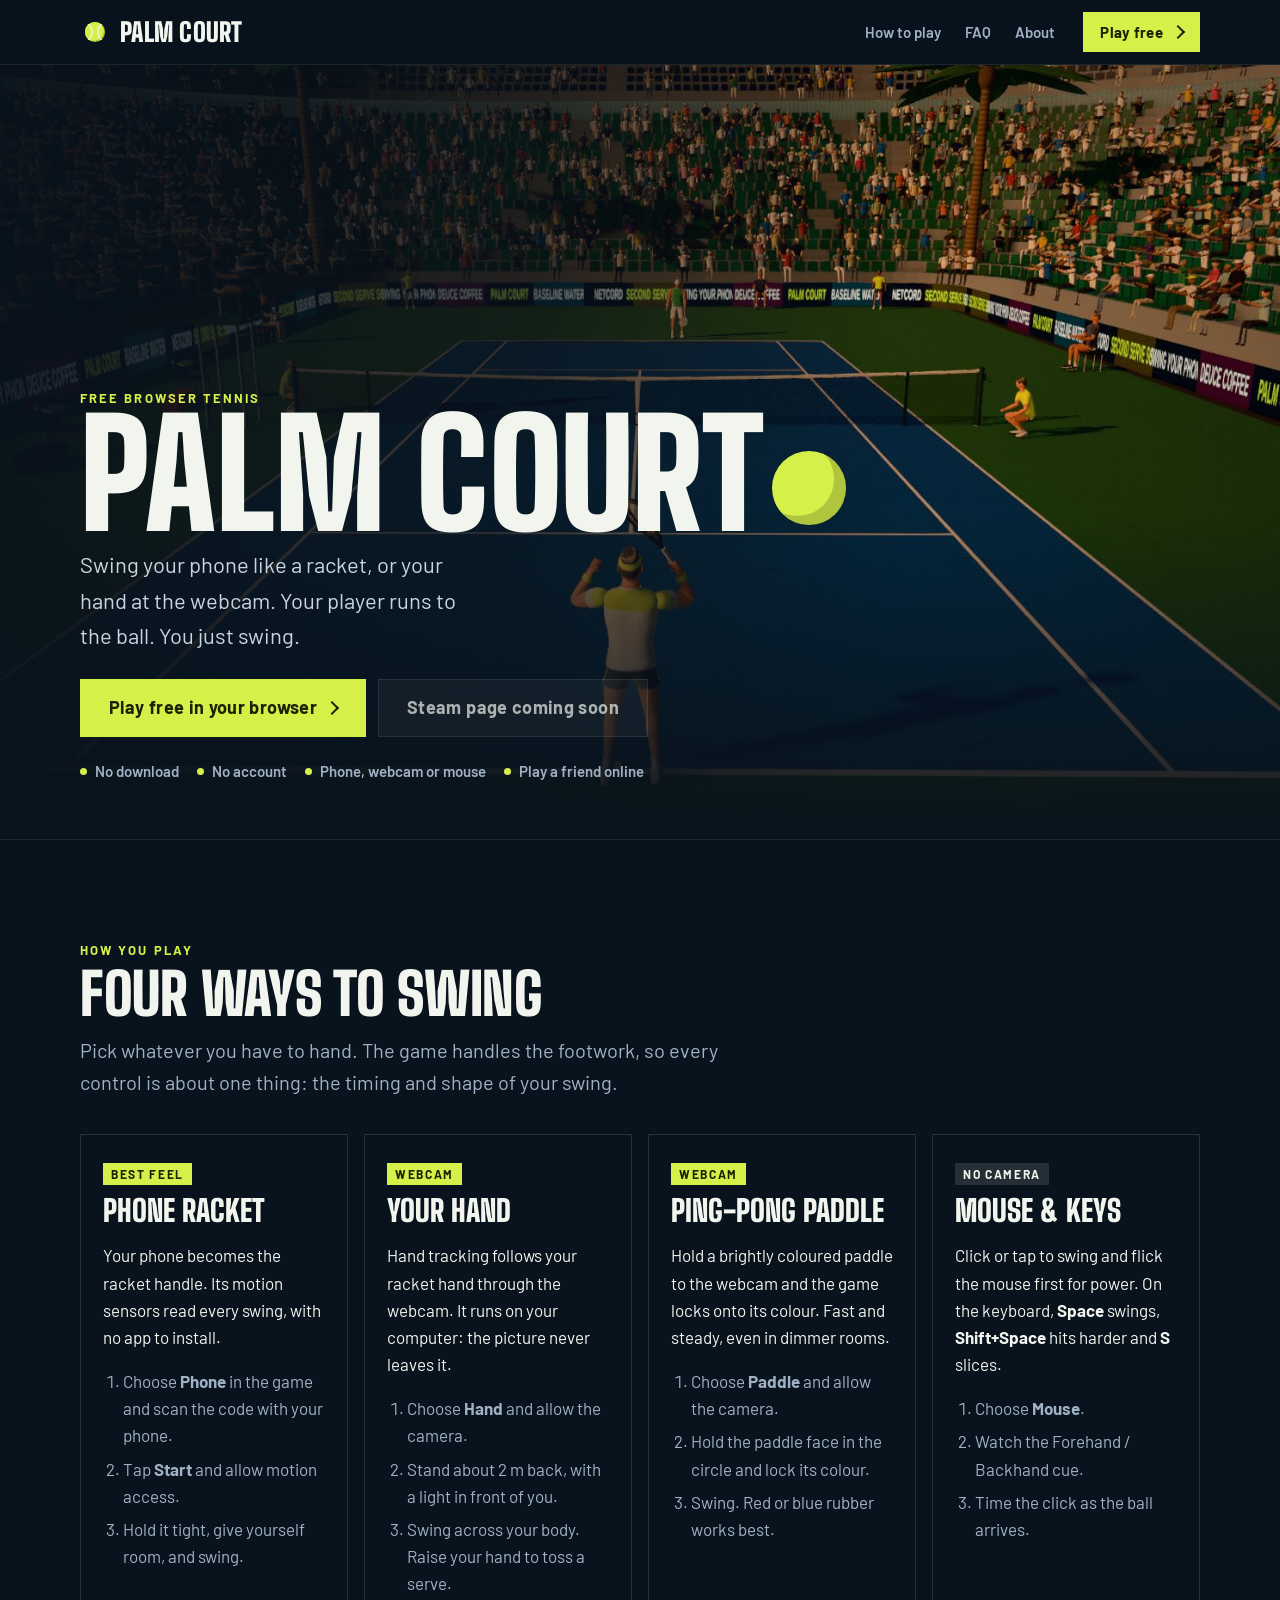
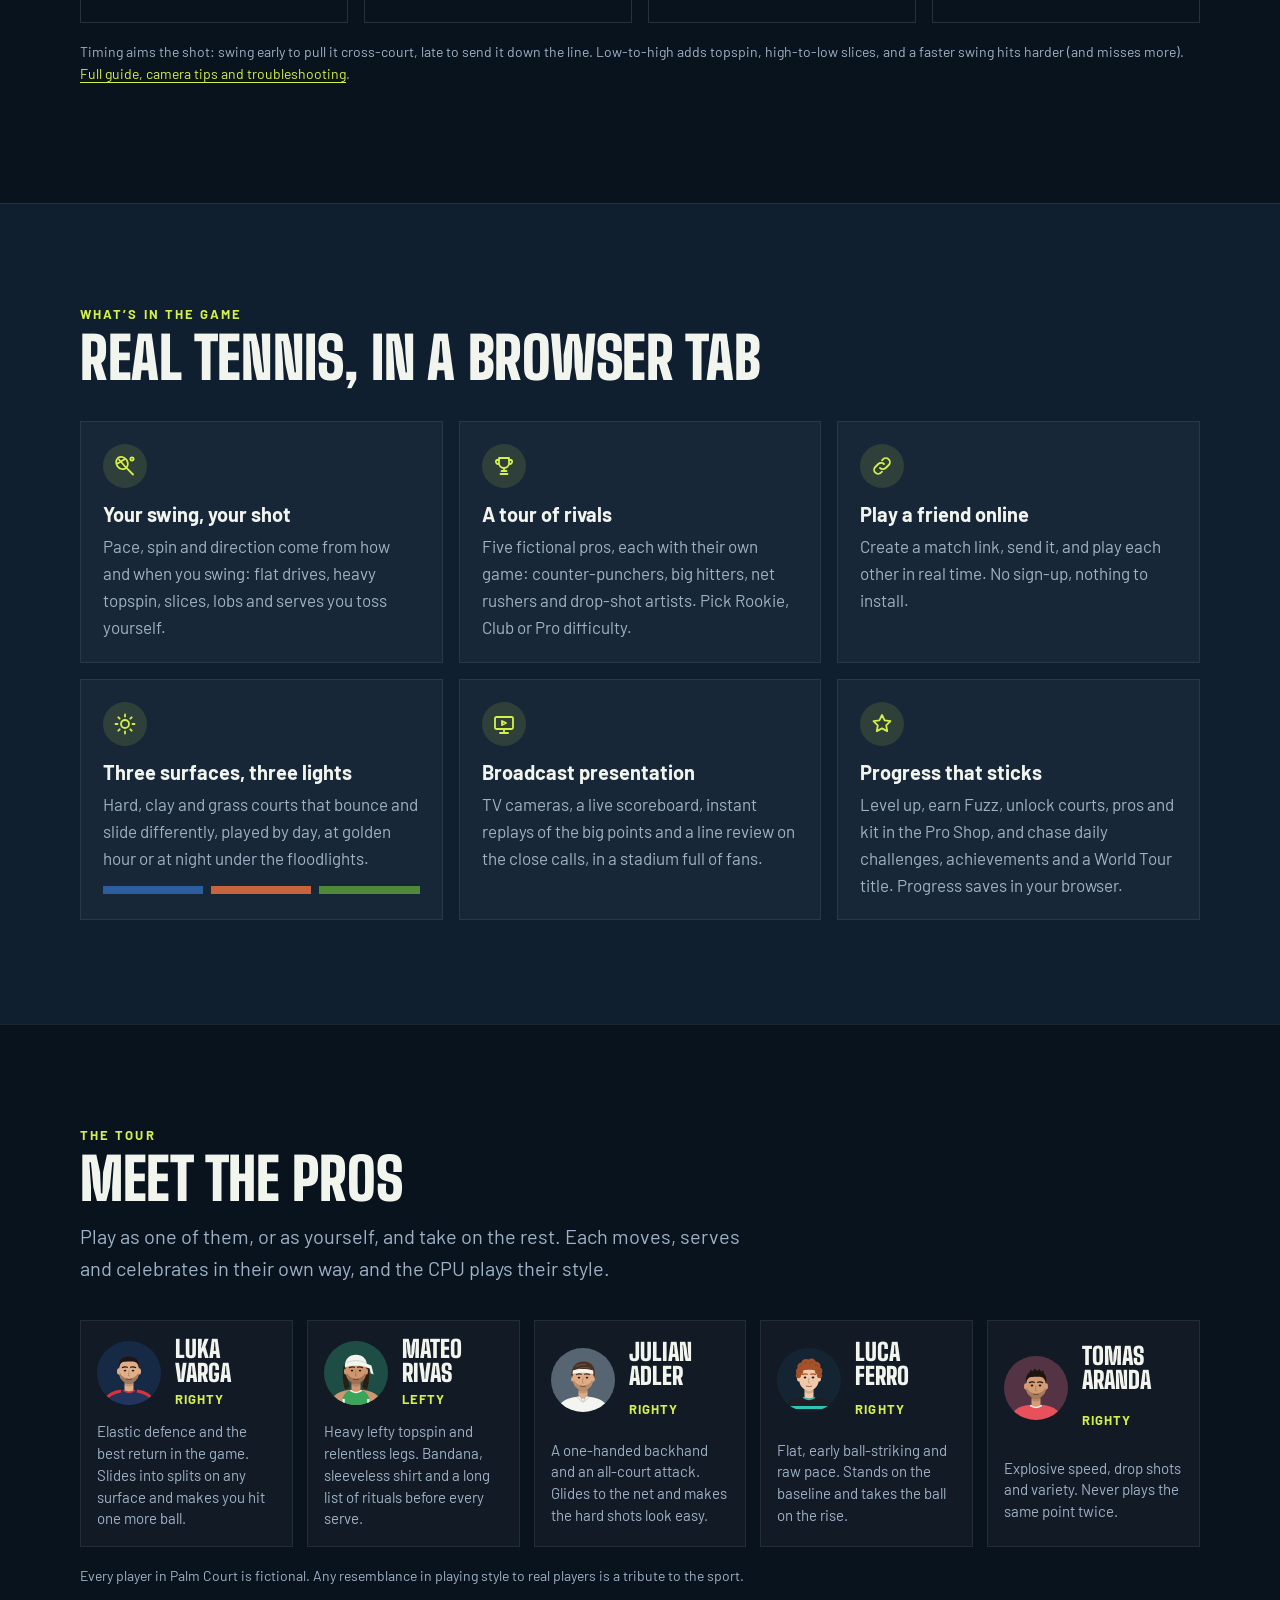
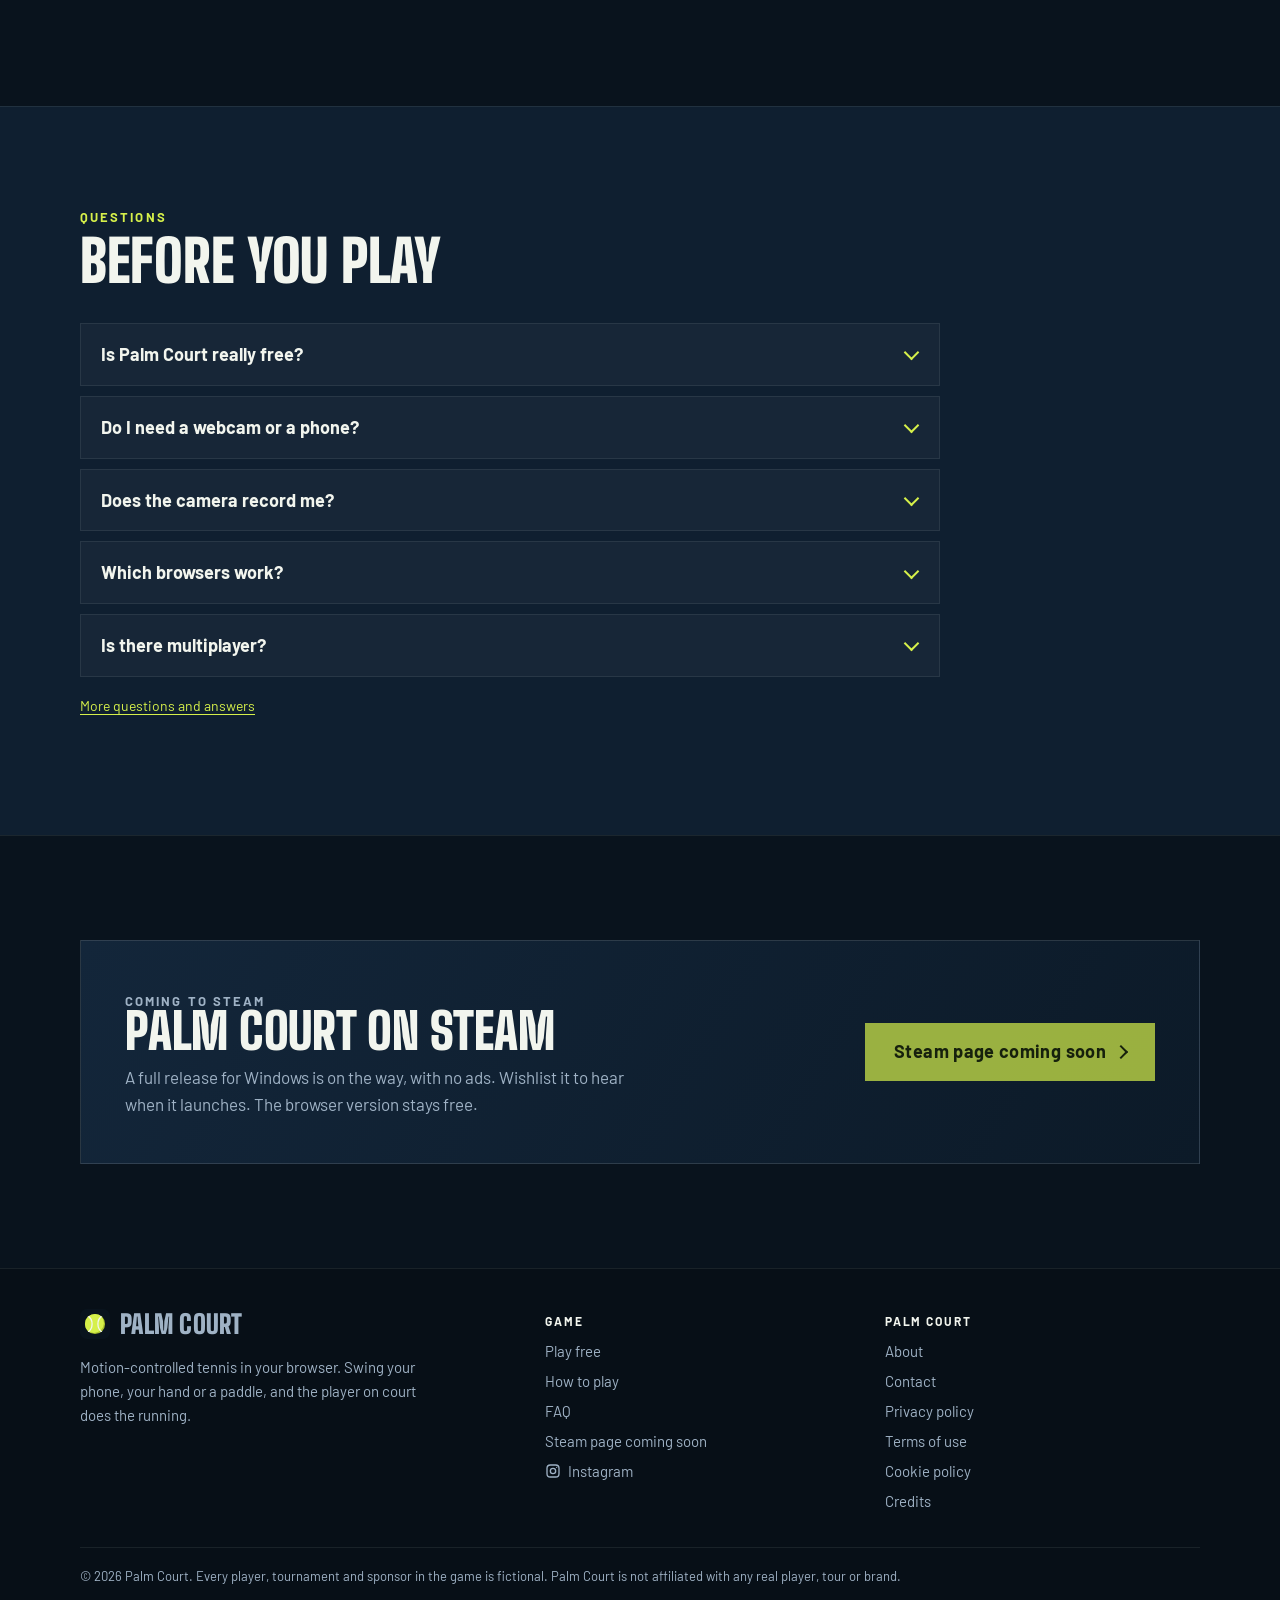
<file: index.html>
<!doctype html>
<html lang="en">
<head>
<meta charset="utf-8">
<meta name="viewport" content="width=device-width, initial-scale=1, viewport-fit=cover">
<script>/* Old share links (…/?join=CODE) pointed at the game, which now lives in play/. Send them there. */
if (/[?&](join|portal|edition|unlockAll|adTest|adEvery|showWishlist|consent)=/.test(location.search)) location.replace('play/' + location.search + location.hash);</script>
<title>Palm Court: free motion-controlled tennis in your browser</title>
<meta name="description" content="Play tennis by swinging your phone like a racket, or your hand at a webcam. Free in your browser, no download or account. Take on the pros or a friend online.">
<!-- Addresses use the placeholder palmcourt.example: tools/build-site.mjs swaps in SITE_URL from site/config.mjs. -->
<link rel="canonical" href="https://palmcourt.example/">
<meta property="og:type" content="website">
<meta property="og:site_name" content="Palm Court">
<meta property="og:title" content="Palm Court: free motion-controlled tennis in your browser">
<meta property="og:description" content="Play tennis by swinging your phone like a racket, or your hand at a webcam. Free in your browser, no download or account. Take on the pros or a friend online.">
<meta property="og:url" content="https://palmcourt.example/">
<meta property="og:image" content="https://palmcourt.example/site/og.jpg">
<meta property="og:image:width" content="1200"><meta property="og:image:height" content="630">
<meta property="og:image:alt" content="A Palm Court match at golden hour on a blue hard court in a packed stadium">
<meta name="twitter:card" content="summary_large_image">
<meta name="theme-color" content="#09131d">
<link rel="icon" href="site/icon.svg" type="image/svg+xml">
<link rel="apple-touch-icon" href="site/apple-touch-icon.png">
<link rel="manifest" href="manifest.webmanifest">
<link rel="preconnect" href="https://fonts.googleapis.com">
<link rel="preconnect" href="https://fonts.gstatic.com" crossorigin>
<link rel="stylesheet" href="https://fonts.googleapis.com/css2?family=Big+Shoulders+Display:wght@700;900&family=Barlow:wght@400;600;700&display=swap">
<link rel="stylesheet" href="site/site.css">
<script src="site/site.js" defer></script>
<script type="application/ld+json">{"@context":"https://schema.org","@type":"VideoGame","name":"Palm Court","url":"https://palmcourt.example/","image":"https://palmcourt.example/site/og.jpg","description":"Motion-controlled tennis in your browser: swing your phone like a racket, or your hand or a ping-pong paddle at a webcam. Play the CPU or a friend online.","genre":["Sports","Tennis"],"gamePlatform":["Web browser"],"applicationCategory":"Game","operatingSystem":"Any (modern web browser)","playMode":["SinglePlayer","MultiPlayer"],"inLanguage":"en","isAccessibleForFree":true,"sameAs":["https://www.instagram.com/palmcourt.game/"],"offers":{"@type":"Offer","price":"0","priceCurrency":"USD"}}</script>
<!-- AdSense tag: the deploy step writes it on the next line once site/config.mjs has a publisher id. -->
<!-- adsense -->
</head>
<body>
<a class="skip" href="#main">Skip to content</a>
<header class="site-head">
  <div class="wrap">
    <a class="logo" href="./"><img src="site/icon.svg" alt="" width="30" height="30">Palm Court</a>
    <nav class="nav" aria-label="Main"><a href="how-to-play.html">How to play</a><a href="faq.html">FAQ</a><a href="about.html">About</a></nav>
    <a class="btn primary" href="play/">Play free</a>
  </div>
</header>
<main id="main">
<section class="hero">
  <img class="hero-img" src="site/img/hero-1600.jpg" srcset="site/img/hero-960.jpg 960w, site/img/hero-1600.jpg 1600w" sizes="100vw" width="1600" height="900" alt="A Palm Court match at golden hour: a player on a blue hard court in a packed stadium lined with palm trees" fetchpriority="high">
  <div class="wrap">
    <p class="eyebrow">Free browser tennis</p>
    <h1>Palm Court<span class="ball" aria-hidden="true"></span></h1>
    <p class="lede">Swing your phone like a racket, or your hand at the webcam. Your player runs to the ball. You just swing.</p>
    <div class="actions">
      <a class="btn primary big" href="play/">Play free in your browser</a>
      <a class="btn big" data-steam href="https://store.steampowered.com/app/YOUR_APP_ID/Palm_Court/"><span>Wishlist on Steam</span></a>
    </div>
    <ul class="chips"><li>No download</li><li>No account</li><li>Phone, webcam or mouse</li><li>Play a friend online</li></ul>
  </div>
</section>

<section class="section" id="controls" aria-labelledby="controls-h">
  <div class="wrap">
    <div class="section-head">
      <p class="eyebrow">How you play</p>
      <h2 id="controls-h">Four ways to swing</h2>
      <p class="lede">Pick whatever you have to hand. The game handles the footwork, so every control is about one thing: the timing and shape of your swing.</p>
    </div>
    <div class="ways">
      <div class="way">
        <span class="tagline">Best feel</span>
        <h3>Phone racket</h3>
        <p>Your phone becomes the racket handle. Its motion sensors read every swing, with no app to install.</p>
        <ol><li>Choose <b>Phone</b> in the game and scan the code with your phone.</li><li>Tap <b>Start</b> and allow motion access.</li><li>Hold it tight, give yourself room, and swing.</li></ol>
      </div>
      <div class="way">
        <span class="tagline">Webcam</span>
        <h3>Your hand</h3>
        <p>Hand tracking follows your racket hand through the webcam. It runs on your computer: the picture never leaves it.</p>
        <ol><li>Choose <b>Hand</b> and allow the camera.</li><li>Stand about 2&nbsp;m back, with a light in front of you.</li><li>Swing across your body. Raise your hand to toss a serve.</li></ol>
      </div>
      <div class="way">
        <span class="tagline">Webcam</span>
        <h3>Ping-pong paddle</h3>
        <p>Hold a brightly coloured paddle to the webcam and the game locks onto its colour. Fast and steady, even in dimmer rooms.</p>
        <ol><li>Choose <b>Paddle</b> and allow the camera.</li><li>Hold the paddle face in the circle and lock its colour.</li><li>Swing. Red or blue rubber works best.</li></ol>
      </div>
      <div class="way">
        <span class="tagline muted">No camera</span>
        <h3>Mouse &amp; keys</h3>
        <p>Click or tap to swing and flick the mouse first for power. On the keyboard, <b>Space</b> swings, <b>Shift+Space</b> hits harder and <b>S</b> slices.</p>
        <ol><li>Choose <b>Mouse</b>.</li><li>Watch the Forehand / Backhand cue.</li><li>Time the click as the ball arrives.</li></ol>
      </div>
    </div>
    <p class="note">Timing aims the shot: swing early to pull it cross-court, late to send it down the line. Low-to-high adds topspin, high-to-low slices, and a faster swing hits harder (and misses more). <a href="how-to-play.html">Full guide, camera tips and troubleshooting</a>.</p>
  </div>
</section>

<section class="section tint" id="features" aria-labelledby="features-h">
  <div class="wrap">
    <div class="section-head">
      <p class="eyebrow">What’s in the game</p>
      <h2 id="features-h">Real tennis, in a browser tab</h2>
    </div>
    <div class="grid">
      <div class="card"><span class="ico" aria-hidden="true"><svg viewBox="0 0 24 24" fill="none" stroke="currentColor" stroke-width="1.8" stroke-linecap="round" stroke-linejoin="round"><ellipse cx="9" cy="9" rx="5.5" ry="6.5" transform="rotate(-35 9 9)"/><path d="M12.8 13.2 20 20.5M6 5.5l6 7M4.6 9.6l7-4.4"/><circle cx="19" cy="5" r="1.6"/></svg></span><h3>Your swing, your shot</h3><p>Pace, spin and direction come from how and when you swing: flat drives, heavy topspin, slices, lobs and serves you toss yourself.</p></div>
      <div class="card"><span class="ico" aria-hidden="true"><svg viewBox="0 0 24 24" fill="none" stroke="currentColor" stroke-width="1.8" stroke-linecap="round" stroke-linejoin="round"><path d="M7 4h10v5a5 5 0 0 1-10 0z"/><path d="M7 6H4.5a2.5 2.5 0 0 0 2.6 4M17 6h2.5a2.5 2.5 0 0 1-2.6 4M12 14v3M8.5 20h7M9.5 17h5"/></svg></span><h3>A tour of rivals</h3><p>Five fictional pros, each with their own game: counter-punchers, big hitters, net rushers and drop-shot artists. Pick Rookie, Club or Pro difficulty.</p></div>
      <div class="card"><span class="ico" aria-hidden="true"><svg viewBox="0 0 24 24" fill="none" stroke="currentColor" stroke-width="1.8" stroke-linecap="round" stroke-linejoin="round"><path d="M10 14a4 4 0 0 0 5.7 0l3-3a4 4 0 0 0-5.7-5.7l-1 1"/><path d="M14 10a4 4 0 0 0-5.7 0l-3 3a4 4 0 0 0 5.7 5.7l1-1"/></svg></span><h3>Play a friend online</h3><p>Create a match link, send it, and play each other in real time. No sign-up, nothing to install.</p></div>
      <div class="card"><span class="ico" aria-hidden="true"><svg viewBox="0 0 24 24" fill="none" stroke="currentColor" stroke-width="1.8" stroke-linecap="round" stroke-linejoin="round"><circle cx="12" cy="12" r="4"/><path d="M12 2.5v2M12 19.5v2M2.5 12h2M19.5 12h2M5.3 5.3l1.4 1.4M17.3 17.3l1.4 1.4M5.3 18.7l1.4-1.4M17.3 6.7l1.4-1.4"/></svg></span><h3>Three surfaces, three lights</h3><p>Hard, clay and grass courts that bounce and slide differently, played by day, at golden hour or at night under the floodlights.</p><div class="surfaces" aria-hidden="true"><span style="background:var(--court)"></span><span style="background:var(--clay)"></span><span style="background:var(--grass)"></span></div></div>
      <div class="card"><span class="ico" aria-hidden="true"><svg viewBox="0 0 24 24" fill="none" stroke="currentColor" stroke-width="1.8" stroke-linecap="round" stroke-linejoin="round"><rect x="3" y="5" width="18" height="12" rx="1.5"/><path d="M8 21h8M12 17v4M10 9l4 2-4 2z"/></svg></span><h3>Broadcast presentation</h3><p>TV cameras, a live scoreboard, instant replays of the big points and a line review on the close calls, in a stadium full of fans.</p></div>
      <div class="card"><span class="ico" aria-hidden="true"><svg viewBox="0 0 24 24" fill="none" stroke="currentColor" stroke-width="1.8" stroke-linecap="round" stroke-linejoin="round"><path d="M12 3l2.6 5.3 5.9.9-4.3 4.1 1 5.8L12 16.4 6.8 19.1l1-5.8L3.5 9.2l5.9-.9z"/></svg></span><h3>Progress that sticks</h3><p>Level up, earn Fuzz, unlock courts, pros and kit in the Pro Shop, and chase daily challenges, achievements and a World Tour title. Progress saves in your browser.</p></div>
    </div>
  </div>
</section>

<section class="section" id="pros" aria-labelledby="pros-h">
  <div class="wrap">
    <div class="section-head">
      <p class="eyebrow">The tour</p>
      <h2 id="pros-h">Meet the pros</h2>
      <p class="lede">Play as one of them, or as yourself, and take on the rest. Each moves, serves and celebrates in their own way, and the CPU plays their style.</p>
    </div>
    <div class="pros">
      <div class="pro"><img src="site/img/pros/varga.svg" alt="" width="64" height="64" loading="lazy"><b>Luka Varga</b><span class="meta">Righty</span><p>Elastic defence and the best return in the game. Slides into splits on any surface and makes you hit one more ball.</p></div>
      <div class="pro"><img src="site/img/pros/rivas.svg" alt="" width="64" height="64" loading="lazy"><b>Mateo Rivas</b><span class="meta">Lefty</span><p>Heavy lefty topspin and relentless legs. Bandana, sleeveless shirt and a long list of rituals before every serve.</p></div>
      <div class="pro"><img src="site/img/pros/adler.svg" alt="" width="64" height="64" loading="lazy"><b>Julian Adler</b><span class="meta">Righty</span><p>A one-handed backhand and an all-court attack. Glides to the net and makes the hard shots look easy.</p></div>
      <div class="pro"><img src="site/img/pros/ferro.svg" alt="" width="64" height="64" loading="lazy"><b>Luca Ferro</b><span class="meta">Righty</span><p>Flat, early ball-striking and raw pace. Stands on the baseline and takes the ball on the rise.</p></div>
      <div class="pro"><img src="site/img/pros/aranda.svg" alt="" width="64" height="64" loading="lazy"><b>Tomas Aranda</b><span class="meta">Righty</span><p>Explosive speed, drop shots and variety. Never plays the same point twice.</p></div>
    </div>
    <p class="note">Every player in Palm Court is fictional. Any resemblance in playing style to real players is a tribute to the sport.</p>
  </div>
</section>

<aside class="ad" aria-label="Advertisement" hidden><span class="ad-label">Advertisement</span><ins class="adsbygoogle" style="display:block" data-ad-client="ca-pub-0000000000000000" data-ad-slot="0000000000" data-ad-format="auto" data-full-width-responsive="true"></ins></aside>

<section class="section tint" id="faq" aria-labelledby="faq-h">
  <div class="wrap">
    <div class="section-head">
      <p class="eyebrow">Questions</p>
      <h2 id="faq-h">Before you play</h2>
    </div>
    <div class="faq">
  <details>
    <summary>Is Palm Court really free?</summary>
    <div><p>Yes. The browser version is free to play, with no account and no download. It shows a few ads between matches, which is what keeps it free. There are no in-app purchases: everything in the game is earned by playing.</p></div>
  </details>
  <details>
    <summary>Do I need a webcam or a phone?</summary>
    <div><p>No. You can play with a mouse or the keyboard. A phone (used as the racket) or a webcam (tracking your hand or a ping-pong paddle) makes it feel like real tennis.</p></div>
  </details>
  <details>
    <summary>Does the camera record me?</summary>
    <div><p>No. Camera frames are analysed on your own computer, in the page, and thrown away. They are never uploaded, recorded or saved. Read the <a href="privacy.html">privacy policy</a>.</p></div>
  </details>
  <details>
    <summary>Which browsers work?</summary>
    <div><p>Current versions of Chrome, Edge, Firefox and Safari on a computer. Chrome and Edge give the smoothest webcam tracking. The phone racket works in the phone’s own browser.</p></div>
  </details>
  <details>
    <summary>Is there multiplayer?</summary>
    <div><p>Yes. Create a match link, send it to a friend and play each other in real time. Neither of you needs an account.</p></div>
  </details>
    </div>
    <p class="note"><a href="faq.html">More questions and answers</a></p>
  </div>
</section>

<section class="section" aria-labelledby="steam-h">
  <div class="wrap">
    <div class="cta">
      <div>
        <p class="eyebrow">Coming to Steam</p>
        <h2 id="steam-h">Palm Court on Steam</h2>
        <p>A full release for Windows is on the way, with no ads. Wishlist it to hear when it launches. The browser version stays free.</p>
      </div>
      <a class="btn primary big" data-steam href="https://store.steampowered.com/app/YOUR_APP_ID/Palm_Court/"><span>Wishlist on Steam</span></a>
    </div>
  </div>
</section>
</main>
<footer class="site-foot">
  <div class="wrap">
    <div>
      <a class="logo" href="./"><img src="site/icon.svg" alt="" width="30" height="30" loading="lazy">Palm Court</a>
      <p>Motion-controlled tennis in your browser. Swing your phone, your hand or a paddle, and the player on court does the running.</p>
    </div>
    <div>
      <h2>Game</h2>
      <ul><li><a href="play/">Play free</a></li><li><a href="how-to-play.html">How to play</a></li><li><a href="faq.html">FAQ</a></li><li><a data-steam href="https://store.steampowered.com/app/YOUR_APP_ID/Palm_Court/"><span>Wishlist on Steam</span></a></li><li><a class="social" href="https://www.instagram.com/palmcourt.game/" target="_blank" rel="noopener" aria-label="Instagram: @palmcourt.game (opens in a new tab)"><svg aria-hidden="true" focusable="false" width="16" height="16" viewBox="0 0 24 24" fill="none" stroke="currentColor" stroke-width="2"><rect x="3" y="3" width="18" height="18" rx="5"/><circle cx="12" cy="12" r="4"/><circle cx="17.5" cy="6.5" r="1" fill="currentColor" stroke="none"/></svg>Instagram</a></li></ul>
    </div>
    <div>
      <h2>Palm Court</h2>
      <ul><li><a href="about.html">About</a></li><li><a href="contact.html">Contact</a></li><li><a href="privacy.html">Privacy policy</a></li><li><a href="terms.html">Terms of use</a></li><li><a href="cookies.html">Cookie policy</a></li><li><a href="credits.html">Credits</a></li></ul>
    </div>
    <p class="fine">© <span data-year>2026</span> Palm Court. Every player, tournament and sponsor in the game is fictional. Palm Court is not affiliated with any real player, tour or brand.</p>
  </div>
</footer>
</body>
</html>
</file>
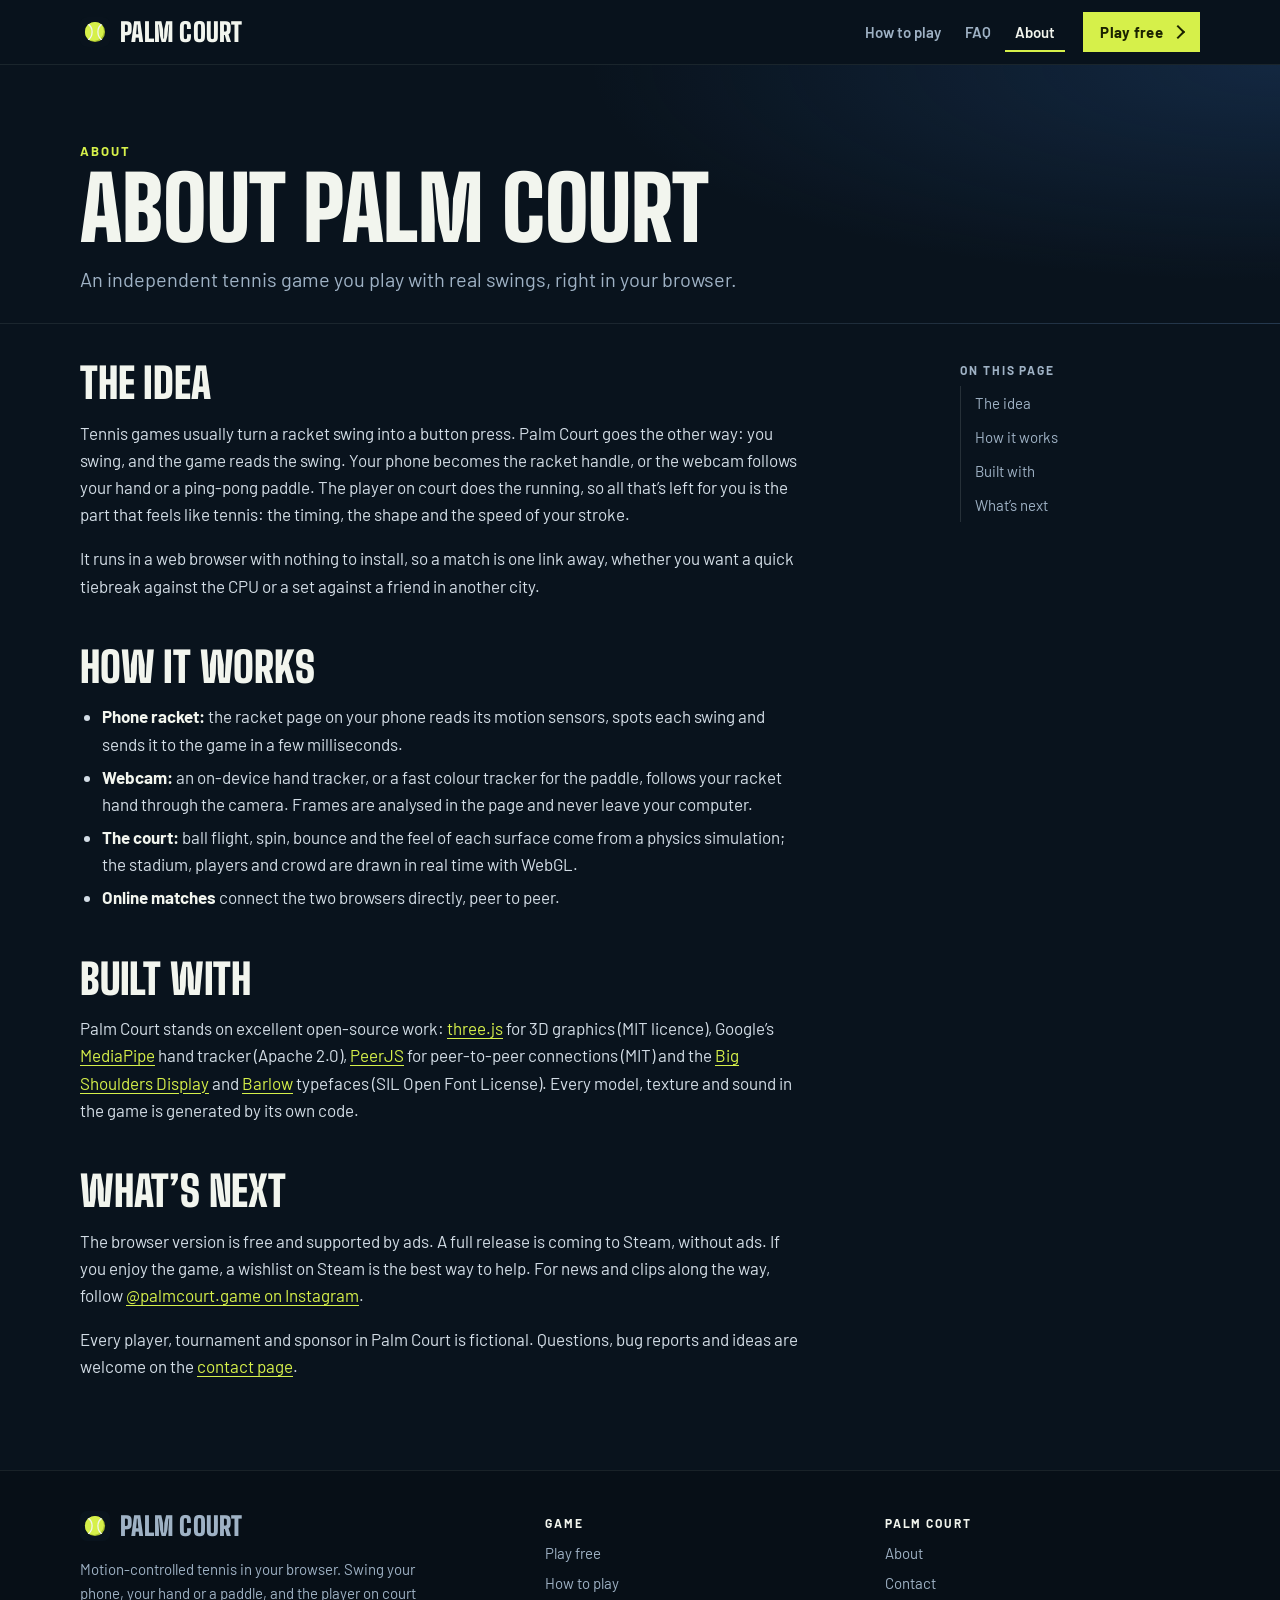
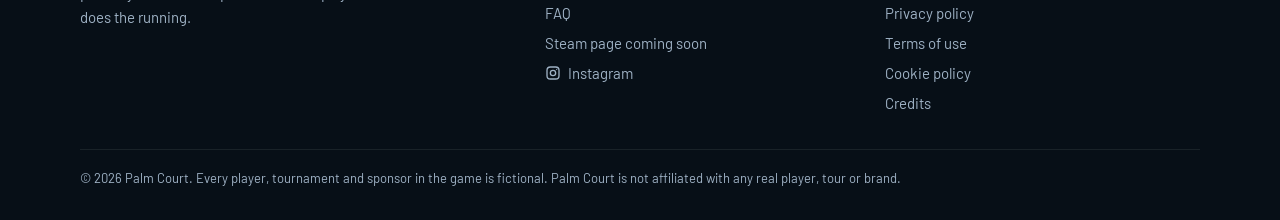
<file: about.html>
<!doctype html>
<html lang="en">
<head>
<meta charset="utf-8">
<meta name="viewport" content="width=device-width, initial-scale=1, viewport-fit=cover">
<title>About Palm Court</title>
<meta name="description" content="Palm Court is an independent tennis game you play with real swings, in a web browser. How it works, what it is built with, and where it is going next.">
<!-- Addresses use the placeholder palmcourt.example: tools/build-site.mjs swaps in SITE_URL from site/config.mjs. -->
<link rel="canonical" href="https://palmcourt.example/about.html">
<meta property="og:type" content="article">
<meta property="og:site_name" content="Palm Court">
<meta property="og:title" content="About Palm Court">
<meta property="og:description" content="Palm Court is an independent tennis game you play with real swings, in a web browser. How it works, what it is built with, and where it is going next.">
<meta property="og:url" content="https://palmcourt.example/about.html">
<meta property="og:image" content="https://palmcourt.example/site/og.jpg">
<meta property="og:image:width" content="1200"><meta property="og:image:height" content="630">
<meta property="og:image:alt" content="A Palm Court match at golden hour on a blue hard court in a packed stadium">
<meta name="twitter:card" content="summary_large_image">
<meta name="theme-color" content="#09131d">
<link rel="icon" href="site/icon.svg" type="image/svg+xml">
<link rel="apple-touch-icon" href="site/apple-touch-icon.png">
<link rel="manifest" href="manifest.webmanifest">
<link rel="preconnect" href="https://fonts.googleapis.com">
<link rel="preconnect" href="https://fonts.gstatic.com" crossorigin>
<link rel="stylesheet" href="https://fonts.googleapis.com/css2?family=Big+Shoulders+Display:wght@700;900&family=Barlow:wght@400;600;700&display=swap">
<link rel="stylesheet" href="site/site.css">
<script src="site/site.js" defer></script>
<!-- AdSense tag: the deploy step writes it on the next line once site/config.mjs has a publisher id. -->
<!-- adsense -->
</head>
<body>
<a class="skip" href="#main">Skip to content</a>
<header class="site-head">
  <div class="wrap">
    <a class="logo" href="./"><img src="site/icon.svg" alt="" width="30" height="30">Palm Court</a>
    <nav class="nav" aria-label="Main"><a href="how-to-play.html">How to play</a><a href="faq.html">FAQ</a><a href="about.html" aria-current="page">About</a></nav>
    <a class="btn primary" href="play/">Play free</a>
  </div>
</header>
<main id="main">
<section class="page-head">
  <div class="wrap">
    <p class="eyebrow">About</p>
    <h1>About Palm Court</h1>
    <p class="lede">An independent tennis game you play with real swings, right in your browser.</p>
  </div>
</section>
<div class="wrap layout">
  <article class="prose">
    <h2 id="idea">The idea</h2>
    <p>Tennis games usually turn a racket swing into a button press. Palm Court goes the other way: you swing, and the game reads the swing. Your phone becomes the racket handle, or the webcam follows your hand or a ping-pong paddle. The player on court does the running, so all that’s left for you is the part that feels like tennis: the timing, the shape and the speed of your stroke.</p>
    <p>It runs in a web browser with nothing to install, so a match is one link away, whether you want a quick tiebreak against the CPU or a set against a friend in another city.</p>
    <h2 id="how">How it works</h2>
    <ul>
    <li><strong>Phone racket:</strong> the racket page on your phone reads its motion sensors, spots each swing and sends it to the game in a few milliseconds.</li>
    <li><strong>Webcam:</strong> an on-device hand tracker, or a fast colour tracker for the paddle, follows your racket hand through the camera. Frames are analysed in the page and never leave your computer.</li>
    <li><strong>The court:</strong> ball flight, spin, bounce and the feel of each surface come from a physics simulation; the stadium, players and crowd are drawn in real time with WebGL.</li>
    <li><strong>Online matches</strong> connect the two browsers directly, peer to peer.</li>
    </ul>
    <aside class="ad" aria-label="Advertisement" hidden><span class="ad-label">Advertisement</span><ins class="adsbygoogle" style="display:block" data-ad-client="ca-pub-0000000000000000" data-ad-slot="0000000000" data-ad-format="auto" data-full-width-responsive="true"></ins></aside>
    <h2 id="built-with">Built with</h2>
    <p>Palm Court stands on excellent open-source work: <a href="https://threejs.org/">three.js</a> for 3D graphics (MIT licence), Google’s <a href="https://ai.google.dev/edge/mediapipe/solutions/vision/hand_landmarker">MediaPipe</a> hand tracker (Apache 2.0), <a href="https://peerjs.com/">PeerJS</a> for peer-to-peer connections (MIT) and the <a href="https://fonts.google.com/specimen/Big+Shoulders+Display">Big Shoulders Display</a> and <a href="https://fonts.google.com/specimen/Barlow">Barlow</a> typefaces (SIL Open Font License). Every model, texture and sound in the game is generated by its own code.</p>
    <h2 id="next">What’s next</h2>
    <p>The browser version is free and supported by ads. A full release is coming to Steam, without ads. If you enjoy the game, a wishlist on Steam is the best way to help. For news and clips along the way, follow <a href="https://www.instagram.com/palmcourt.game/" target="_blank" rel="noopener">@palmcourt.game on Instagram</a>.</p>
    <p>Every player, tournament and sponsor in Palm Court is fictional. Questions, bug reports and ideas are welcome on the <a href="contact.html">contact page</a>.</p>
  </article>
  <nav class="toc" aria-label="On this page"><b>On this page</b><ol><li><a href="#idea">The idea</a></li><li><a href="#how">How it works</a></li><li><a href="#built-with">Built with</a></li><li><a href="#next">What’s next</a></li></ol></nav>
</div>
</main>
<footer class="site-foot">
  <div class="wrap">
    <div>
      <a class="logo" href="./"><img src="site/icon.svg" alt="" width="30" height="30" loading="lazy">Palm Court</a>
      <p>Motion-controlled tennis in your browser. Swing your phone, your hand or a paddle, and the player on court does the running.</p>
    </div>
    <div>
      <h2>Game</h2>
      <ul><li><a href="play/">Play free</a></li><li><a href="how-to-play.html">How to play</a></li><li><a href="faq.html">FAQ</a></li><li><a data-steam href="https://store.steampowered.com/app/YOUR_APP_ID/Palm_Court/"><span>Wishlist on Steam</span></a></li><li><a class="social" href="https://www.instagram.com/palmcourt.game/" target="_blank" rel="noopener" aria-label="Instagram: @palmcourt.game (opens in a new tab)"><svg aria-hidden="true" focusable="false" width="16" height="16" viewBox="0 0 24 24" fill="none" stroke="currentColor" stroke-width="2"><rect x="3" y="3" width="18" height="18" rx="5"/><circle cx="12" cy="12" r="4"/><circle cx="17.5" cy="6.5" r="1" fill="currentColor" stroke="none"/></svg>Instagram</a></li></ul>
    </div>
    <div>
      <h2>Palm Court</h2>
      <ul><li><a href="about.html">About</a></li><li><a href="contact.html">Contact</a></li><li><a href="privacy.html">Privacy policy</a></li><li><a href="terms.html">Terms of use</a></li><li><a href="cookies.html">Cookie policy</a></li><li><a href="credits.html">Credits</a></li></ul>
    </div>
    <p class="fine">© <span data-year>2026</span> Palm Court. Every player, tournament and sponsor in the game is fictional. Palm Court is not affiliated with any real player, tour or brand.</p>
  </div>
</footer>
</body>
</html>
</file>
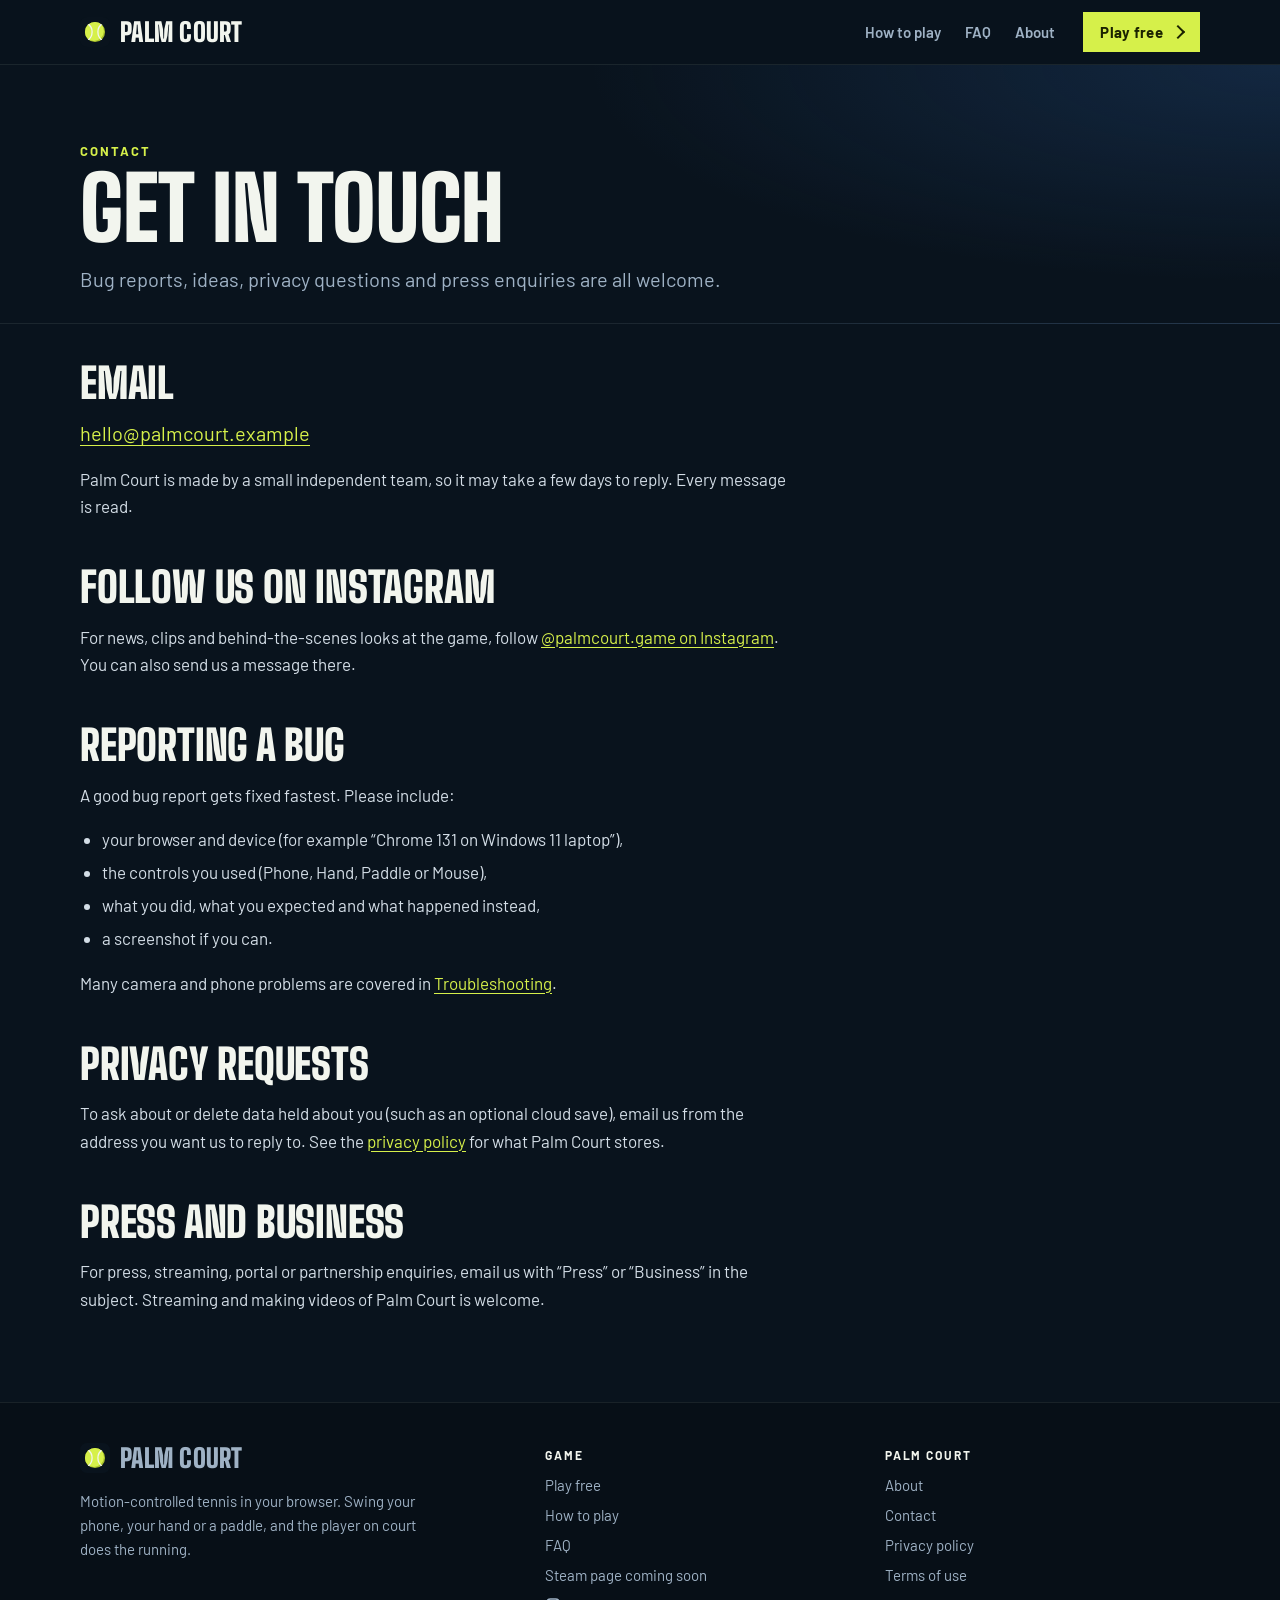
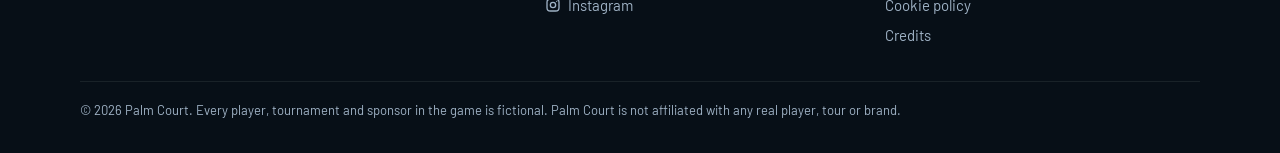
<file: contact.html>
<!doctype html>
<html lang="en">
<head>
<meta charset="utf-8">
<meta name="viewport" content="width=device-width, initial-scale=1, viewport-fit=cover">
<title>Contact Palm Court</title>
<meta name="description" content="Get in touch about Palm Court: bug reports, feedback, privacy requests, press and business enquiries.">
<!-- Addresses use the placeholder palmcourt.example: tools/build-site.mjs swaps in SITE_URL from site/config.mjs. -->
<link rel="canonical" href="https://palmcourt.example/contact.html">
<meta property="og:type" content="article">
<meta property="og:site_name" content="Palm Court">
<meta property="og:title" content="Contact Palm Court">
<meta property="og:description" content="Get in touch about Palm Court: bug reports, feedback, privacy requests, press and business enquiries.">
<meta property="og:url" content="https://palmcourt.example/contact.html">
<meta property="og:image" content="https://palmcourt.example/site/og.jpg">
<meta property="og:image:width" content="1200"><meta property="og:image:height" content="630">
<meta property="og:image:alt" content="A Palm Court match at golden hour on a blue hard court in a packed stadium">
<meta name="twitter:card" content="summary_large_image">
<meta name="theme-color" content="#09131d">
<link rel="icon" href="site/icon.svg" type="image/svg+xml">
<link rel="apple-touch-icon" href="site/apple-touch-icon.png">
<link rel="manifest" href="manifest.webmanifest">
<link rel="preconnect" href="https://fonts.googleapis.com">
<link rel="preconnect" href="https://fonts.gstatic.com" crossorigin>
<link rel="stylesheet" href="https://fonts.googleapis.com/css2?family=Big+Shoulders+Display:wght@700;900&family=Barlow:wght@400;600;700&display=swap">
<link rel="stylesheet" href="site/site.css">
<script src="site/site.js" defer></script>
<!-- AdSense tag: the deploy step writes it on the next line once site/config.mjs has a publisher id. -->
<!-- adsense -->
</head>
<body>
<a class="skip" href="#main">Skip to content</a>
<header class="site-head">
  <div class="wrap">
    <a class="logo" href="./"><img src="site/icon.svg" alt="" width="30" height="30">Palm Court</a>
    <nav class="nav" aria-label="Main"><a href="how-to-play.html">How to play</a><a href="faq.html">FAQ</a><a href="about.html">About</a></nav>
    <a class="btn primary" href="play/">Play free</a>
  </div>
</header>
<main id="main">
<section class="page-head">
  <div class="wrap">
    <p class="eyebrow">Contact</p>
    <h1>Get in touch</h1>
    <p class="lede">Bug reports, ideas, privacy questions and press enquiries are all welcome.</p>
  </div>
</section>
<div class="wrap layout single">
  <article class="prose">
    <h2 id="email">Email</h2>
    <p class="lede" style="margin-top:0"><a href="mailto:hello@palmcourt.example">hello@palmcourt.example</a></p>
    <p>Palm Court is made by a small independent team, so it may take a few days to reply. Every message is read.</p>
    <h2 id="instagram">Follow us on Instagram</h2>
    <p>For news, clips and behind-the-scenes looks at the game, follow <a href="https://www.instagram.com/palmcourt.game/" target="_blank" rel="noopener">@palmcourt.game on Instagram</a>. You can also send us a message there.</p>
    <h2 id="bugs">Reporting a bug</h2>
    <p>A good bug report gets fixed fastest. Please include:</p>
    <ul>
    <li>your browser and device (for example “Chrome 131 on Windows 11 laptop”),</li>
    <li>the controls you used (Phone, Hand, Paddle or Mouse),</li>
    <li>what you did, what you expected and what happened instead,</li>
    <li>a screenshot if you can.</li>
    </ul>
    <p>Many camera and phone problems are covered in <a href="how-to-play.html#troubleshooting">Troubleshooting</a>.</p>
    <h2 id="privacy">Privacy requests</h2>
    <p>To ask about or delete data held about you (such as an optional cloud save), email us from the address you want us to reply to. See the <a href="privacy.html">privacy policy</a> for what Palm Court stores.</p>
    <h2 id="press">Press and business</h2>
    <p>For press, streaming, portal or partnership enquiries, email us with “Press” or “Business” in the subject. Streaming and making videos of Palm Court is welcome.</p>
  </article>
</div>
</main>
<footer class="site-foot">
  <div class="wrap">
    <div>
      <a class="logo" href="./"><img src="site/icon.svg" alt="" width="30" height="30" loading="lazy">Palm Court</a>
      <p>Motion-controlled tennis in your browser. Swing your phone, your hand or a paddle, and the player on court does the running.</p>
    </div>
    <div>
      <h2>Game</h2>
      <ul><li><a href="play/">Play free</a></li><li><a href="how-to-play.html">How to play</a></li><li><a href="faq.html">FAQ</a></li><li><a data-steam href="https://store.steampowered.com/app/YOUR_APP_ID/Palm_Court/"><span>Wishlist on Steam</span></a></li><li><a class="social" href="https://www.instagram.com/palmcourt.game/" target="_blank" rel="noopener" aria-label="Instagram: @palmcourt.game (opens in a new tab)"><svg aria-hidden="true" focusable="false" width="16" height="16" viewBox="0 0 24 24" fill="none" stroke="currentColor" stroke-width="2"><rect x="3" y="3" width="18" height="18" rx="5"/><circle cx="12" cy="12" r="4"/><circle cx="17.5" cy="6.5" r="1" fill="currentColor" stroke="none"/></svg>Instagram</a></li></ul>
    </div>
    <div>
      <h2>Palm Court</h2>
      <ul><li><a href="about.html">About</a></li><li><a href="contact.html">Contact</a></li><li><a href="privacy.html">Privacy policy</a></li><li><a href="terms.html">Terms of use</a></li><li><a href="cookies.html">Cookie policy</a></li><li><a href="credits.html">Credits</a></li></ul>
    </div>
    <p class="fine">© <span data-year>2026</span> Palm Court. Every player, tournament and sponsor in the game is fictional. Palm Court is not affiliated with any real player, tour or brand.</p>
  </div>
</footer>
</body>
</html>
</file>
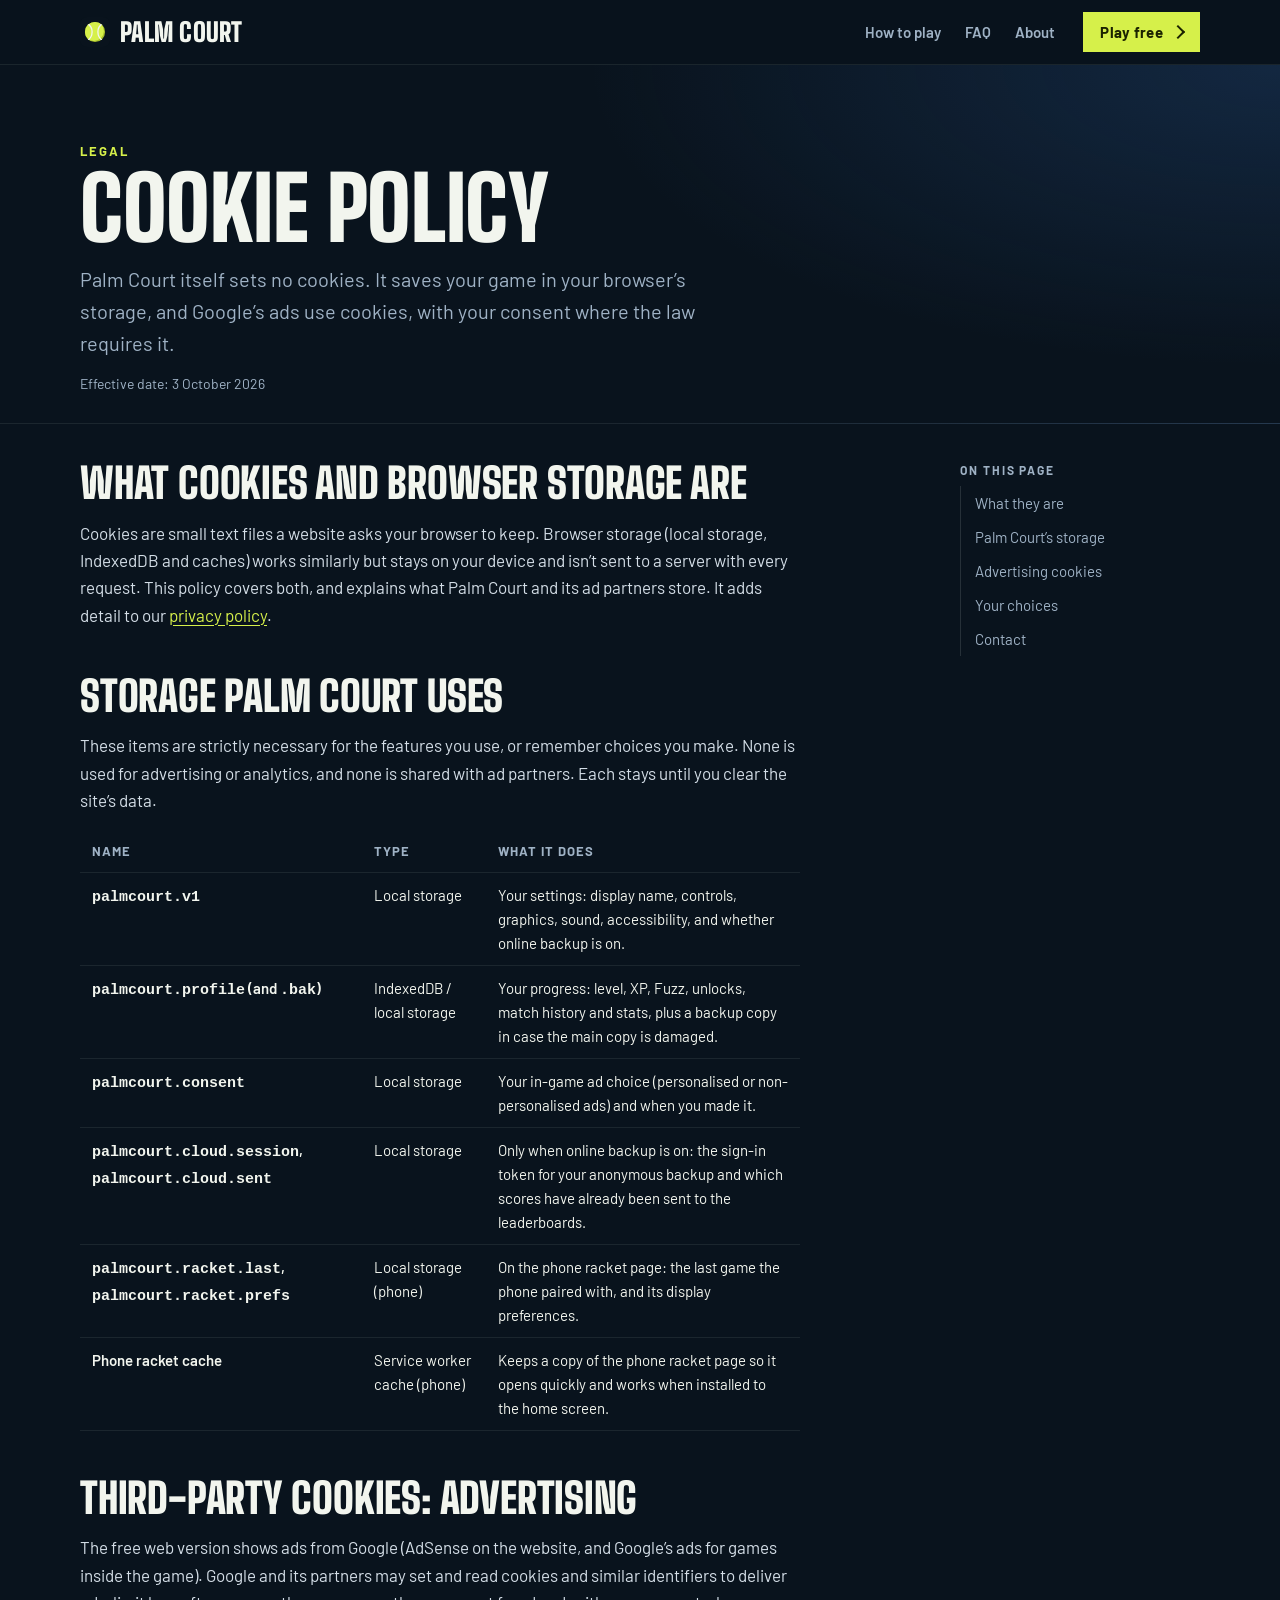
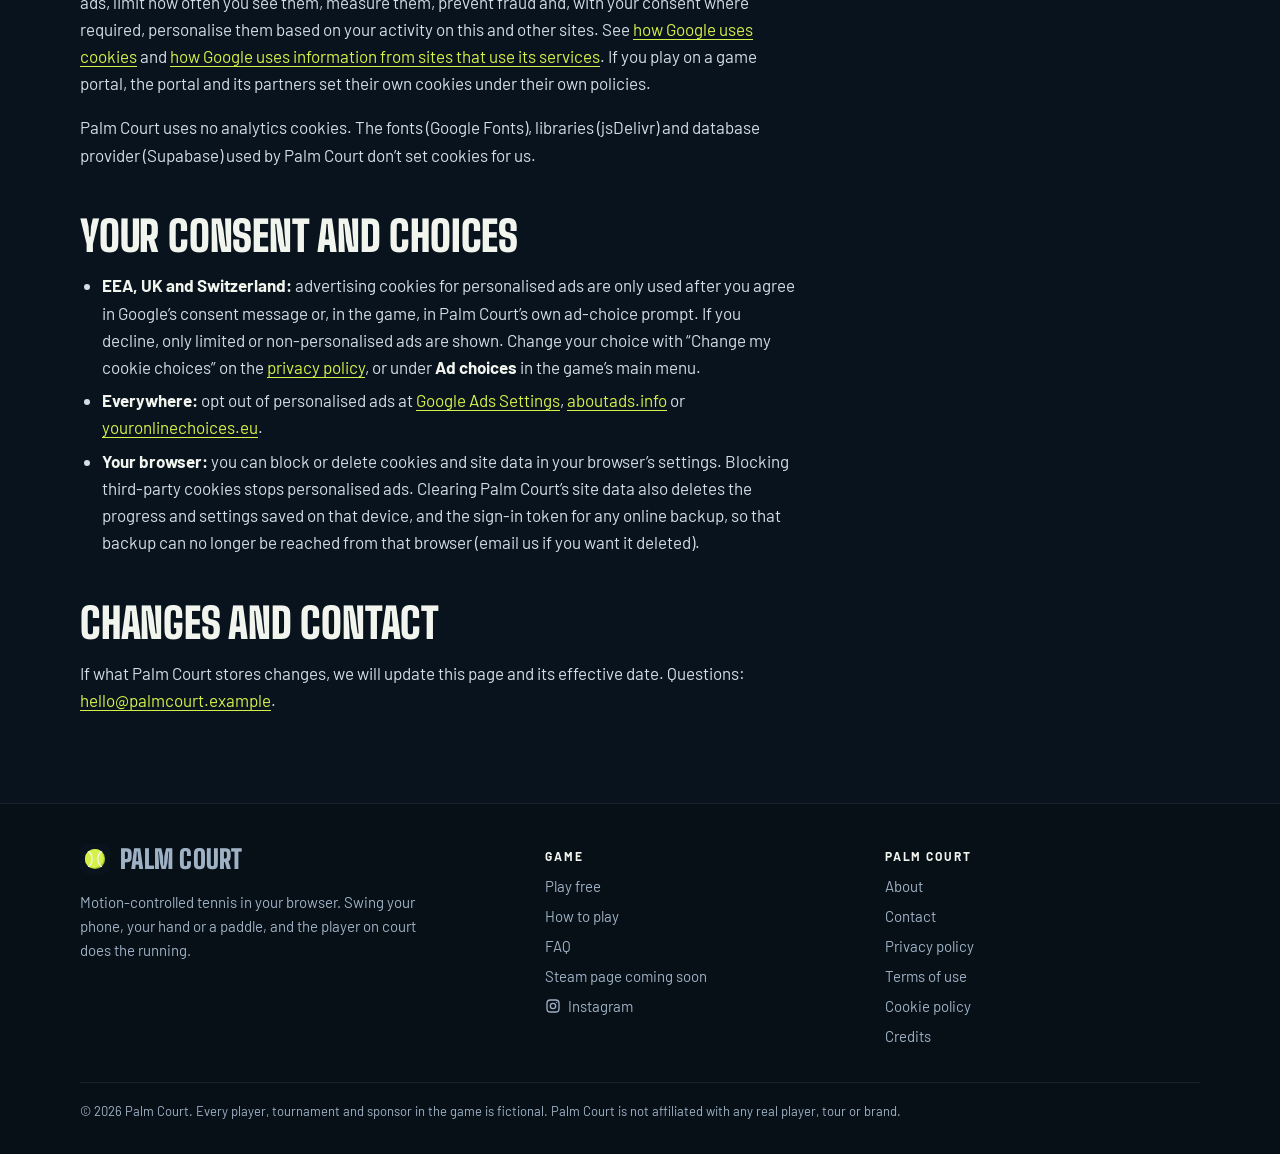
<file: cookies.html>
<!doctype html>
<html lang="en">
<head>
<meta charset="utf-8">
<meta name="viewport" content="width=device-width, initial-scale=1, viewport-fit=cover">
<title>Cookie policy | Palm Court</title>
<meta name="description" content="Which cookies and browser storage Palm Court and its ad partner Google use, why, and how to control them.">
<!-- Addresses use the placeholder palmcourt.example: tools/build-site.mjs swaps in SITE_URL from site/config.mjs. -->
<link rel="canonical" href="https://palmcourt.example/cookies.html">
<meta property="og:type" content="article">
<meta property="og:site_name" content="Palm Court">
<meta property="og:title" content="Cookie policy | Palm Court">
<meta property="og:description" content="Which cookies and browser storage Palm Court and its ad partner Google use, why, and how to control them.">
<meta property="og:url" content="https://palmcourt.example/cookies.html">
<meta property="og:image" content="https://palmcourt.example/site/og.jpg">
<meta property="og:image:width" content="1200"><meta property="og:image:height" content="630">
<meta property="og:image:alt" content="A Palm Court match at golden hour on a blue hard court in a packed stadium">
<meta name="twitter:card" content="summary_large_image">
<meta name="theme-color" content="#09131d">
<link rel="icon" href="site/icon.svg" type="image/svg+xml">
<link rel="apple-touch-icon" href="site/apple-touch-icon.png">
<link rel="manifest" href="manifest.webmanifest">
<link rel="preconnect" href="https://fonts.googleapis.com">
<link rel="preconnect" href="https://fonts.gstatic.com" crossorigin>
<link rel="stylesheet" href="https://fonts.googleapis.com/css2?family=Big+Shoulders+Display:wght@700;900&family=Barlow:wght@400;600;700&display=swap">
<link rel="stylesheet" href="site/site.css">
<script src="site/site.js" defer></script>
<!-- AdSense tag: the deploy step writes it on the next line once site/config.mjs has a publisher id. -->
<!-- adsense -->
</head>
<body>
<a class="skip" href="#main">Skip to content</a>
<header class="site-head">
  <div class="wrap">
    <a class="logo" href="./"><img src="site/icon.svg" alt="" width="30" height="30">Palm Court</a>
    <nav class="nav" aria-label="Main"><a href="how-to-play.html">How to play</a><a href="faq.html">FAQ</a><a href="about.html">About</a></nav>
    <a class="btn primary" href="play/">Play free</a>
  </div>
</header>
<main id="main">
<section class="page-head">
  <div class="wrap">
    <p class="eyebrow">Legal</p>
    <h1>Cookie policy</h1>
    <p class="lede">Palm Court itself sets no cookies. It saves your game in your browser’s storage, and Google’s ads use cookies, with your consent where the law requires it.</p>
    <p class="meta">Effective date: 3 October 2026</p>
  </div>
</section>
<div class="wrap layout">
  <article class="prose">
    <h2 id="what">What cookies and browser storage are</h2>
    <p>Cookies are small text files a website asks your browser to keep. Browser storage (local storage, IndexedDB and caches) works similarly but stays on your device and isn’t sent to a server with every request. This policy covers both, and explains what Palm Court and its ad partners store. It adds detail to our <a href="privacy.html">privacy policy</a>.</p>
    <h2 id="ours">Storage Palm Court uses</h2>
    <p>These items are strictly necessary for the features you use, or remember choices you make. None is used for advertising or analytics, and none is shared with ad partners. Each stays until you clear the site’s data.</p>
    <div class="table-scroll"><table>
    <thead><tr><th>Name</th><th>Type</th><th>What it does</th></tr></thead>
    <tbody>
    <tr><td><code>palmcourt.v1</code></td><td>Local storage</td><td>Your settings: display name, controls, graphics, sound, accessibility, and whether online backup is on.</td></tr>
    <tr><td><code>palmcourt.profile</code> (and <code>.bak</code>)</td><td>IndexedDB / local storage</td><td>Your progress: level, XP, Fuzz, unlocks, match history and stats, plus a backup copy in case the main copy is damaged.</td></tr>
    <tr><td><code>palmcourt.consent</code></td><td>Local storage</td><td>Your in-game ad choice (personalised or non-personalised ads) and when you made it.</td></tr>
    <tr><td><code>palmcourt.cloud.session</code>, <code>palmcourt.cloud.sent</code></td><td>Local storage</td><td>Only when online backup is on: the sign-in token for your anonymous backup and which scores have already been sent to the leaderboards.</td></tr>
    <tr><td><code>palmcourt.racket.last</code>, <code>palmcourt.racket.prefs</code></td><td>Local storage (phone)</td><td>On the phone racket page: the last game the phone paired with, and its display preferences.</td></tr>
    <tr><td>Phone racket cache</td><td>Service worker cache (phone)</td><td>Keeps a copy of the phone racket page so it opens quickly and works when installed to the home screen.</td></tr>
    </tbody>
    </table></div>
    <h2 id="third">Third-party cookies: advertising</h2>
    <p>The free web version shows ads from Google (AdSense on the website, and Google’s ads for games inside the game). Google and its partners may set and read cookies and similar identifiers to deliver ads, limit how often you see them, measure them, prevent fraud and, with your consent where required, personalise them based on your activity on this and other sites. See <a href="https://policies.google.com/technologies/cookies">how Google uses cookies</a> and <a href="https://policies.google.com/technologies/partner-sites">how Google uses information from sites that use its services</a>. If you play on a game portal, the portal and its partners set their own cookies under their own policies.</p>
    <p>Palm Court uses no analytics cookies. The fonts (Google Fonts), libraries (jsDelivr) and database provider (Supabase) used by Palm Court don’t set cookies for us.</p>
    <h2 id="consent">Your consent and choices</h2>
    <ul>
    <li><strong>EEA, UK and Switzerland:</strong> advertising cookies for personalised ads are only used after you agree in Google’s consent message or, in the game, in Palm Court’s own ad-choice prompt. If you decline, only limited or non-personalised ads are shown. Change your choice with “Change my cookie choices” on the <a href="privacy.html#ads">privacy policy</a>, or under <strong>Ad choices</strong> in the game’s main menu.</li>
    <li><strong>Everywhere:</strong> opt out of personalised ads at <a href="https://adssettings.google.com/">Google Ads Settings</a>, <a href="https://www.aboutads.info/choices/">aboutads.info</a> or <a href="https://www.youronlinechoices.eu/">youronlinechoices.eu</a>.</li>
    <li><strong>Your browser:</strong> you can block or delete cookies and site data in your browser’s settings. Blocking third-party cookies stops personalised ads. Clearing Palm Court’s site data also deletes the progress and settings saved on that device, and the sign-in token for any online backup, so that backup can no longer be reached from that browser (email us if you want it deleted).</li>
    </ul>
    <h2 id="changes">Changes and contact</h2>
    <p>If what Palm Court stores changes, we will update this page and its effective date. Questions: <a href="mailto:hello@palmcourt.example">hello@palmcourt.example</a>.</p>
  </article>
  <nav class="toc" aria-label="On this page"><b>On this page</b><ol><li><a href="#what">What they are</a></li><li><a href="#ours">Palm Court’s storage</a></li><li><a href="#third">Advertising cookies</a></li><li><a href="#consent">Your choices</a></li><li><a href="#changes">Contact</a></li></ol></nav>
</div>
</main>
<footer class="site-foot">
  <div class="wrap">
    <div>
      <a class="logo" href="./"><img src="site/icon.svg" alt="" width="30" height="30" loading="lazy">Palm Court</a>
      <p>Motion-controlled tennis in your browser. Swing your phone, your hand or a paddle, and the player on court does the running.</p>
    </div>
    <div>
      <h2>Game</h2>
      <ul><li><a href="play/">Play free</a></li><li><a href="how-to-play.html">How to play</a></li><li><a href="faq.html">FAQ</a></li><li><a data-steam href="https://store.steampowered.com/app/YOUR_APP_ID/Palm_Court/"><span>Wishlist on Steam</span></a></li><li><a class="social" href="https://www.instagram.com/palmcourt.game/" target="_blank" rel="noopener" aria-label="Instagram: @palmcourt.game (opens in a new tab)"><svg aria-hidden="true" focusable="false" width="16" height="16" viewBox="0 0 24 24" fill="none" stroke="currentColor" stroke-width="2"><rect x="3" y="3" width="18" height="18" rx="5"/><circle cx="12" cy="12" r="4"/><circle cx="17.5" cy="6.5" r="1" fill="currentColor" stroke="none"/></svg>Instagram</a></li></ul>
    </div>
    <div>
      <h2>Palm Court</h2>
      <ul><li><a href="about.html">About</a></li><li><a href="contact.html">Contact</a></li><li><a href="privacy.html">Privacy policy</a></li><li><a href="terms.html">Terms of use</a></li><li><a href="cookies.html">Cookie policy</a></li><li><a href="credits.html">Credits</a></li></ul>
    </div>
    <p class="fine">© <span data-year>2026</span> Palm Court. Every player, tournament and sponsor in the game is fictional. Palm Court is not affiliated with any real player, tour or brand.</p>
  </div>
</footer>
</body>
</html>
</file>
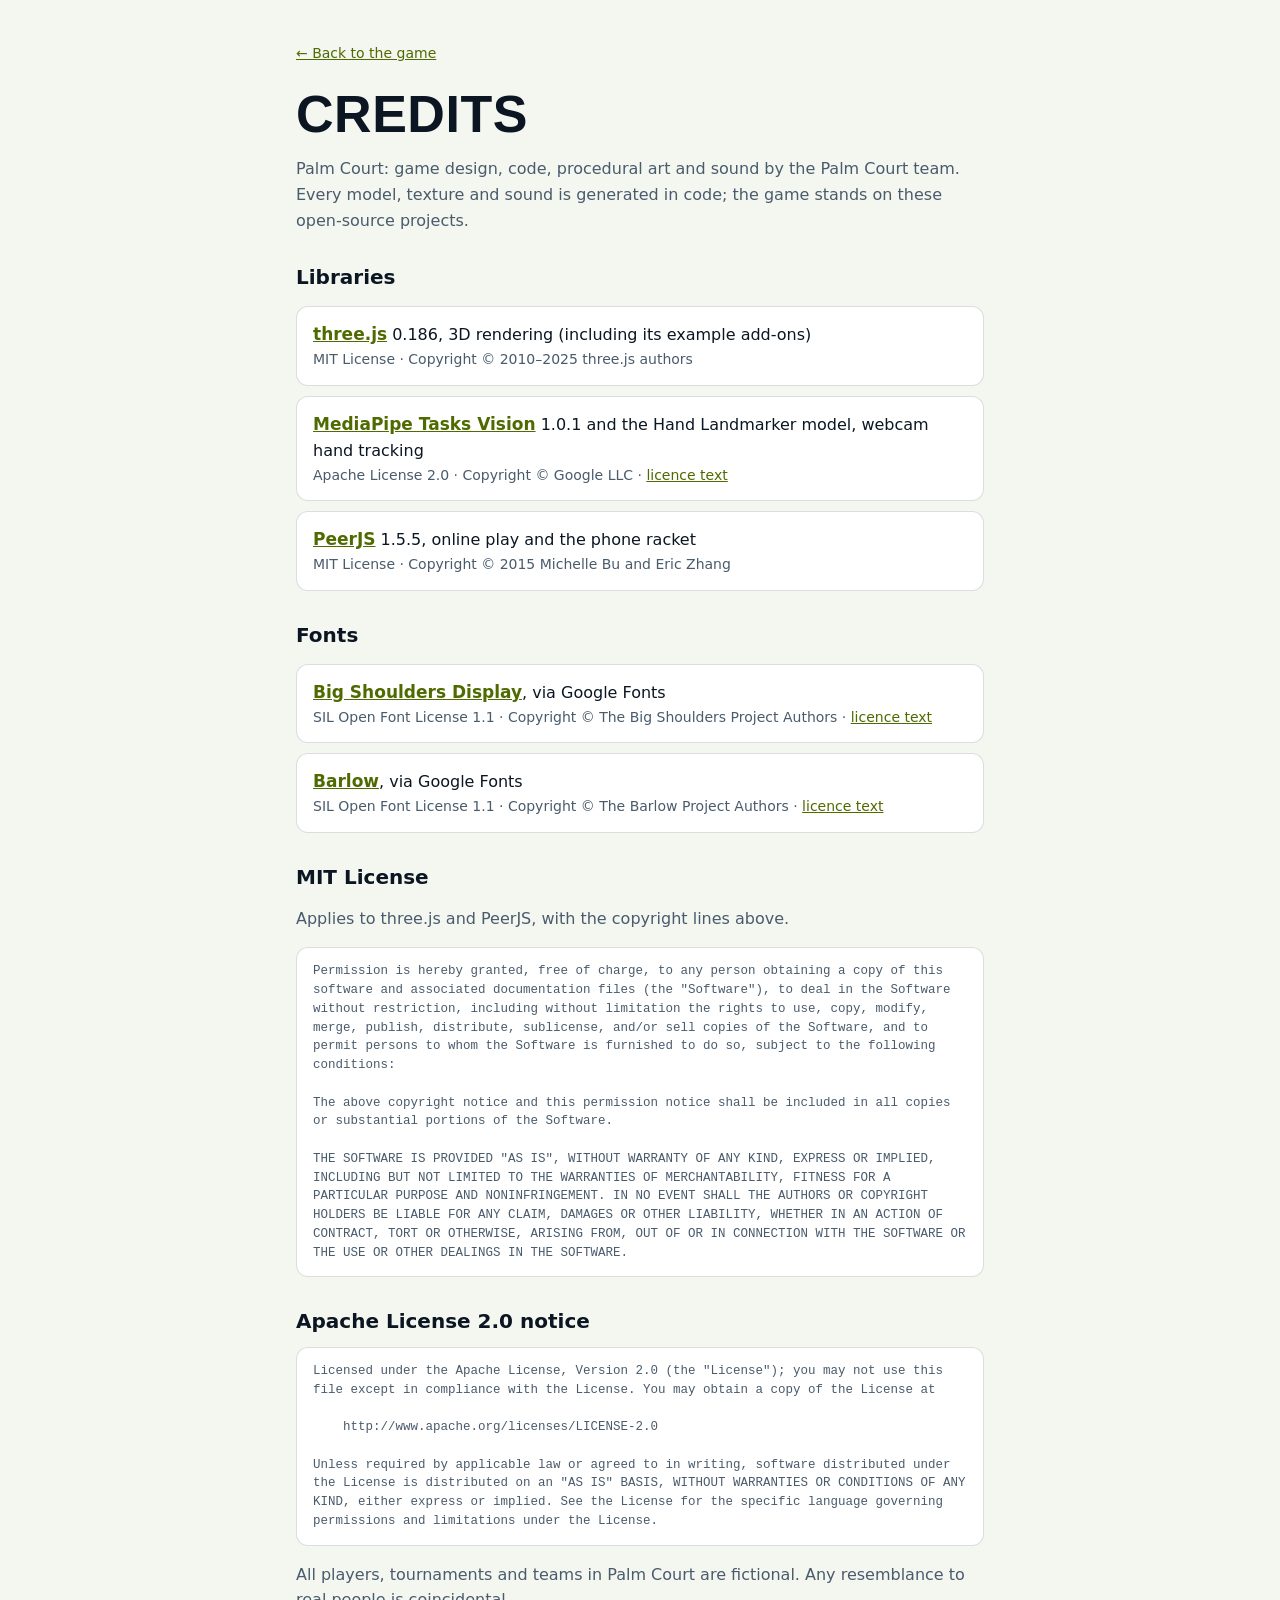
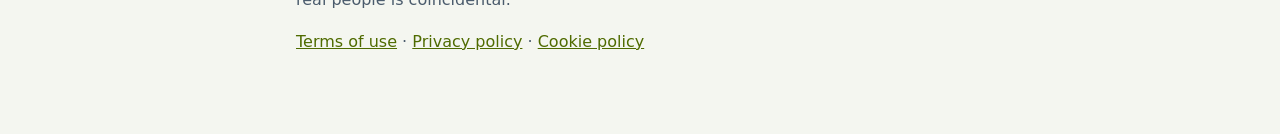
<file: credits.html>
<!doctype html>
<html lang="en">
<head>
<meta charset="utf-8">
<meta name="viewport" content="width=device-width, initial-scale=1">
<title>Palm Court credits</title>
<meta name="description" content="Open-source libraries and fonts used by Palm Court, with their licences.">
<style>
:root { --ink: #09131d; --panel: #0f1f30; --edge: rgba(242,245,238,.13); --chalk: #f2f5ee; --mist: #93a7bb; --optic: #d6f04a;
  --display: "Arial Narrow", "Roboto Condensed", Impact, sans-serif; --body: "Segoe UI", system-ui, -apple-system, sans-serif; --mono: ui-monospace, "Cascadia Mono", Menlo, Consolas, monospace; }
@media (prefers-color-scheme: light) { :root { --ink: #f4f6f0; --panel: #ffffff; --edge: rgba(9,19,29,.14); --chalk: #0b1622; --mist: #4a5b6c; --optic: #4f6b00; } }
* { box-sizing: border-box; }
body { margin: 0; background: var(--ink); color: var(--chalk); font: 16px/1.6 var(--body); -webkit-font-smoothing: antialiased; }
main { width: min(720px, 100%); margin: 0 auto; padding: 40px 16px 64px; }
h1 { font: 900 clamp(34px, 7vw, 52px)/1 var(--display); text-transform: uppercase; letter-spacing: .01em; margin: 0 0 8px; }
h2 { font: 800 20px/1.25 var(--body); margin: 32px 0 8px; }
.lede, .meta, .lic { color: var(--mist); }
a { color: var(--optic); }
a:focus-visible { outline: 2px solid var(--optic); outline-offset: 2px; }
.back { display: inline-block; margin-bottom: 24px; font-size: 14px; }
.list { display: grid; gap: 10px; margin: 16px 0; padding: 0; list-style: none; }
.list li { background: var(--panel); border: 1px solid var(--edge); border-radius: 12px; padding: 14px 16px; }
.list b { font-size: 17px; }
.lic { display: block; font-size: 14px; }
pre { white-space: pre-wrap; background: var(--panel); border: 1px solid var(--edge); border-radius: 12px; padding: 14px 16px; font: 12.5px/1.5 var(--mono); color: var(--mist); overflow-wrap: anywhere; }
</style>
</head>
<body>
<main>
  <a class="back" href="play/">← Back to the game</a>
  <h1>Credits</h1>
  <p class="lede">Palm Court: game design, code, procedural art and sound by the Palm Court team. Every model, texture and sound is generated in code; the game stands on these open-source projects.</p>

  <h2>Libraries</h2>
  <ul class="list">
    <li><b><a href="https://threejs.org" rel="noopener">three.js</a></b> 0.186, 3D rendering (including its example add-ons)
      <span class="lic">MIT License · Copyright © 2010–2025 three.js authors</span></li>
    <li><b><a href="https://ai.google.dev/edge/mediapipe/solutions/vision/hand_landmarker" rel="noopener">MediaPipe Tasks Vision</a></b> 1.0.1 and the Hand Landmarker model, webcam hand tracking
      <span class="lic">Apache License 2.0 · Copyright © Google LLC · <a href="https://www.apache.org/licenses/LICENSE-2.0" rel="noopener">licence text</a></span></li>
    <li><b><a href="https://peerjs.com" rel="noopener">PeerJS</a></b> 1.5.5, online play and the phone racket
      <span class="lic">MIT License · Copyright © 2015 Michelle Bu and Eric Zhang</span></li>
  </ul>

  <h2>Fonts</h2>
  <ul class="list">
    <li><b><a href="https://fonts.google.com/specimen/Big+Shoulders+Display" rel="noopener">Big Shoulders Display</a></b>, via Google Fonts
      <span class="lic">SIL Open Font License 1.1 · Copyright © The Big Shoulders Project Authors · <a href="https://openfontlicense.org" rel="noopener">licence text</a></span></li>
    <li><b><a href="https://fonts.google.com/specimen/Barlow" rel="noopener">Barlow</a></b>, via Google Fonts
      <span class="lic">SIL Open Font License 1.1 · Copyright © The Barlow Project Authors · <a href="https://openfontlicense.org" rel="noopener">licence text</a></span></li>
  </ul>

  <h2>MIT License</h2>
  <p class="meta">Applies to three.js and PeerJS, with the copyright lines above.</p>
<pre>Permission is hereby granted, free of charge, to any person obtaining a copy of this software and associated documentation files (the "Software"), to deal in the Software without restriction, including without limitation the rights to use, copy, modify, merge, publish, distribute, sublicense, and/or sell copies of the Software, and to permit persons to whom the Software is furnished to do so, subject to the following conditions:

The above copyright notice and this permission notice shall be included in all copies or substantial portions of the Software.

THE SOFTWARE IS PROVIDED "AS IS", WITHOUT WARRANTY OF ANY KIND, EXPRESS OR IMPLIED, INCLUDING BUT NOT LIMITED TO THE WARRANTIES OF MERCHANTABILITY, FITNESS FOR A PARTICULAR PURPOSE AND NONINFRINGEMENT. IN NO EVENT SHALL THE AUTHORS OR COPYRIGHT HOLDERS BE LIABLE FOR ANY CLAIM, DAMAGES OR OTHER LIABILITY, WHETHER IN AN ACTION OF CONTRACT, TORT OR OTHERWISE, ARISING FROM, OUT OF OR IN CONNECTION WITH THE SOFTWARE OR THE USE OR OTHER DEALINGS IN THE SOFTWARE.</pre>

  <h2>Apache License 2.0 notice</h2>
<pre>Licensed under the Apache License, Version 2.0 (the "License"); you may not use this file except in compliance with the License. You may obtain a copy of the License at

    http://www.apache.org/licenses/LICENSE-2.0

Unless required by applicable law or agreed to in writing, software distributed under the License is distributed on an "AS IS" BASIS, WITHOUT WARRANTIES OR CONDITIONS OF ANY KIND, either express or implied. See the License for the specific language governing permissions and limitations under the License.</pre>

  <p class="meta">All players, tournaments and teams in Palm Court are fictional. Any resemblance to real people is coincidental.</p>
  <p class="meta"><a href="terms.html">Terms of use</a> · <a href="privacy.html">Privacy policy</a> · <a href="cookies.html">Cookie policy</a></p>
</main>
</body>
</html>
</file>
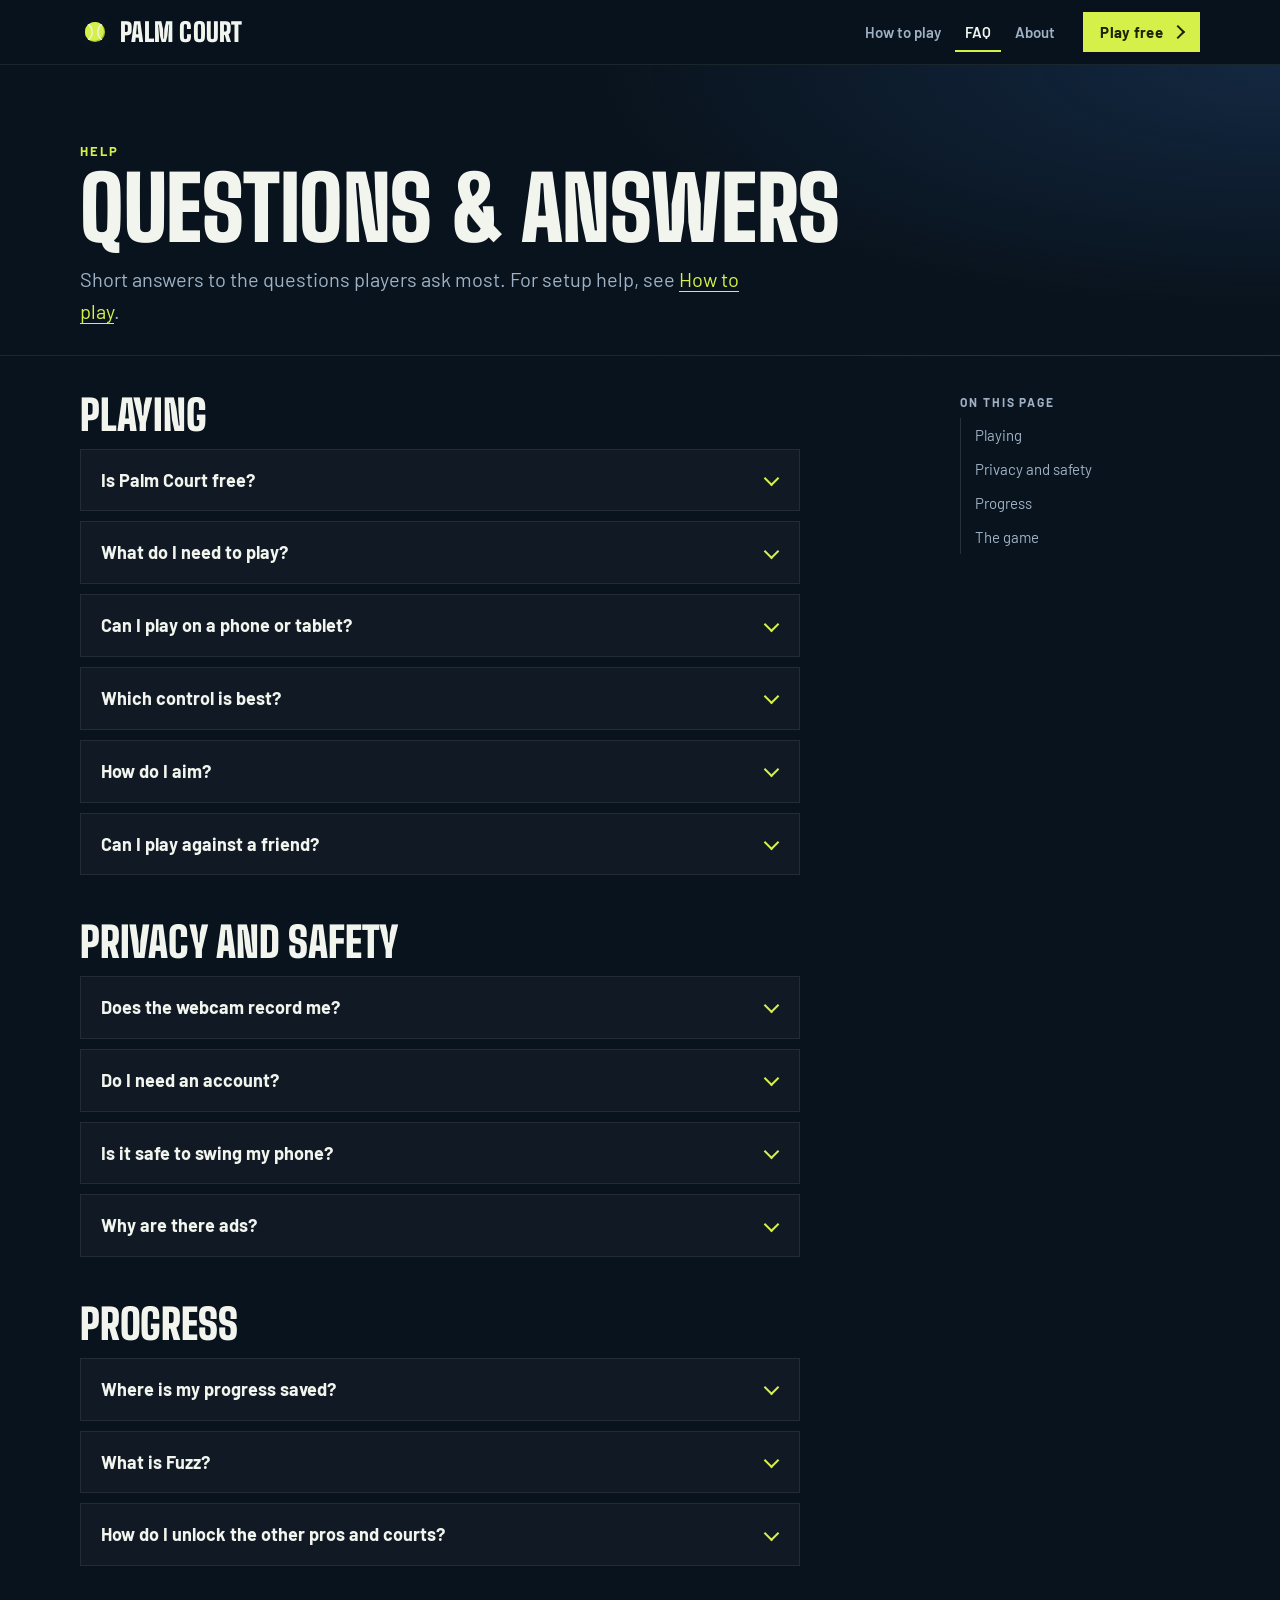
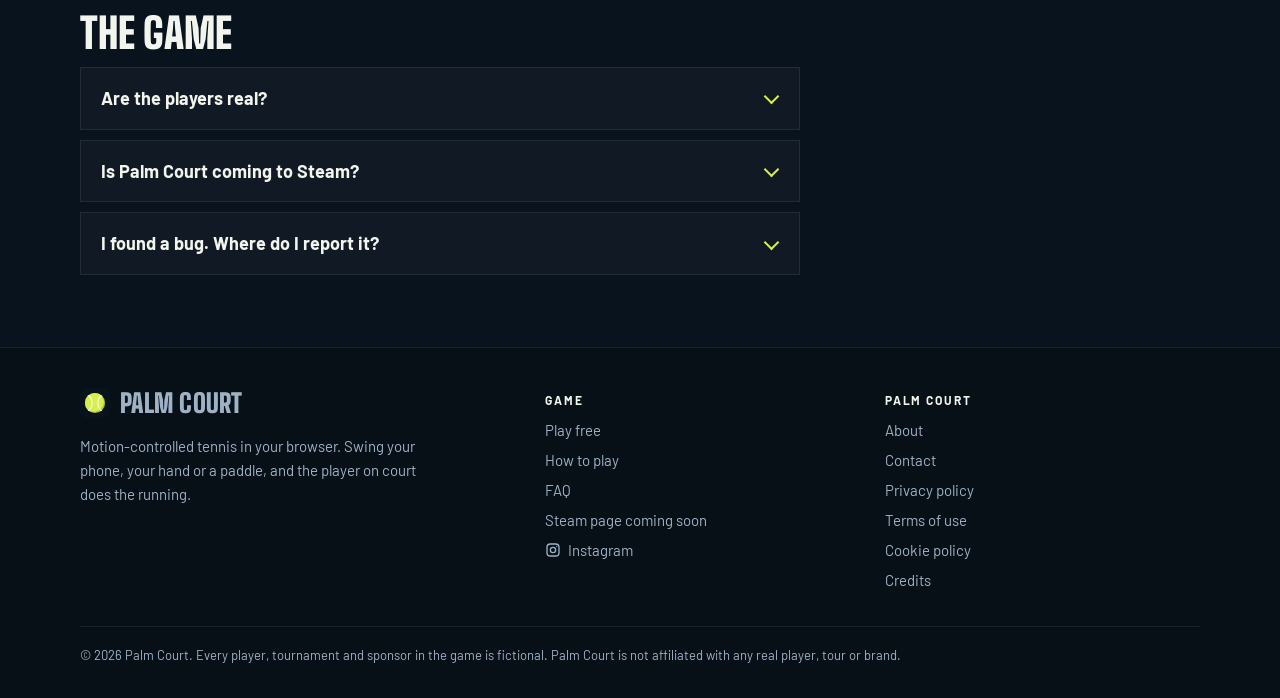
<file: faq.html>
<!doctype html>
<html lang="en">
<head>
<meta charset="utf-8">
<meta name="viewport" content="width=device-width, initial-scale=1, viewport-fit=cover">
<title>Palm Court FAQ: controls, privacy, progress and more</title>
<meta name="description" content="Common questions about Palm Court: what you need to play, which control is best, whether the webcam records you, where progress is saved, and Steam.">
<!-- Addresses use the placeholder palmcourt.example: tools/build-site.mjs swaps in SITE_URL from site/config.mjs. -->
<link rel="canonical" href="https://palmcourt.example/faq.html">
<meta property="og:type" content="article">
<meta property="og:site_name" content="Palm Court">
<meta property="og:title" content="Palm Court FAQ: controls, privacy, progress and more">
<meta property="og:description" content="Common questions about Palm Court: what you need to play, which control is best, whether the webcam records you, where progress is saved, and Steam.">
<meta property="og:url" content="https://palmcourt.example/faq.html">
<meta property="og:image" content="https://palmcourt.example/site/og.jpg">
<meta property="og:image:width" content="1200"><meta property="og:image:height" content="630">
<meta property="og:image:alt" content="A Palm Court match at golden hour on a blue hard court in a packed stadium">
<meta name="twitter:card" content="summary_large_image">
<meta name="theme-color" content="#09131d">
<link rel="icon" href="site/icon.svg" type="image/svg+xml">
<link rel="apple-touch-icon" href="site/apple-touch-icon.png">
<link rel="manifest" href="manifest.webmanifest">
<link rel="preconnect" href="https://fonts.googleapis.com">
<link rel="preconnect" href="https://fonts.gstatic.com" crossorigin>
<link rel="stylesheet" href="https://fonts.googleapis.com/css2?family=Big+Shoulders+Display:wght@700;900&family=Barlow:wght@400;600;700&display=swap">
<link rel="stylesheet" href="site/site.css">
<script src="site/site.js" defer></script>
<!-- AdSense tag: the deploy step writes it on the next line once site/config.mjs has a publisher id. -->
<!-- adsense -->
</head>
<body>
<a class="skip" href="#main">Skip to content</a>
<header class="site-head">
  <div class="wrap">
    <a class="logo" href="./"><img src="site/icon.svg" alt="" width="30" height="30">Palm Court</a>
    <nav class="nav" aria-label="Main"><a href="how-to-play.html">How to play</a><a href="faq.html" aria-current="page">FAQ</a><a href="about.html">About</a></nav>
    <a class="btn primary" href="play/">Play free</a>
  </div>
</header>
<main id="main">
<section class="page-head">
  <div class="wrap">
    <p class="eyebrow">Help</p>
    <h1>Questions &amp; answers</h1>
    <p class="lede">Short answers to the questions players ask most. For setup help, see <a href="how-to-play.html">How to play</a>.</p>
  </div>
</section>
<div class="wrap layout">
  <article class="prose">
    <h2 id="playing">Playing</h2>
    <div class="faq">
    <details>
    <summary>Is Palm Court free?</summary>
    <div><p>Yes. The browser version is free, with no account and no download. A few ads between matches keep it that way. There are no purchases in the game: Fuzz, unlocks and cosmetics are all earned by playing.</p></div>
    </details>
    <details>
    <summary>What do I need to play?</summary>
    <div><p>A computer with a current browser (Chrome, Edge, Firefox or Safari). For motion controls, add a smartphone or a webcam. Without either, play with the mouse or keyboard.</p></div>
    </details>
    <details>
    <summary>Can I play on a phone or tablet?</summary>
    <div><p>The game is made for a computer screen, with the phone as your racket. It runs on tablets and phones with touch controls (tap to swing), but a bigger screen is much more fun.</p></div>
    </details>
    <details>
    <summary>Which control is best?</summary>
    <div><p>The phone racket feels most like real tennis and has the least lag. The paddle is the steadiest webcam option. Hand tracking needs no equipment at all, just good light.</p></div>
    </details>
    <details>
    <summary>How do I aim?</summary>
    <div><p>With timing. Swing early to go cross-court, late to go down the line. The shape of your swing adds topspin or slice, and its speed sets the pace. See <a href="how-to-play.html#shots">How shots work</a>.</p></div>
    </details>
    <details>
    <summary>Can I play against a friend?</summary>
    <div><p>Yes: <strong>Play a friend online</strong> creates a match link to send. Your friend opens it, presses Join, and you play in real time.</p></div>
    </details>
    </div>
    <h2 id="privacy-safety">Privacy and safety</h2>
    <div class="faq">
    <details>
    <summary>Does the webcam record me?</summary>
    <div><p>No. Each camera frame is analysed on your device and thrown away. Nothing from the camera is uploaded, recorded or stored. Details are in the <a href="privacy.html">privacy policy</a>.</p></div>
    </details>
    <details>
    <summary>Do I need an account?</summary>
    <div><p>No. Your progress is saved in your browser on your device.</p></div>
    </details>
    <details>
    <summary>Is it safe to swing my phone?</summary>
    <div><p>Hold on tight, use a wrist strap or a grippy case, and clear some space around you. Swing within your reach, away from people, screens and lamps.</p></div>
    </details>
    <details>
    <summary>Why are there ads?</summary>
    <div><p>Ads pay for the free version. They appear on the website and between matches, never during a point. The Steam version has no ads.</p></div>
    </details>
    </div>
    <aside class="ad" aria-label="Advertisement" hidden><span class="ad-label">Advertisement</span><ins class="adsbygoogle" style="display:block" data-ad-client="ca-pub-0000000000000000" data-ad-slot="0000000000" data-ad-format="auto" data-full-width-responsive="true"></ins></aside>
    <h2 id="progress">Progress</h2>
    <div class="faq">
    <details>
    <summary>Where is my progress saved?</summary>
    <div><p>In your browser, on this device. Another browser, another device or a private window starts fresh, and clearing the site’s data deletes your save.</p></div>
    </details>
    <details>
    <summary>What is Fuzz?</summary>
    <div><p>Fuzz is the in-game currency, named after the felt on a tennis ball. You earn it by playing matches, daily challenges and achievements, and spend it in the Pro Shop on outfits, racket paint and other cosmetics. It can’t be bought.</p></div>
    </details>
    <details>
    <summary>How do I unlock the other pros and courts?</summary>
    <div><p>By levelling up, or with Fuzz. Clay, grass, golden hour and night courts unlock at early levels.</p></div>
    </details>
    </div>
    <h2 id="the-game">The game</h2>
    <div class="faq">
    <details>
    <summary>Are the players real?</summary>
    <div><p>No. Every player, tournament and sponsor in Palm Court is fictional. Palm Court isn’t affiliated with any real player, tour or brand.</p></div>
    </details>
    <details>
    <summary>Is Palm Court coming to Steam?</summary>
    <div><p>Yes, a full release for Windows is planned. Wishlist it on Steam to hear when it launches. The browser version stays free.</p></div>
    </details>
    <details>
    <summary>I found a bug. Where do I report it?</summary>
    <div><p>On the <a href="contact.html">contact page</a>. Tell us your browser, the controls you use and what happened.</p></div>
    </details>
    </div>
  </article>
  <nav class="toc" aria-label="On this page"><b>On this page</b><ol><li><a href="#playing">Playing</a></li><li><a href="#privacy-safety">Privacy and safety</a></li><li><a href="#progress">Progress</a></li><li><a href="#the-game">The game</a></li></ol></nav>
</div>
</main>
<footer class="site-foot">
  <div class="wrap">
    <div>
      <a class="logo" href="./"><img src="site/icon.svg" alt="" width="30" height="30" loading="lazy">Palm Court</a>
      <p>Motion-controlled tennis in your browser. Swing your phone, your hand or a paddle, and the player on court does the running.</p>
    </div>
    <div>
      <h2>Game</h2>
      <ul><li><a href="play/">Play free</a></li><li><a href="how-to-play.html">How to play</a></li><li><a href="faq.html">FAQ</a></li><li><a data-steam href="https://store.steampowered.com/app/YOUR_APP_ID/Palm_Court/"><span>Wishlist on Steam</span></a></li><li><a class="social" href="https://www.instagram.com/palmcourt.game/" target="_blank" rel="noopener" aria-label="Instagram: @palmcourt.game (opens in a new tab)"><svg aria-hidden="true" focusable="false" width="16" height="16" viewBox="0 0 24 24" fill="none" stroke="currentColor" stroke-width="2"><rect x="3" y="3" width="18" height="18" rx="5"/><circle cx="12" cy="12" r="4"/><circle cx="17.5" cy="6.5" r="1" fill="currentColor" stroke="none"/></svg>Instagram</a></li></ul>
    </div>
    <div>
      <h2>Palm Court</h2>
      <ul><li><a href="about.html">About</a></li><li><a href="contact.html">Contact</a></li><li><a href="privacy.html">Privacy policy</a></li><li><a href="terms.html">Terms of use</a></li><li><a href="cookies.html">Cookie policy</a></li><li><a href="credits.html">Credits</a></li></ul>
    </div>
    <p class="fine">© <span data-year>2026</span> Palm Court. Every player, tournament and sponsor in the game is fictional. Palm Court is not affiliated with any real player, tour or brand.</p>
  </div>
</footer>
</body>
</html>
</file>
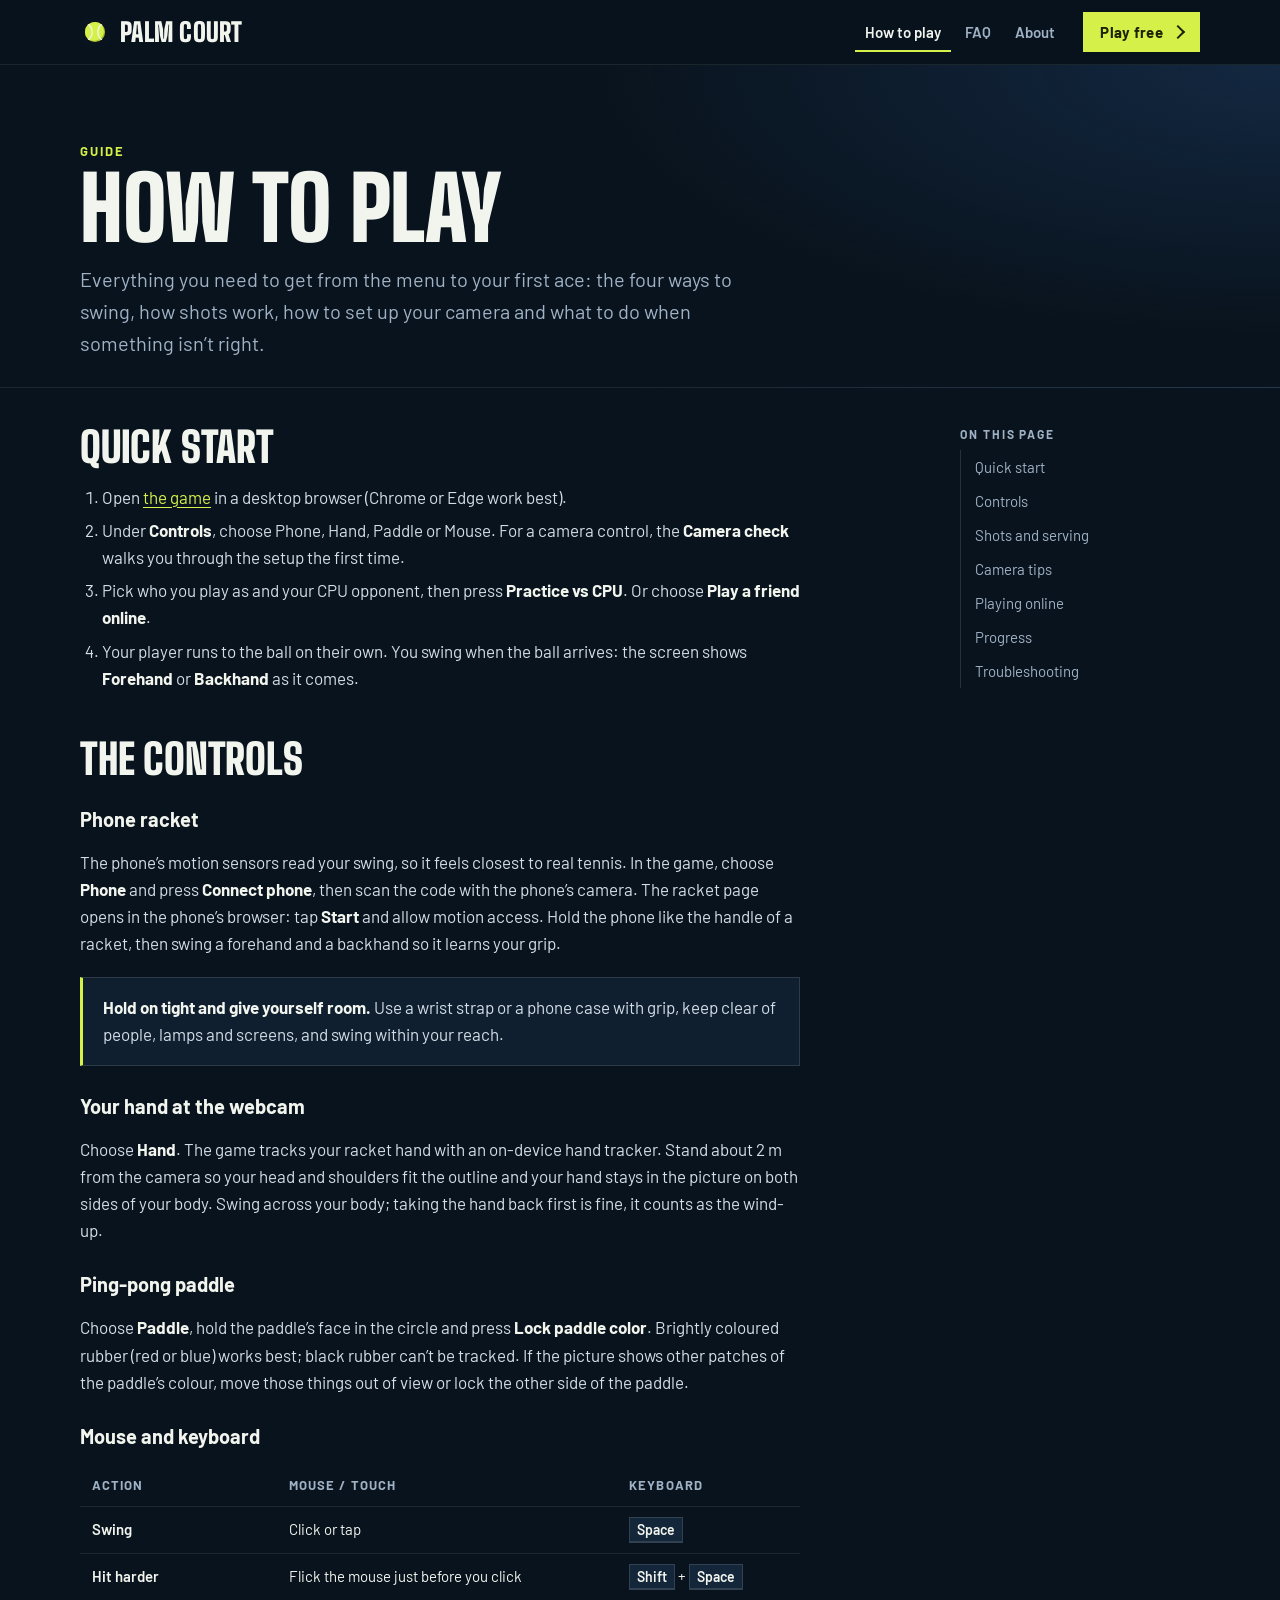
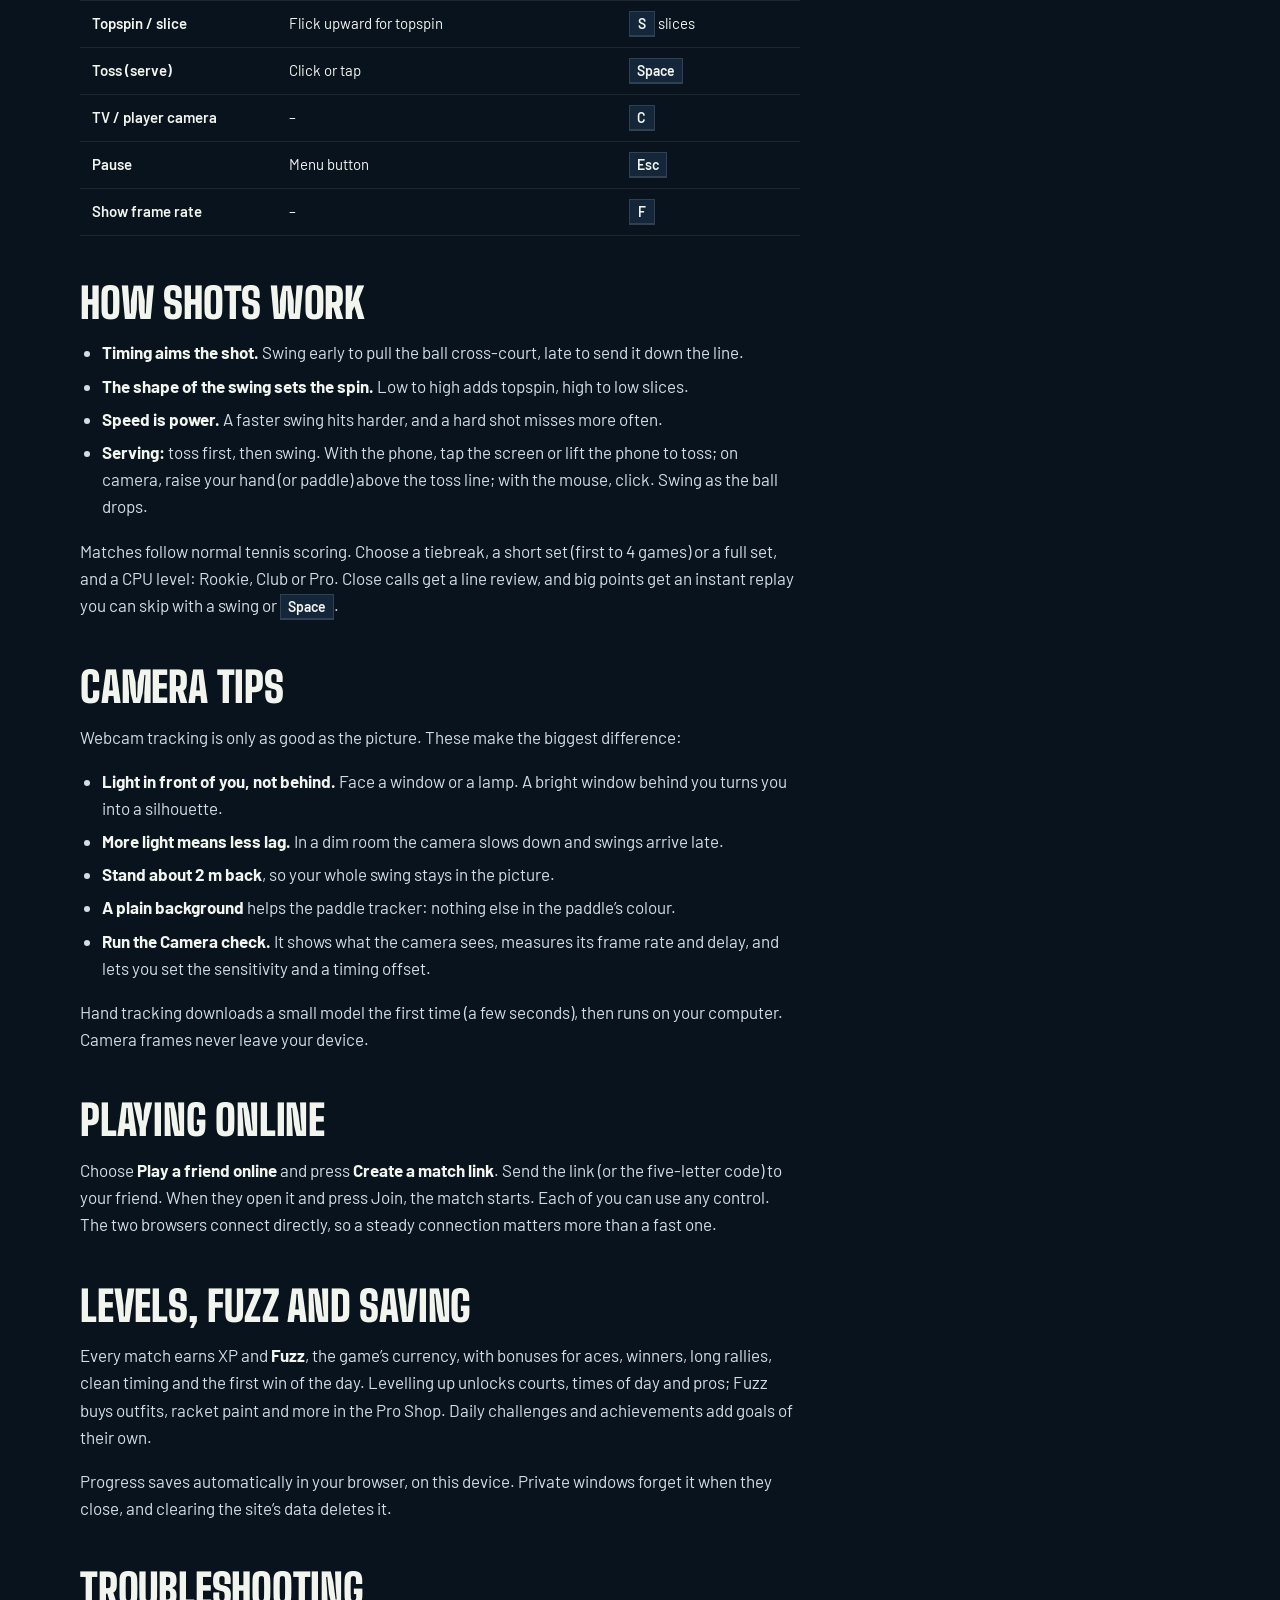
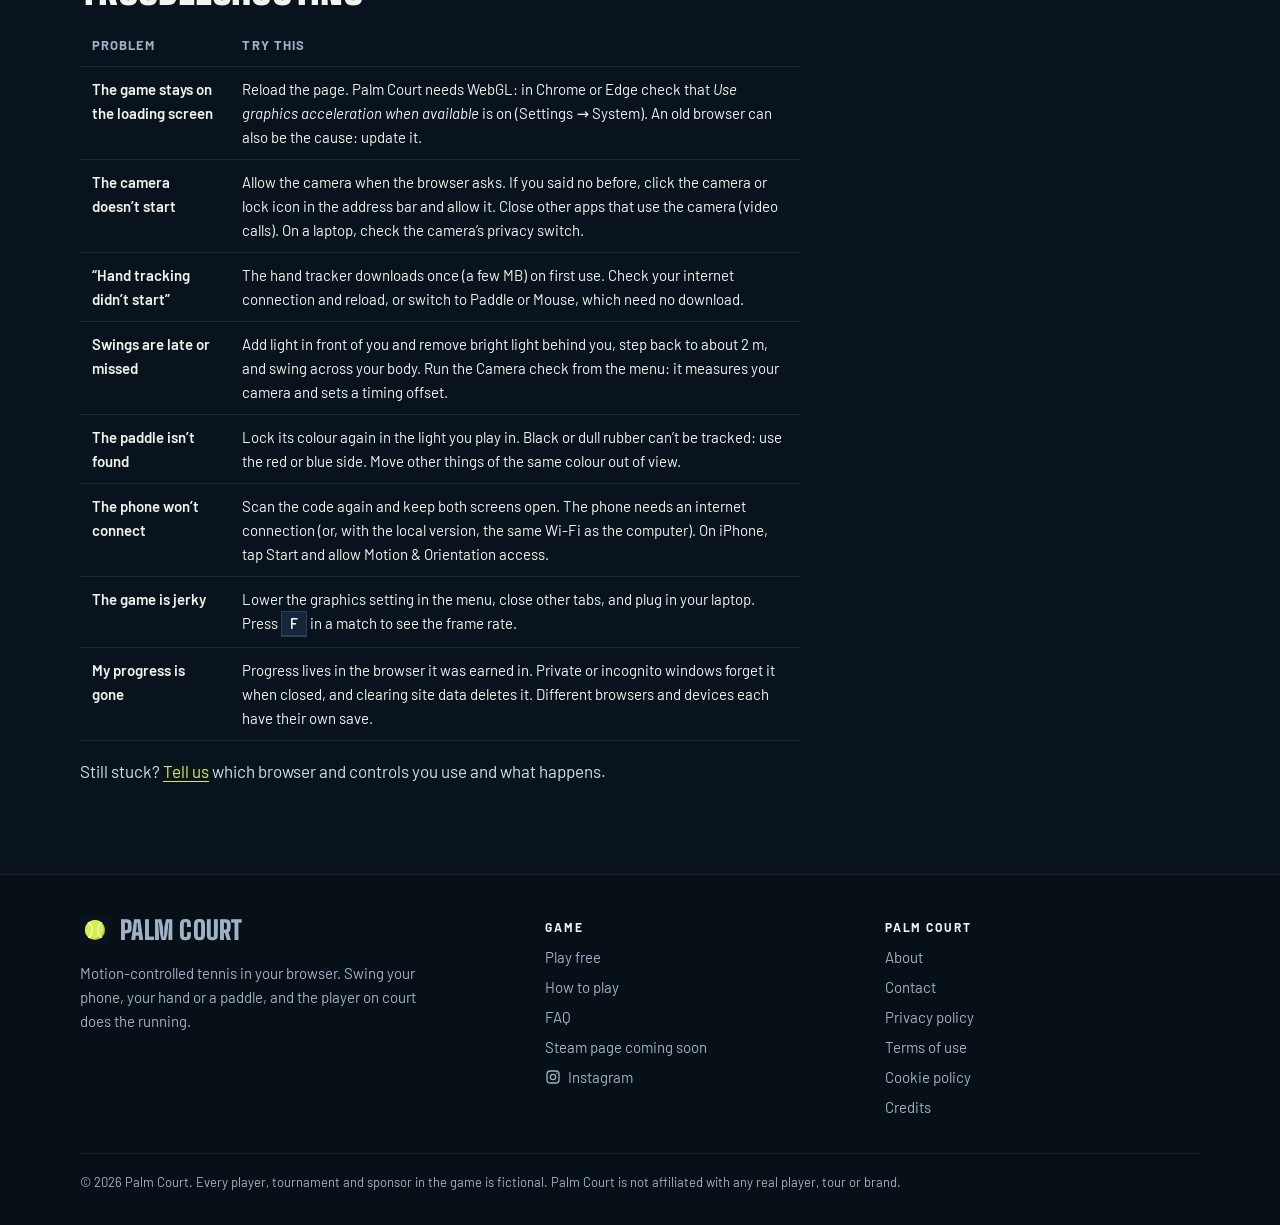
<file: how-to-play.html>
<!doctype html>
<html lang="en">
<head>
<meta charset="utf-8">
<meta name="viewport" content="width=device-width, initial-scale=1, viewport-fit=cover">
<title>How to play Palm Court: controls, camera tips and troubleshooting</title>
<meta name="description" content="Play Palm Court with your phone, your hand at a webcam, a ping-pong paddle or the mouse: shots, serving, camera setup tips and fixes for common problems.">
<!-- Addresses use the placeholder palmcourt.example: tools/build-site.mjs swaps in SITE_URL from site/config.mjs. -->
<link rel="canonical" href="https://palmcourt.example/how-to-play.html">
<meta property="og:type" content="article">
<meta property="og:site_name" content="Palm Court">
<meta property="og:title" content="How to play Palm Court: controls, camera tips and troubleshooting">
<meta property="og:description" content="Play Palm Court with your phone, your hand at a webcam, a ping-pong paddle or the mouse: shots, serving, camera setup tips and fixes for common problems.">
<meta property="og:url" content="https://palmcourt.example/how-to-play.html">
<meta property="og:image" content="https://palmcourt.example/site/og.jpg">
<meta property="og:image:width" content="1200"><meta property="og:image:height" content="630">
<meta property="og:image:alt" content="A Palm Court match at golden hour on a blue hard court in a packed stadium">
<meta name="twitter:card" content="summary_large_image">
<meta name="theme-color" content="#09131d">
<link rel="icon" href="site/icon.svg" type="image/svg+xml">
<link rel="apple-touch-icon" href="site/apple-touch-icon.png">
<link rel="manifest" href="manifest.webmanifest">
<link rel="preconnect" href="https://fonts.googleapis.com">
<link rel="preconnect" href="https://fonts.gstatic.com" crossorigin>
<link rel="stylesheet" href="https://fonts.googleapis.com/css2?family=Big+Shoulders+Display:wght@700;900&family=Barlow:wght@400;600;700&display=swap">
<link rel="stylesheet" href="site/site.css">
<script src="site/site.js" defer></script>
<!-- AdSense tag: the deploy step writes it on the next line once site/config.mjs has a publisher id. -->
<!-- adsense -->
</head>
<body>
<a class="skip" href="#main">Skip to content</a>
<header class="site-head">
  <div class="wrap">
    <a class="logo" href="./"><img src="site/icon.svg" alt="" width="30" height="30">Palm Court</a>
    <nav class="nav" aria-label="Main"><a href="how-to-play.html" aria-current="page">How to play</a><a href="faq.html">FAQ</a><a href="about.html">About</a></nav>
    <a class="btn primary" href="play/">Play free</a>
  </div>
</header>
<main id="main">
<section class="page-head">
  <div class="wrap">
    <p class="eyebrow">Guide</p>
    <h1>How to play</h1>
    <p class="lede">Everything you need to get from the menu to your first ace: the four ways to swing, how shots work, how to set up your camera and what to do when something isn’t right.</p>
  </div>
</section>
<div class="wrap layout">
  <article class="prose">
    <h2 id="start">Quick start</h2>
    <ol>
    <li>Open <a href="play/">the game</a> in a desktop browser (Chrome or Edge work best).</li>
    <li>Under <strong>Controls</strong>, choose Phone, Hand, Paddle or Mouse. For a camera control, the <strong>Camera check</strong> walks you through the setup the first time.</li>
    <li>Pick who you play as and your CPU opponent, then press <strong>Practice vs CPU</strong>. Or choose <strong>Play a friend online</strong>.</li>
    <li>Your player runs to the ball on their own. You swing when the ball arrives: the screen shows <strong>Forehand</strong> or <strong>Backhand</strong> as it comes.</li>
    </ol>
    <h2 id="controls">The controls</h2>
    <h3>Phone racket</h3>
    <p>The phone’s motion sensors read your swing, so it feels closest to real tennis. In the game, choose <strong>Phone</strong> and press <strong>Connect phone</strong>, then scan the code with the phone’s camera. The racket page opens in the phone’s browser: tap <strong>Start</strong> and allow motion access. Hold the phone like the handle of a racket, then swing a forehand and a backhand so it learns your grip.</p>
    <div class="box"><p><strong>Hold on tight and give yourself room.</strong> Use a wrist strap or a phone case with grip, keep clear of people, lamps and screens, and swing within your reach.</p></div>
    <h3>Your hand at the webcam</h3>
    <p>Choose <strong>Hand</strong>. The game tracks your racket hand with an on-device hand tracker. Stand about 2&nbsp;m from the camera so your head and shoulders fit the outline and your hand stays in the picture on both sides of your body. Swing across your body; taking the hand back first is fine, it counts as the wind-up.</p>
    <h3>Ping-pong paddle</h3>
    <p>Choose <strong>Paddle</strong>, hold the paddle’s face in the circle and press <strong>Lock paddle color</strong>. Brightly coloured rubber (red or blue) works best; black rubber can’t be tracked. If the picture shows other patches of the paddle’s colour, move those things out of view or lock the other side of the paddle.</p>
    <h3>Mouse and keyboard</h3>
    <div class="table-scroll"><table>
    <thead><tr><th>Action</th><th>Mouse / touch</th><th>Keyboard</th></tr></thead>
    <tbody>
    <tr><td>Swing</td><td>Click or tap</td><td><kbd>Space</kbd></td></tr>
    <tr><td>Hit harder</td><td>Flick the mouse just before you click</td><td><kbd>Shift</kbd> + <kbd>Space</kbd></td></tr>
    <tr><td>Topspin / slice</td><td>Flick upward for topspin</td><td><kbd>S</kbd> slices</td></tr>
    <tr><td>Toss (serve)</td><td>Click or tap</td><td><kbd>Space</kbd></td></tr>
    <tr><td>TV / player camera</td><td>–</td><td><kbd>C</kbd></td></tr>
    <tr><td>Pause</td><td>Menu button</td><td><kbd>Esc</kbd></td></tr>
    <tr><td>Show frame rate</td><td>–</td><td><kbd>F</kbd></td></tr>
    </tbody></table></div>
    <h2 id="shots">How shots work</h2>
    <ul>
    <li><strong>Timing aims the shot.</strong> Swing early to pull the ball cross-court, late to send it down the line.</li>
    <li><strong>The shape of the swing sets the spin.</strong> Low to high adds topspin, high to low slices.</li>
    <li><strong>Speed is power.</strong> A faster swing hits harder, and a hard shot misses more often.</li>
    <li><strong>Serving:</strong> toss first, then swing. With the phone, tap the screen or lift the phone to toss; on camera, raise your hand (or paddle) above the toss line; with the mouse, click. Swing as the ball drops.</li>
    </ul>
    <p>Matches follow normal tennis scoring. Choose a tiebreak, a short set (first to 4 games) or a full set, and a CPU level: Rookie, Club or Pro. Close calls get a line review, and big points get an instant replay you can skip with a swing or <kbd>Space</kbd>.</p>
    <aside class="ad" aria-label="Advertisement" hidden><span class="ad-label">Advertisement</span><ins class="adsbygoogle" style="display:block" data-ad-client="ca-pub-0000000000000000" data-ad-slot="0000000000" data-ad-format="auto" data-full-width-responsive="true"></ins></aside>
    <h2 id="camera">Camera tips</h2>
    <p>Webcam tracking is only as good as the picture. These make the biggest difference:</p>
    <ul>
    <li><strong>Light in front of you, not behind.</strong> Face a window or a lamp. A bright window behind you turns you into a silhouette.</li>
    <li><strong>More light means less lag.</strong> In a dim room the camera slows down and swings arrive late.</li>
    <li><strong>Stand about 2 m back</strong>, so your whole swing stays in the picture.</li>
    <li><strong>A plain background</strong> helps the paddle tracker: nothing else in the paddle’s colour.</li>
    <li><strong>Run the Camera check.</strong> It shows what the camera sees, measures its frame rate and delay, and lets you set the sensitivity and a timing offset.</li>
    </ul>
    <p>Hand tracking downloads a small model the first time (a few seconds), then runs on your computer. Camera frames never leave your device.</p>
    <aside class="ad" aria-label="Advertisement" hidden><span class="ad-label">Advertisement</span><ins class="adsbygoogle" style="display:block" data-ad-client="ca-pub-0000000000000000" data-ad-slot="0000000000" data-ad-format="auto" data-full-width-responsive="true"></ins></aside>
    <h2 id="online">Playing online</h2>
    <p>Choose <strong>Play a friend online</strong> and press <strong>Create a match link</strong>. Send the link (or the five-letter code) to your friend. When they open it and press Join, the match starts. Each of you can use any control. The two browsers connect directly, so a steady connection matters more than a fast one.</p>
    <h2 id="progress">Levels, Fuzz and saving</h2>
    <p>Every match earns XP and <strong>Fuzz</strong>, the game’s currency, with bonuses for aces, winners, long rallies, clean timing and the first win of the day. Levelling up unlocks courts, times of day and pros; Fuzz buys outfits, racket paint and more in the Pro Shop. Daily challenges and achievements add goals of their own.</p>
    <p>Progress saves automatically in your browser, on this device. Private windows forget it when they close, and clearing the site’s data deletes it.</p>
    <h2 id="troubleshooting">Troubleshooting</h2>
    <div class="table-scroll"><table>
    <thead><tr><th>Problem</th><th>Try this</th></tr></thead>
    <tbody>
    <tr><td>The game stays on the loading screen</td><td>Reload the page. Palm Court needs WebGL: in Chrome or Edge check that <em>Use graphics acceleration when available</em> is on (Settings → System). An old browser can also be the cause: update it.</td></tr>
    <tr><td>The camera doesn’t start</td><td>Allow the camera when the browser asks. If you said no before, click the camera or lock icon in the address bar and allow it. Close other apps that use the camera (video calls). On a laptop, check the camera’s privacy switch.</td></tr>
    <tr><td>“Hand tracking didn’t start”</td><td>The hand tracker downloads once (a few MB) on first use. Check your internet connection and reload, or switch to Paddle or Mouse, which need no download.</td></tr>
    <tr><td>Swings are late or missed</td><td>Add light in front of you and remove bright light behind you, step back to about 2 m, and swing across your body. Run the Camera check from the menu: it measures your camera and sets a timing offset.</td></tr>
    <tr><td>The paddle isn’t found</td><td>Lock its colour again in the light you play in. Black or dull rubber can’t be tracked: use the red or blue side. Move other things of the same colour out of view.</td></tr>
    <tr><td>The phone won’t connect</td><td>Scan the code again and keep both screens open. The phone needs an internet connection (or, with the local version, the same Wi-Fi as the computer). On iPhone, tap Start and allow Motion &amp; Orientation access.</td></tr>
    <tr><td>The game is jerky</td><td>Lower the graphics setting in the menu, close other tabs, and plug in your laptop. Press <kbd>F</kbd> in a match to see the frame rate.</td></tr>
    <tr><td>My progress is gone</td><td>Progress lives in the browser it was earned in. Private or incognito windows forget it when closed, and clearing site data deletes it. Different browsers and devices each have their own save.</td></tr>
    </tbody></table></div>
    <p>Still stuck? <a href="contact.html">Tell us</a> which browser and controls you use and what happens.</p>
  </article>
  <nav class="toc" aria-label="On this page"><b>On this page</b><ol><li><a href="#start">Quick start</a></li><li><a href="#controls">Controls</a></li><li><a href="#shots">Shots and serving</a></li><li><a href="#camera">Camera tips</a></li><li><a href="#online">Playing online</a></li><li><a href="#progress">Progress</a></li><li><a href="#troubleshooting">Troubleshooting</a></li></ol></nav>
</div>
</main>
<footer class="site-foot">
  <div class="wrap">
    <div>
      <a class="logo" href="./"><img src="site/icon.svg" alt="" width="30" height="30" loading="lazy">Palm Court</a>
      <p>Motion-controlled tennis in your browser. Swing your phone, your hand or a paddle, and the player on court does the running.</p>
    </div>
    <div>
      <h2>Game</h2>
      <ul><li><a href="play/">Play free</a></li><li><a href="how-to-play.html">How to play</a></li><li><a href="faq.html">FAQ</a></li><li><a data-steam href="https://store.steampowered.com/app/YOUR_APP_ID/Palm_Court/"><span>Wishlist on Steam</span></a></li><li><a class="social" href="https://www.instagram.com/palmcourt.game/" target="_blank" rel="noopener" aria-label="Instagram: @palmcourt.game (opens in a new tab)"><svg aria-hidden="true" focusable="false" width="16" height="16" viewBox="0 0 24 24" fill="none" stroke="currentColor" stroke-width="2"><rect x="3" y="3" width="18" height="18" rx="5"/><circle cx="12" cy="12" r="4"/><circle cx="17.5" cy="6.5" r="1" fill="currentColor" stroke="none"/></svg>Instagram</a></li></ul>
    </div>
    <div>
      <h2>Palm Court</h2>
      <ul><li><a href="about.html">About</a></li><li><a href="contact.html">Contact</a></li><li><a href="privacy.html">Privacy policy</a></li><li><a href="terms.html">Terms of use</a></li><li><a href="cookies.html">Cookie policy</a></li><li><a href="credits.html">Credits</a></li></ul>
    </div>
    <p class="fine">© <span data-year>2026</span> Palm Court. Every player, tournament and sponsor in the game is fictional. Palm Court is not affiliated with any real player, tour or brand.</p>
  </div>
</footer>
</body>
</html>
</file>
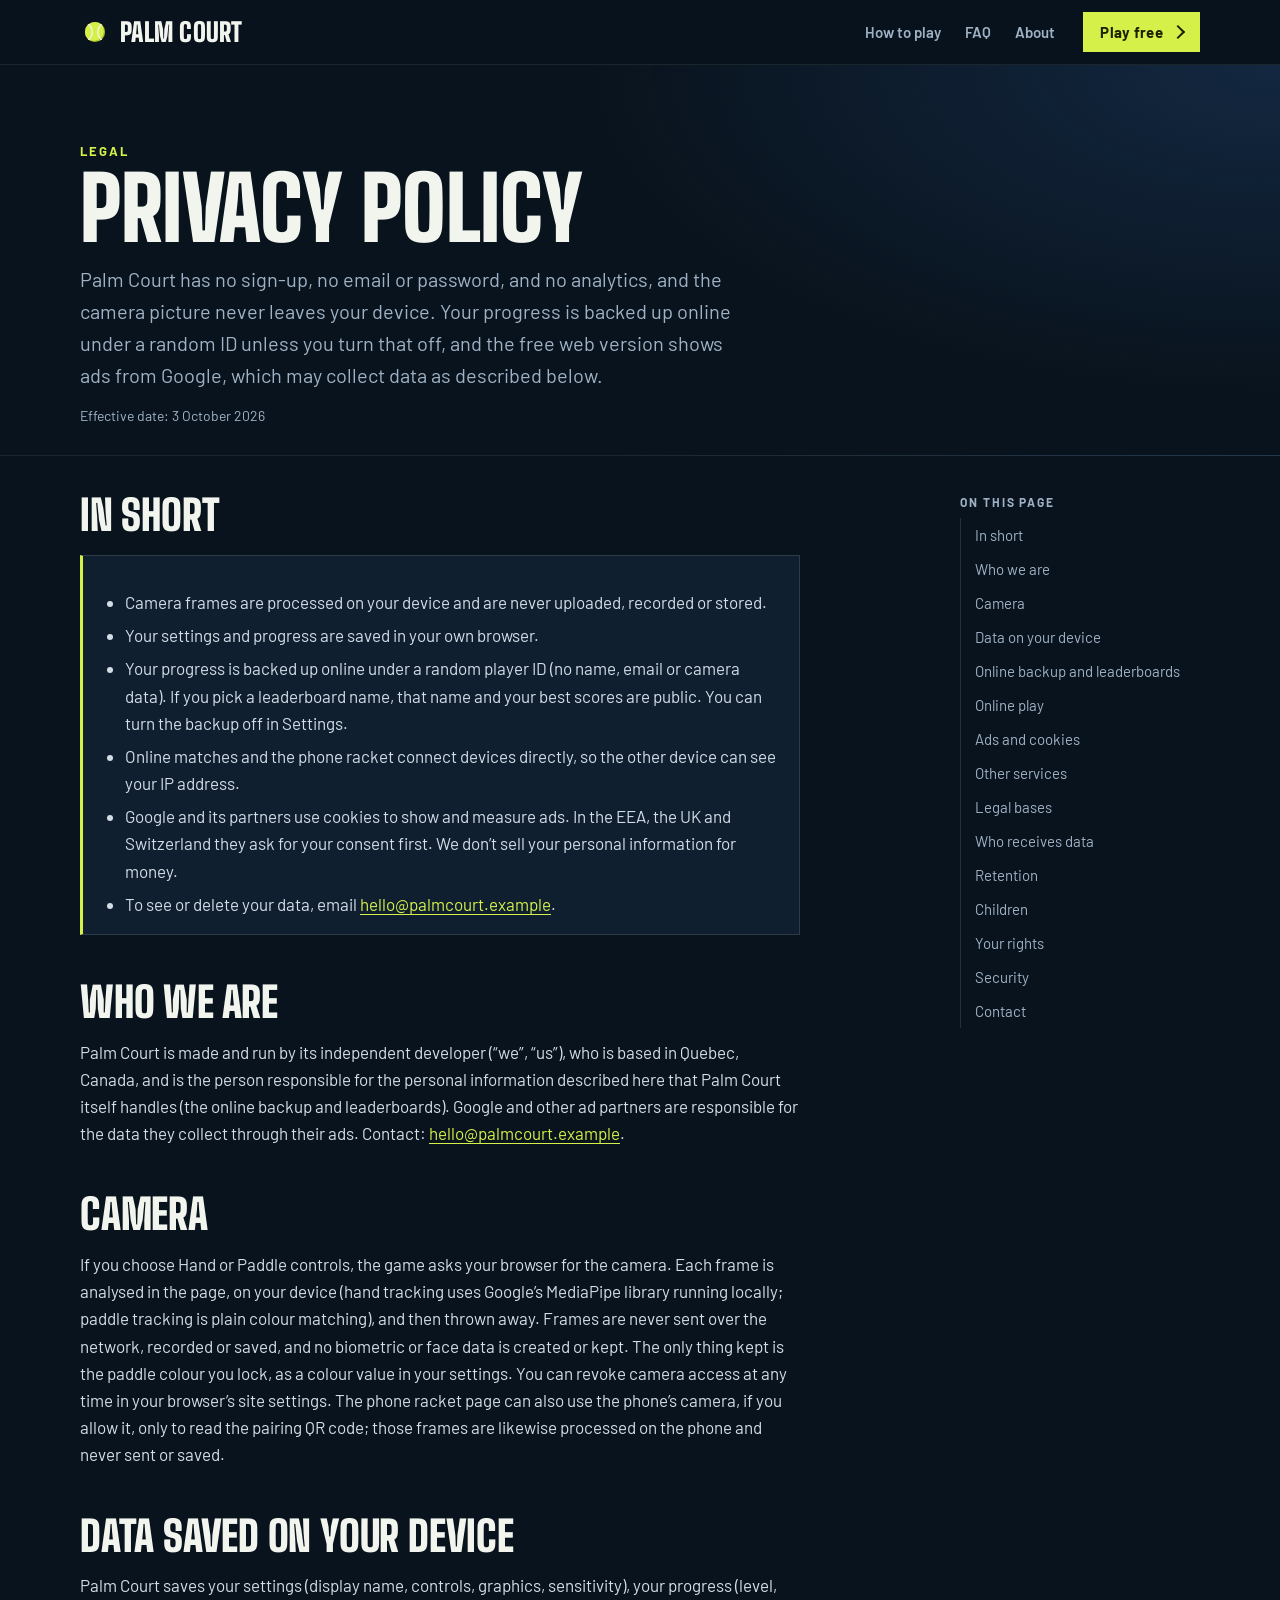
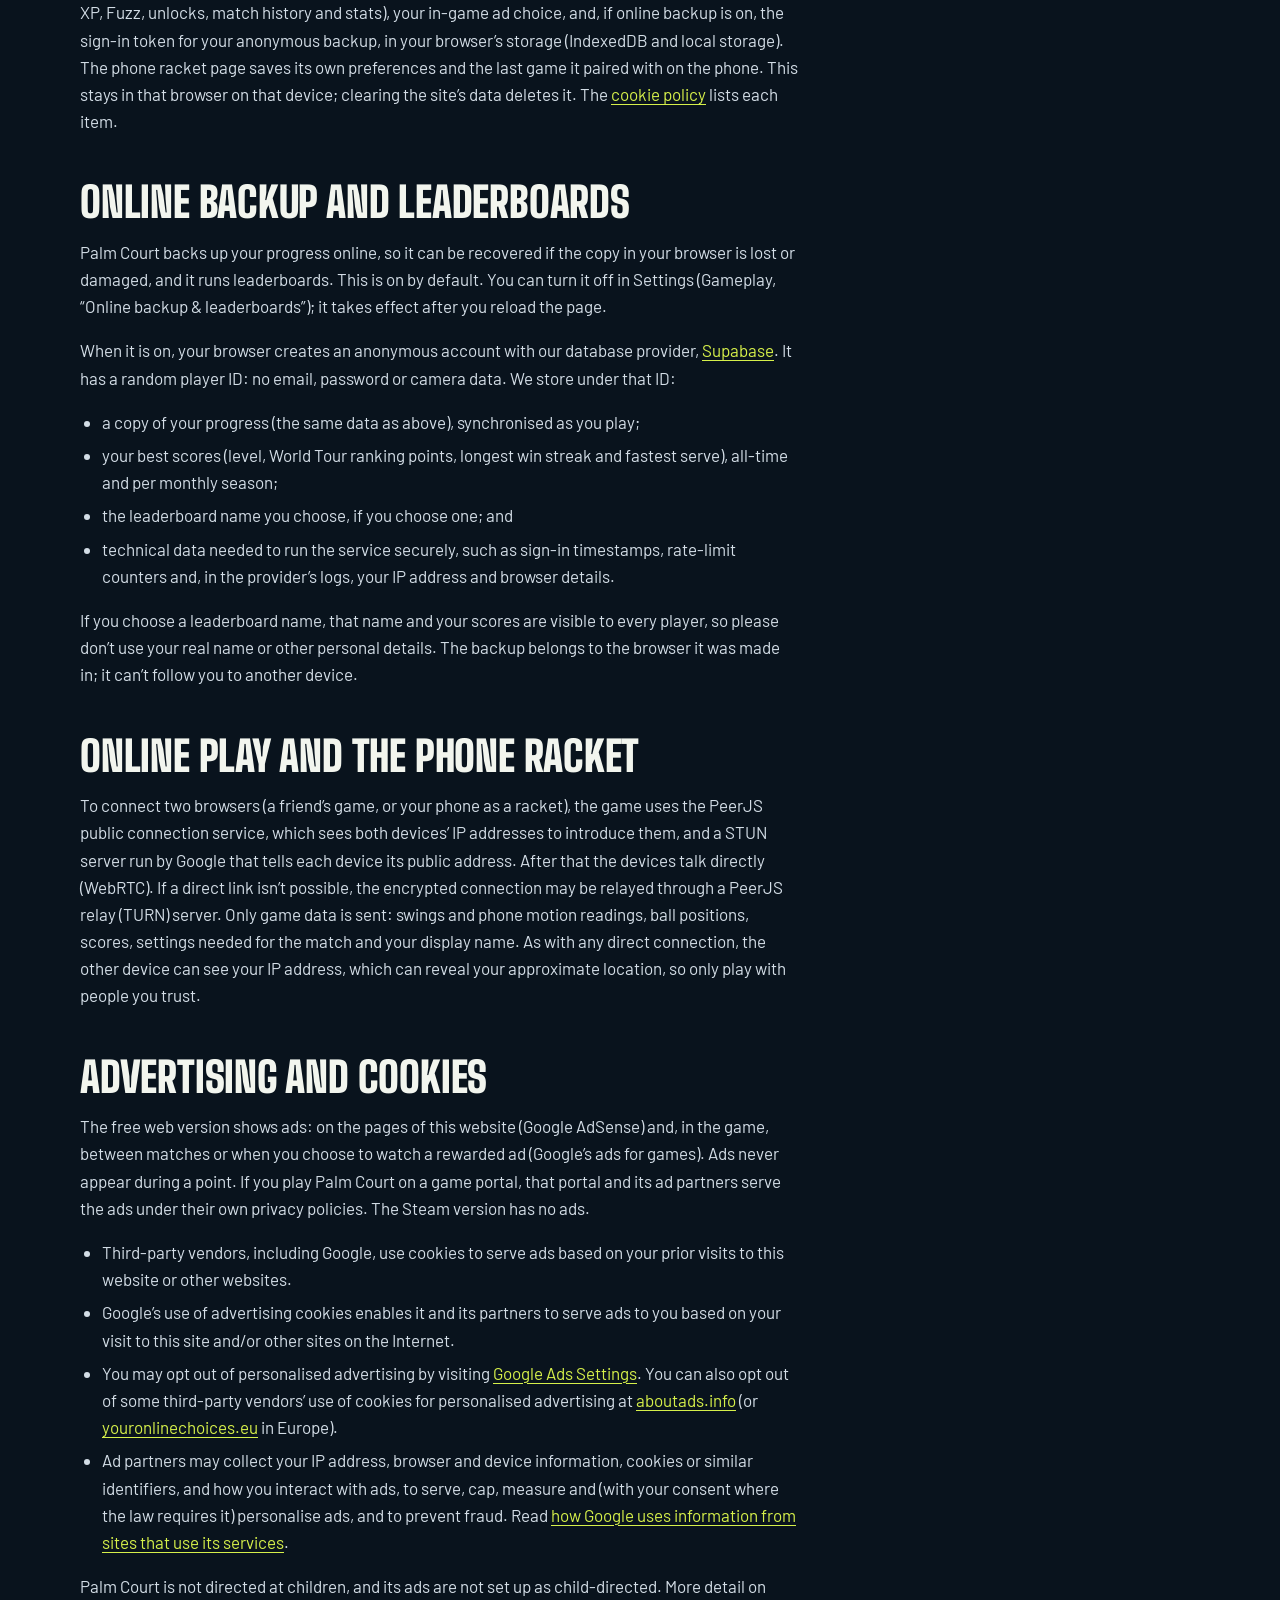
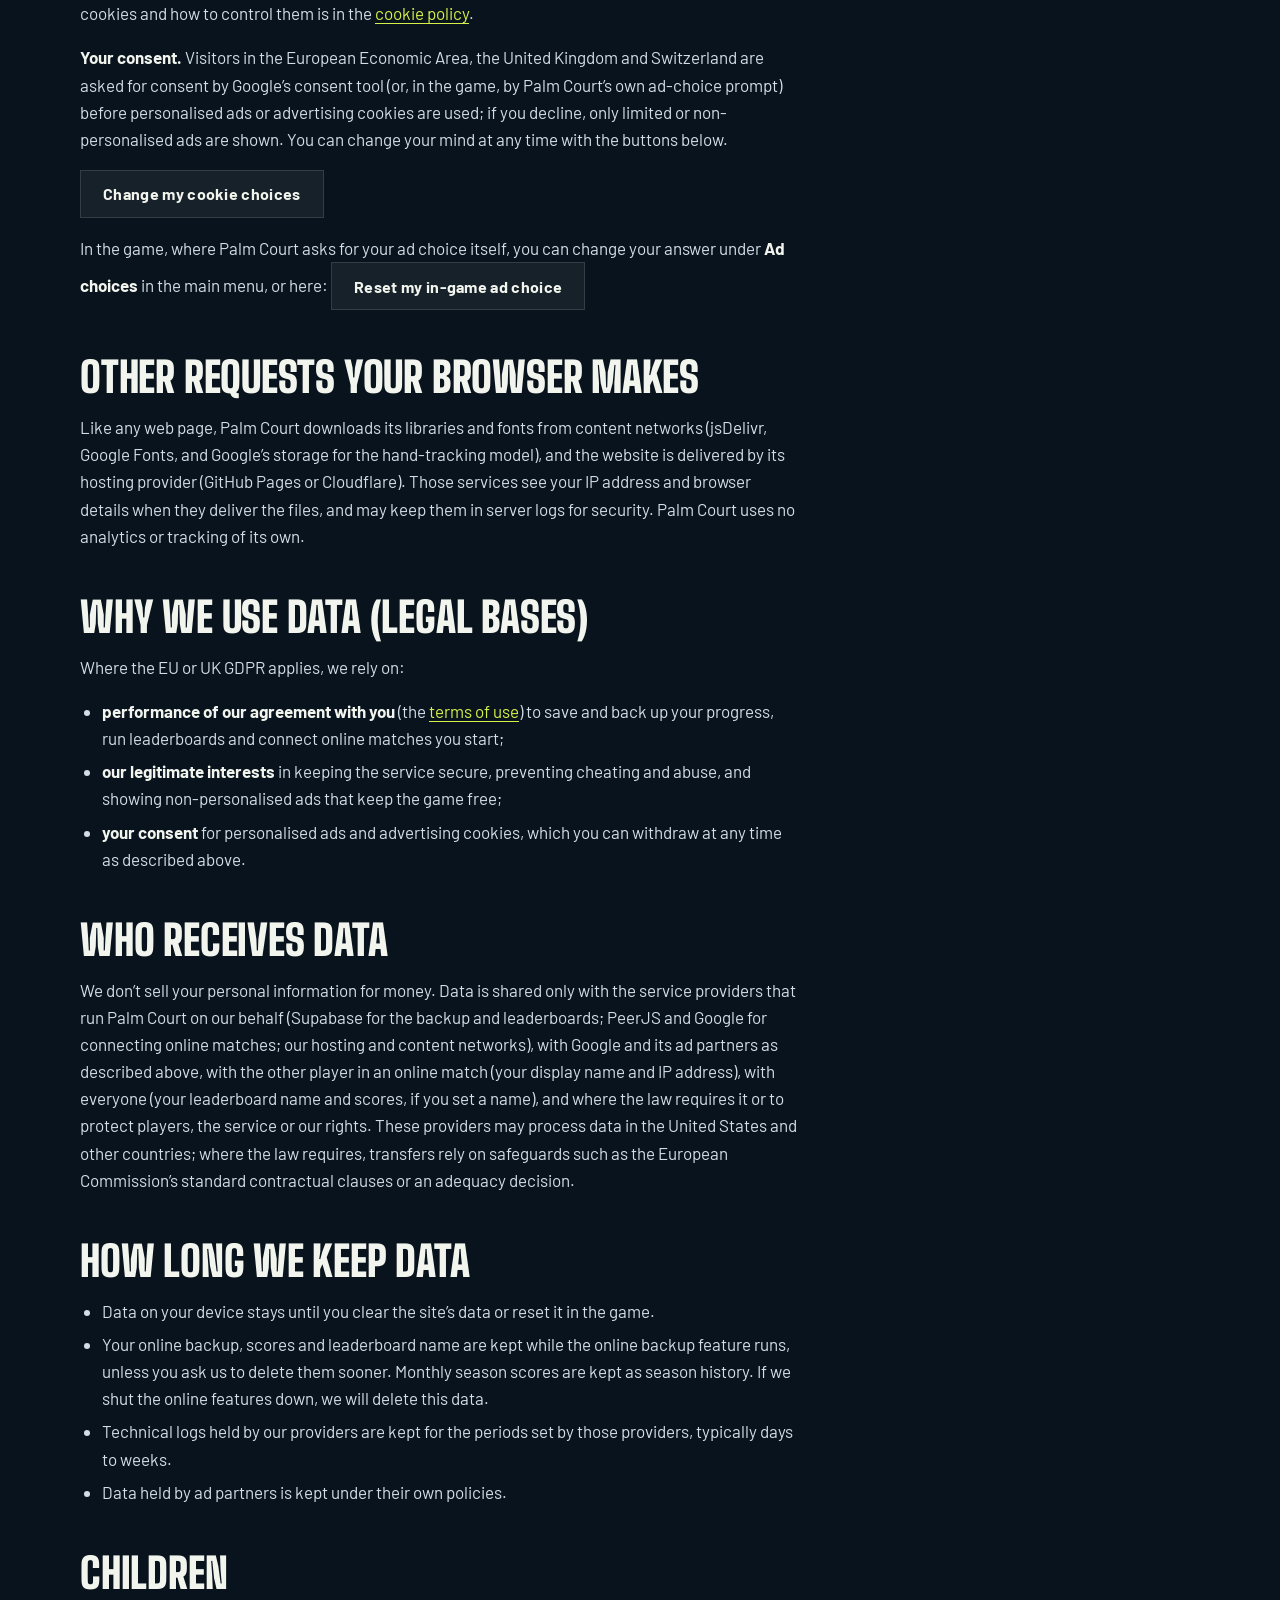
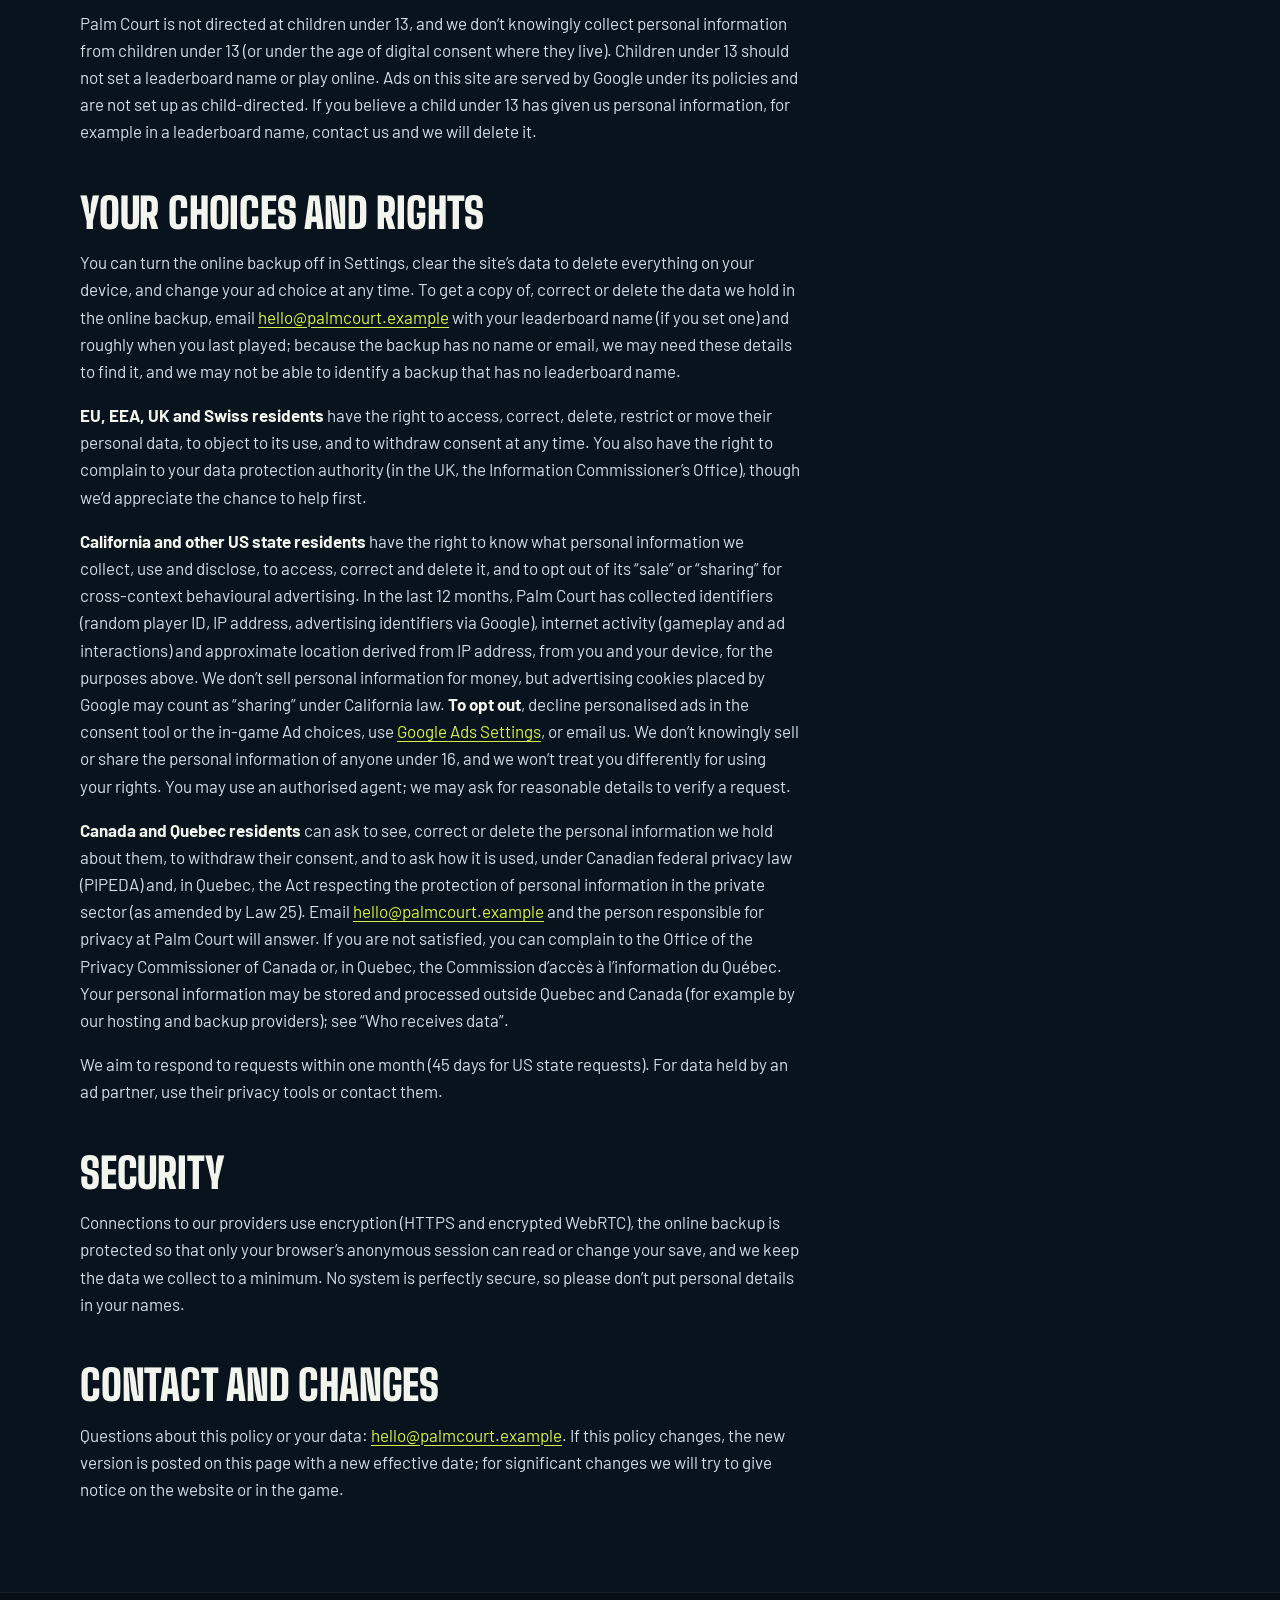
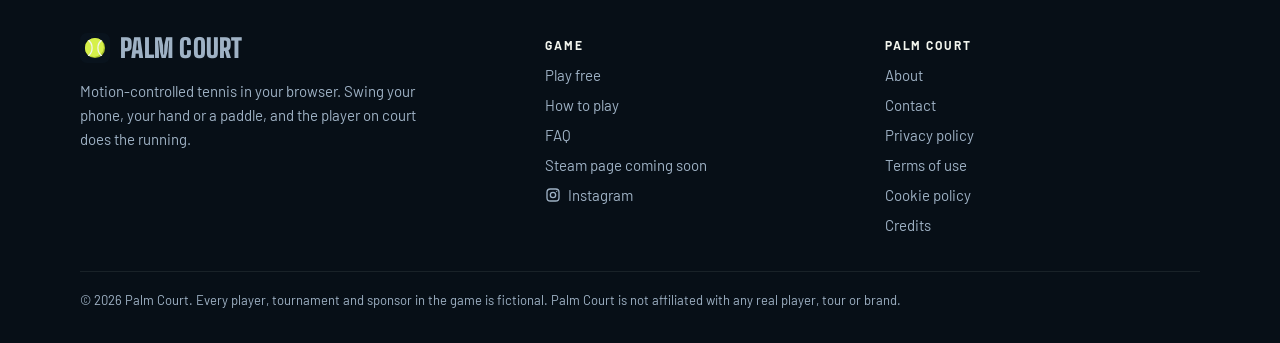
<file: privacy.html>
<!doctype html>
<html lang="en">
<head>
<meta charset="utf-8">
<meta name="viewport" content="width=device-width, initial-scale=1, viewport-fit=cover">
<title>Privacy policy | Palm Court</title>
<meta name="description" content="What Palm Court stores, what never leaves your device (camera frames), and how ads and cookies from Google work on this site.">
<!-- Addresses use the placeholder palmcourt.example: tools/build-site.mjs swaps in SITE_URL from site/config.mjs. -->
<link rel="canonical" href="https://palmcourt.example/privacy.html">
<meta property="og:type" content="article">
<meta property="og:site_name" content="Palm Court">
<meta property="og:title" content="Privacy policy | Palm Court">
<meta property="og:description" content="What Palm Court stores, what never leaves your device (camera frames), and how ads and cookies from Google work on this site.">
<meta property="og:url" content="https://palmcourt.example/privacy.html">
<meta property="og:image" content="https://palmcourt.example/site/og.jpg">
<meta property="og:image:width" content="1200"><meta property="og:image:height" content="630">
<meta property="og:image:alt" content="A Palm Court match at golden hour on a blue hard court in a packed stadium">
<meta name="twitter:card" content="summary_large_image">
<meta name="theme-color" content="#09131d">
<link rel="icon" href="site/icon.svg" type="image/svg+xml">
<link rel="apple-touch-icon" href="site/apple-touch-icon.png">
<link rel="manifest" href="manifest.webmanifest">
<link rel="preconnect" href="https://fonts.googleapis.com">
<link rel="preconnect" href="https://fonts.gstatic.com" crossorigin>
<link rel="stylesheet" href="https://fonts.googleapis.com/css2?family=Big+Shoulders+Display:wght@700;900&family=Barlow:wght@400;600;700&display=swap">
<link rel="stylesheet" href="site/site.css">
<script src="site/site.js" defer></script>
<!-- AdSense tag: the deploy step writes it on the next line once site/config.mjs has a publisher id. -->
<!-- adsense -->
</head>
<body>
<a class="skip" href="#main">Skip to content</a>
<header class="site-head">
  <div class="wrap">
    <a class="logo" href="./"><img src="site/icon.svg" alt="" width="30" height="30">Palm Court</a>
    <nav class="nav" aria-label="Main"><a href="how-to-play.html">How to play</a><a href="faq.html">FAQ</a><a href="about.html">About</a></nav>
    <a class="btn primary" href="play/">Play free</a>
  </div>
</header>
<main id="main">
<section class="page-head">
  <div class="wrap">
    <p class="eyebrow">Legal</p>
    <h1>Privacy policy</h1>
    <p class="lede">Palm Court has no sign-up, no email or password, and no analytics, and the camera picture never leaves your device. Your progress is backed up online under a random ID unless you turn that off, and the free web version shows ads from Google, which may collect data as described below.</p>
    <p class="meta">Effective date: 3 October 2026</p>
  </div>
</section>
<div class="wrap layout">
  <article class="prose">
    <h2 id="summary">In short</h2>
    <div class="box"><ul>
    <li>Camera frames are processed on your device and are never uploaded, recorded or stored.</li>
    <li>Your settings and progress are saved in your own browser.</li>
    <li>Your progress is backed up online under a random player ID (no name, email or camera data). If you pick a leaderboard name, that name and your best scores are public. You can turn the backup off in Settings.</li>
    <li>Online matches and the phone racket connect devices directly, so the other device can see your IP address.</li>
    <li>Google and its partners use cookies to show and measure ads. In the EEA, the UK and Switzerland they ask for your consent first. We don’t sell your personal information for money.</li>
    <li>To see or delete your data, email <a href="mailto:hello@palmcourt.example">hello@palmcourt.example</a>.</li>
    </ul></div>
    <h2 id="who">Who we are</h2>
    <p>Palm Court is made and run by its independent developer (“we”, “us”), who is based in Quebec, Canada, and is the person responsible for the personal information described here that Palm Court itself handles (the online backup and leaderboards). Google and other ad partners are responsible for the data they collect through their ads. Contact: <a href="mailto:hello@palmcourt.example">hello@palmcourt.example</a>.</p>
    <!-- OWNER: GDPR expects the controller's identity and contact details. Consider adding your legal name (or company) and a postal address here. If you have no establishment in the EU/UK but target players there, a lawyer can advise whether you need an EU/UK representative. -->
    <h2 id="camera">Camera</h2>
    <p>If you choose Hand or Paddle controls, the game asks your browser for the camera. Each frame is analysed in the page, on your device (hand tracking uses Google’s MediaPipe library running locally; paddle tracking is plain colour matching), and then thrown away. Frames are never sent over the network, recorded or saved, and no biometric or face data is created or kept. The only thing kept is the paddle colour you lock, as a colour value in your settings. You can revoke camera access at any time in your browser’s site settings. The phone racket page can also use the phone’s camera, if you allow it, only to read the pairing QR code; those frames are likewise processed on the phone and never sent or saved.</p>
    <h2 id="device">Data saved on your device</h2>
    <p>Palm Court saves your settings (display name, controls, graphics, sensitivity), your progress (level, XP, Fuzz, unlocks, match history and stats), your in-game ad choice, and, if online backup is on, the sign-in token for your anonymous backup, in your browser’s storage (IndexedDB and local storage). The phone racket page saves its own preferences and the last game it paired with on the phone. This stays in that browser on that device; clearing the site’s data deletes it. The <a href="cookies.html">cookie policy</a> lists each item.</p>
    <h2 id="cloud">Online backup and leaderboards</h2>
    <p>Palm Court backs up your progress online, so it can be recovered if the copy in your browser is lost or damaged, and it runs leaderboards. This is on by default. You can turn it off in Settings (Gameplay, “Online backup &amp; leaderboards”); it takes effect after you reload the page.</p>
    <p>When it is on, your browser creates an anonymous account with our database provider, <a href="https://supabase.com/privacy">Supabase</a>. It has a random player ID: no email, password or camera data. We store under that ID:</p>
    <ul>
    <li>a copy of your progress (the same data as above), synchronised as you play;</li>
    <li>your best scores (level, World Tour ranking points, longest win streak and fastest serve), all-time and per monthly season;</li>
    <li>the leaderboard name you choose, if you choose one; and</li>
    <li>technical data needed to run the service securely, such as sign-in timestamps, rate-limit counters and, in the provider’s logs, your IP address and browser details.</li>
    </ul>
    <p>If you choose a leaderboard name, that name and your scores are visible to every player, so please don’t use your real name or other personal details. The backup belongs to the browser it was made in; it can’t follow you to another device.</p>
    <h2 id="online">Online play and the phone racket</h2>
    <p>To connect two browsers (a friend’s game, or your phone as a racket), the game uses the PeerJS public connection service, which sees both devices’ IP addresses to introduce them, and a STUN server run by Google that tells each device its public address. After that the devices talk directly (WebRTC). If a direct link isn’t possible, the encrypted connection may be relayed through a PeerJS relay (TURN) server. Only game data is sent: swings and phone motion readings, ball positions, scores, settings needed for the match and your display name. As with any direct connection, the other device can see your IP address, which can reveal your approximate location, so only play with people you trust.</p>
    <h2 id="ads">Advertising and cookies</h2>
    <p>The free web version shows ads: on the pages of this website (Google AdSense) and, in the game, between matches or when you choose to watch a rewarded ad (Google’s ads for games). Ads never appear during a point. If you play Palm Court on a game portal, that portal and its ad partners serve the ads under their own privacy policies. The Steam version has no ads.</p>
    <ul>
    <li>Third-party vendors, including Google, use cookies to serve ads based on your prior visits to this website or other websites.</li>
    <li>Google’s use of advertising cookies enables it and its partners to serve ads to you based on your visit to this site and/or other sites on the Internet.</li>
    <li>You may opt out of personalised advertising by visiting <a href="https://adssettings.google.com/">Google Ads Settings</a>. You can also opt out of some third-party vendors’ use of cookies for personalised advertising at <a href="https://www.aboutads.info/choices/">aboutads.info</a> (or <a href="https://www.youronlinechoices.eu/">youronlinechoices.eu</a> in Europe).</li>
    <li>Ad partners may collect your IP address, browser and device information, cookies or similar identifiers, and how you interact with ads, to serve, cap, measure and (with your consent where the law requires it) personalise ads, and to prevent fraud. Read <a href="https://policies.google.com/technologies/partner-sites">how Google uses information from sites that use its services</a>.</li>
    </ul>
    <p>Palm Court is not directed at children, and its ads are not set up as child-directed. More detail on cookies and how to control them is in the <a href="cookies.html">cookie policy</a>.</p>
    <p><strong>Your consent.</strong> Visitors in the European Economic Area, the United Kingdom and Switzerland are asked for consent by Google’s consent tool (or, in the game, by Palm Court’s own ad-choice prompt) before personalised ads or advertising cookies are used; if you decline, only limited or non-personalised ads are shown. You can change your mind at any time with the buttons below.</p>
    <p><button type="button" class="btn" id="cmpRevoke" hidden>Change my cookie choices</button></p>
    <p>In the game, where Palm Court asks for your ad choice itself, you can change your answer under <strong>Ad choices</strong> in the main menu, or here: <button type="button" class="btn" id="resetConsent">Reset my in-game ad choice</button> <span id="resetMsg" role="status"></span></p>
    <h2 id="other">Other requests your browser makes</h2>
    <p>Like any web page, Palm Court downloads its libraries and fonts from content networks (jsDelivr, Google Fonts, and Google’s storage for the hand-tracking model), and the website is delivered by its hosting provider (GitHub Pages or Cloudflare). Those services see your IP address and browser details when they deliver the files, and may keep them in server logs for security. Palm Court uses no analytics or tracking of its own.</p>
    <h2 id="bases">Why we use data (legal bases)</h2>
    <p>Where the EU or UK GDPR applies, we rely on:</p>
    <ul>
    <li><strong>performance of our agreement with you</strong> (the <a href="terms.html">terms of use</a>) to save and back up your progress, run leaderboards and connect online matches you start;</li>
    <li><strong>our legitimate interests</strong> in keeping the service secure, preventing cheating and abuse, and showing non-personalised ads that keep the game free;</li>
    <li><strong>your consent</strong> for personalised ads and advertising cookies, which you can withdraw at any time as described above.</li>
    </ul>
    <h2 id="sharing">Who receives data</h2>
    <p>We don’t sell your personal information for money. Data is shared only with the service providers that run Palm Court on our behalf (Supabase for the backup and leaderboards; PeerJS and Google for connecting online matches; our hosting and content networks), with Google and its ad partners as described above, with the other player in an online match (your display name and IP address), with everyone (your leaderboard name and scores, if you set a name), and where the law requires it or to protect players, the service or our rights. These providers may process data in the United States and other countries; where the law requires, transfers rely on safeguards such as the European Commission’s standard contractual clauses or an adequacy decision.</p>
    <h2 id="retention">How long we keep data</h2>
    <ul>
    <li>Data on your device stays until you clear the site’s data or reset it in the game.</li>
    <li>Your online backup, scores and leaderboard name are kept while the online backup feature runs, unless you ask us to delete them sooner. Monthly season scores are kept as season history. If we shut the online features down, we will delete this data.</li>
    <li>Technical logs held by our providers are kept for the periods set by those providers, typically days to weeks.</li>
    <li>Data held by ad partners is kept under their own policies.</li>
    </ul>
    <h2 id="children">Children</h2>
    <p>Palm Court is not directed at children under 13, and we don’t knowingly collect personal information from children under 13 (or under the age of digital consent where they live). Children under 13 should not set a leaderboard name or play online. Ads on this site are served by Google under its policies and are not set up as child-directed. If you believe a child under 13 has given us personal information, for example in a leaderboard name, contact us and we will delete it.</p>
    <h2 id="rights">Your choices and rights</h2>
    <p>You can turn the online backup off in Settings, clear the site’s data to delete everything on your device, and change your ad choice at any time. To get a copy of, correct or delete the data we hold in the online backup, email <a href="mailto:hello@palmcourt.example">hello@palmcourt.example</a> with your leaderboard name (if you set one) and roughly when you last played; because the backup has no name or email, we may need these details to find it, and we may not be able to identify a backup that has no leaderboard name.</p>
    <p><strong>EU, EEA, UK and Swiss residents</strong> have the right to access, correct, delete, restrict or move their personal data, to object to its use, and to withdraw consent at any time. You also have the right to complain to your data protection authority (in the UK, the Information Commissioner’s Office), though we’d appreciate the chance to help first.</p>
    <p><strong>California and other US state residents</strong> have the right to know what personal information we collect, use and disclose, to access, correct and delete it, and to opt out of its “sale” or “sharing” for cross-context behavioural advertising. In the last 12 months, Palm Court has collected identifiers (random player ID, IP address, advertising identifiers via Google), internet activity (gameplay and ad interactions) and approximate location derived from IP address, from you and your device, for the purposes above. We don’t sell personal information for money, but advertising cookies placed by Google may count as “sharing” under California law. <strong>To opt out</strong>, decline personalised ads in the consent tool or the in-game Ad choices, use <a href="https://adssettings.google.com/">Google Ads Settings</a>, or email us. We don’t knowingly sell or share the personal information of anyone under 16, and we won’t treat you differently for using your rights. You may use an authorised agent; we may ask for reasonable details to verify a request.</p>
    <p><strong>Canada and Quebec residents</strong> can ask to see, correct or delete the personal information we hold about them, to withdraw their consent, and to ask how it is used, under Canadian federal privacy law (PIPEDA) and, in Quebec, the Act respecting the protection of personal information in the private sector (as amended by Law 25). Email <a href="mailto:hello@palmcourt.example">hello@palmcourt.example</a> and the person responsible for privacy at Palm Court will answer. If you are not satisfied, you can complain to the Office of the Privacy Commissioner of Canada or, in Quebec, the Commission d’accès à l’information du Québec. Your personal information may be stored and processed outside Quebec and Canada (for example by our hosting and backup providers); see “Who receives data”.</p>
    <p>We aim to respond to requests within one month (45 days for US state requests). For data held by an ad partner, use their privacy tools or contact them.</p>
    <h2 id="security">Security</h2>
    <p>Connections to our providers use encryption (HTTPS and encrypted WebRTC), the online backup is protected so that only your browser’s anonymous session can read or change your save, and we keep the data we collect to a minimum. No system is perfectly secure, so please don’t put personal details in your names.</p>
    <h2 id="contact">Contact and changes</h2>
    <p>Questions about this policy or your data: <a href="mailto:hello@palmcourt.example">hello@palmcourt.example</a>. If this policy changes, the new version is posted on this page with a new effective date; for significant changes we will try to give notice on the website or in the game.</p>
  </article>
  <nav class="toc" aria-label="On this page"><b>On this page</b><ol><li><a href="#summary">In short</a></li><li><a href="#who">Who we are</a></li><li><a href="#camera">Camera</a></li><li><a href="#device">Data on your device</a></li><li><a href="#cloud">Online backup and leaderboards</a></li><li><a href="#online">Online play</a></li><li><a href="#ads">Ads and cookies</a></li><li><a href="#other">Other services</a></li><li><a href="#bases">Legal bases</a></li><li><a href="#sharing">Who receives data</a></li><li><a href="#retention">Retention</a></li><li><a href="#children">Children</a></li><li><a href="#rights">Your rights</a></li><li><a href="#security">Security</a></li><li><a href="#contact">Contact</a></li></ol></nav>
</div>
</main>
<script>
// Google's consent tool (Privacy & messaging) offers a way to change your choice once the ad tag is on the page.
(() => {
  const b = document.getElementById('cmpRevoke');
  if (document.querySelector('script[src*="adsbygoogle.js"]')) {
    // googlefc may still be loading: queue the call (Google's documented callbackQueue) instead of dropping the click.
    const fc = (window.googlefc = window.googlefc || {}); fc.callbackQueue = fc.callbackQueue || [];
    b.hidden = false;
    b.onclick = () => { const g = window.googlefc, go = () => window.googlefc.showRevocationMessage(); if (typeof g.showRevocationMessage === 'function') go(); else (g.callbackQueue = g.callbackQueue || []).push(go); };
  }
  document.getElementById('resetConsent').onclick = () => {
    let msg = 'Done. The game will ask again next time.';
    try { localStorage.removeItem('palmcourt.consent'); } catch (e) { msg = 'Your browser blocked site storage, so there is nothing saved to reset.'; }
    document.getElementById('resetMsg').textContent = msg;
  };
})();
</script>
<footer class="site-foot">
  <div class="wrap">
    <div>
      <a class="logo" href="./"><img src="site/icon.svg" alt="" width="30" height="30" loading="lazy">Palm Court</a>
      <p>Motion-controlled tennis in your browser. Swing your phone, your hand or a paddle, and the player on court does the running.</p>
    </div>
    <div>
      <h2>Game</h2>
      <ul><li><a href="play/">Play free</a></li><li><a href="how-to-play.html">How to play</a></li><li><a href="faq.html">FAQ</a></li><li><a data-steam href="https://store.steampowered.com/app/YOUR_APP_ID/Palm_Court/"><span>Wishlist on Steam</span></a></li><li><a class="social" href="https://www.instagram.com/palmcourt.game/" target="_blank" rel="noopener" aria-label="Instagram: @palmcourt.game (opens in a new tab)"><svg aria-hidden="true" focusable="false" width="16" height="16" viewBox="0 0 24 24" fill="none" stroke="currentColor" stroke-width="2"><rect x="3" y="3" width="18" height="18" rx="5"/><circle cx="12" cy="12" r="4"/><circle cx="17.5" cy="6.5" r="1" fill="currentColor" stroke="none"/></svg>Instagram</a></li></ul>
    </div>
    <div>
      <h2>Palm Court</h2>
      <ul><li><a href="about.html">About</a></li><li><a href="contact.html">Contact</a></li><li><a href="privacy.html">Privacy policy</a></li><li><a href="terms.html">Terms of use</a></li><li><a href="cookies.html">Cookie policy</a></li><li><a href="credits.html">Credits</a></li></ul>
    </div>
    <p class="fine">© <span data-year>2026</span> Palm Court. Every player, tournament and sponsor in the game is fictional. Palm Court is not affiliated with any real player, tour or brand.</p>
  </div>
</footer>
</body>
</html>
</file>
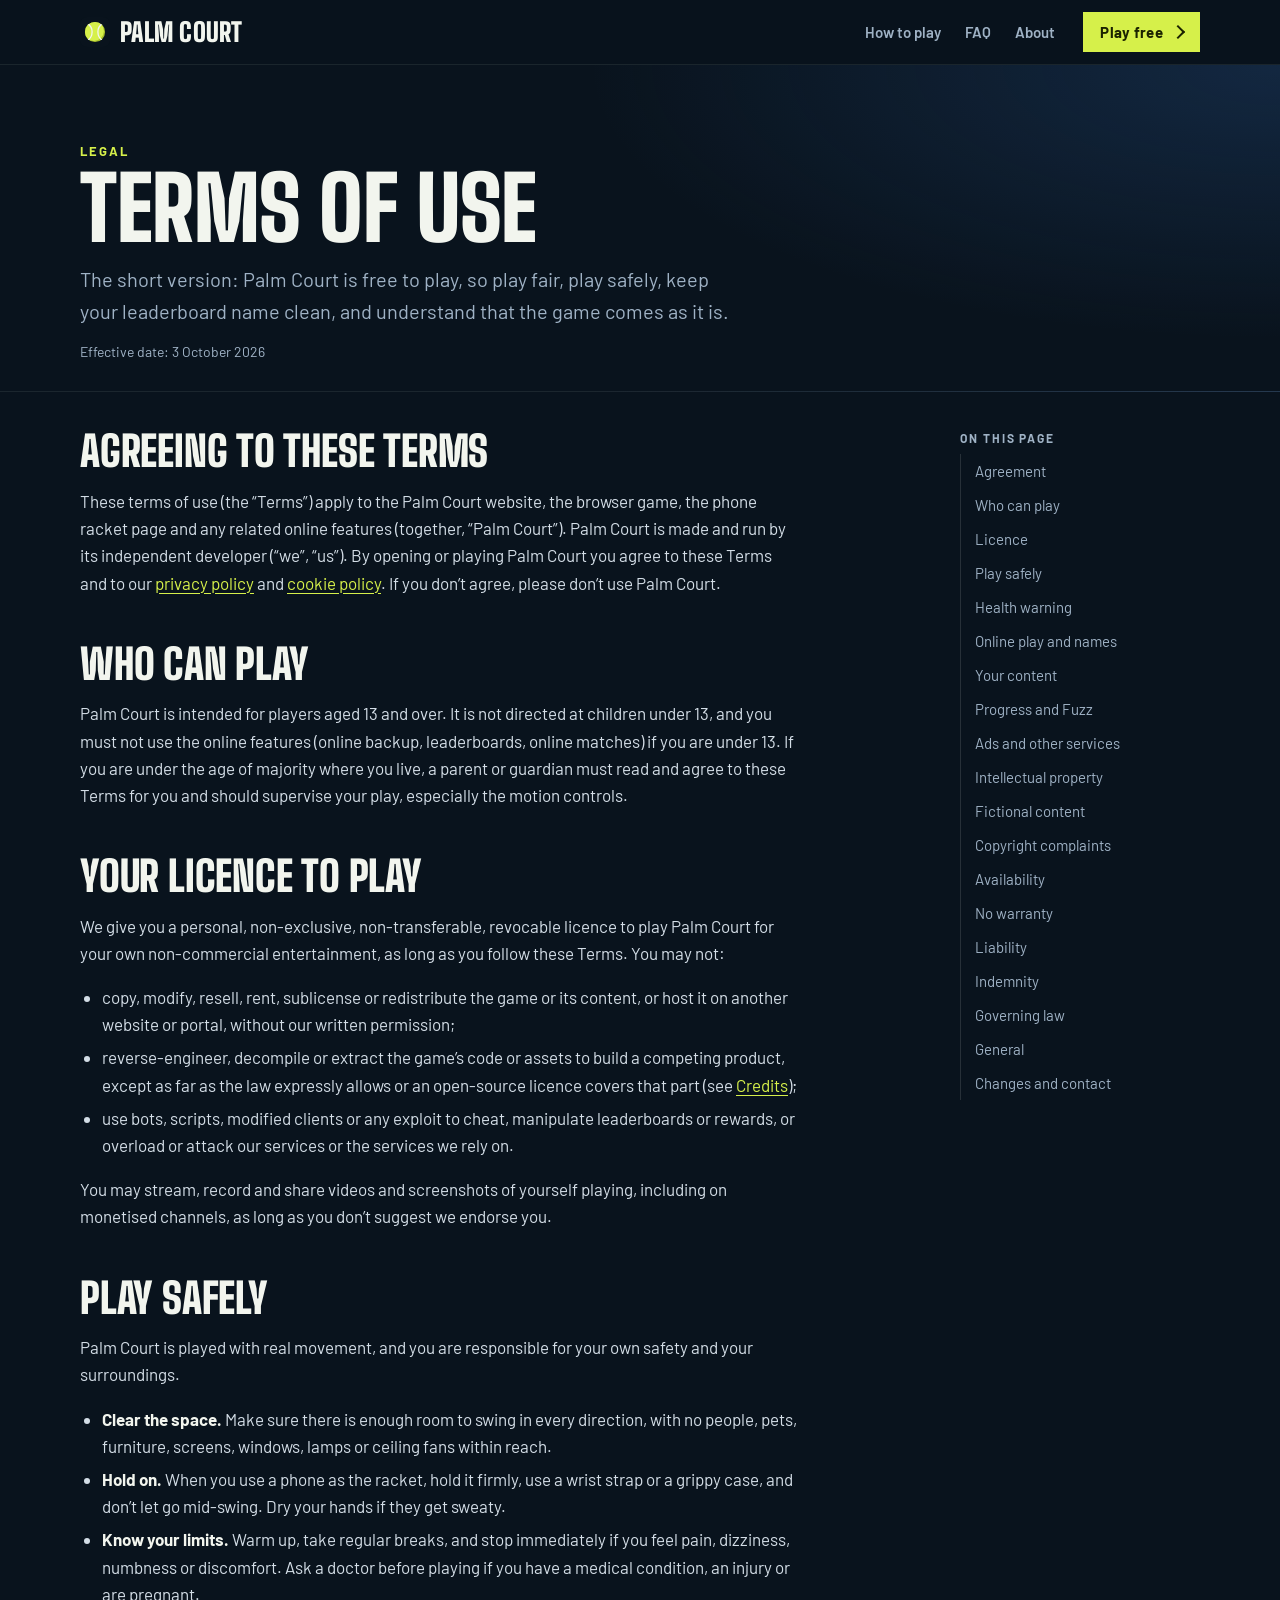
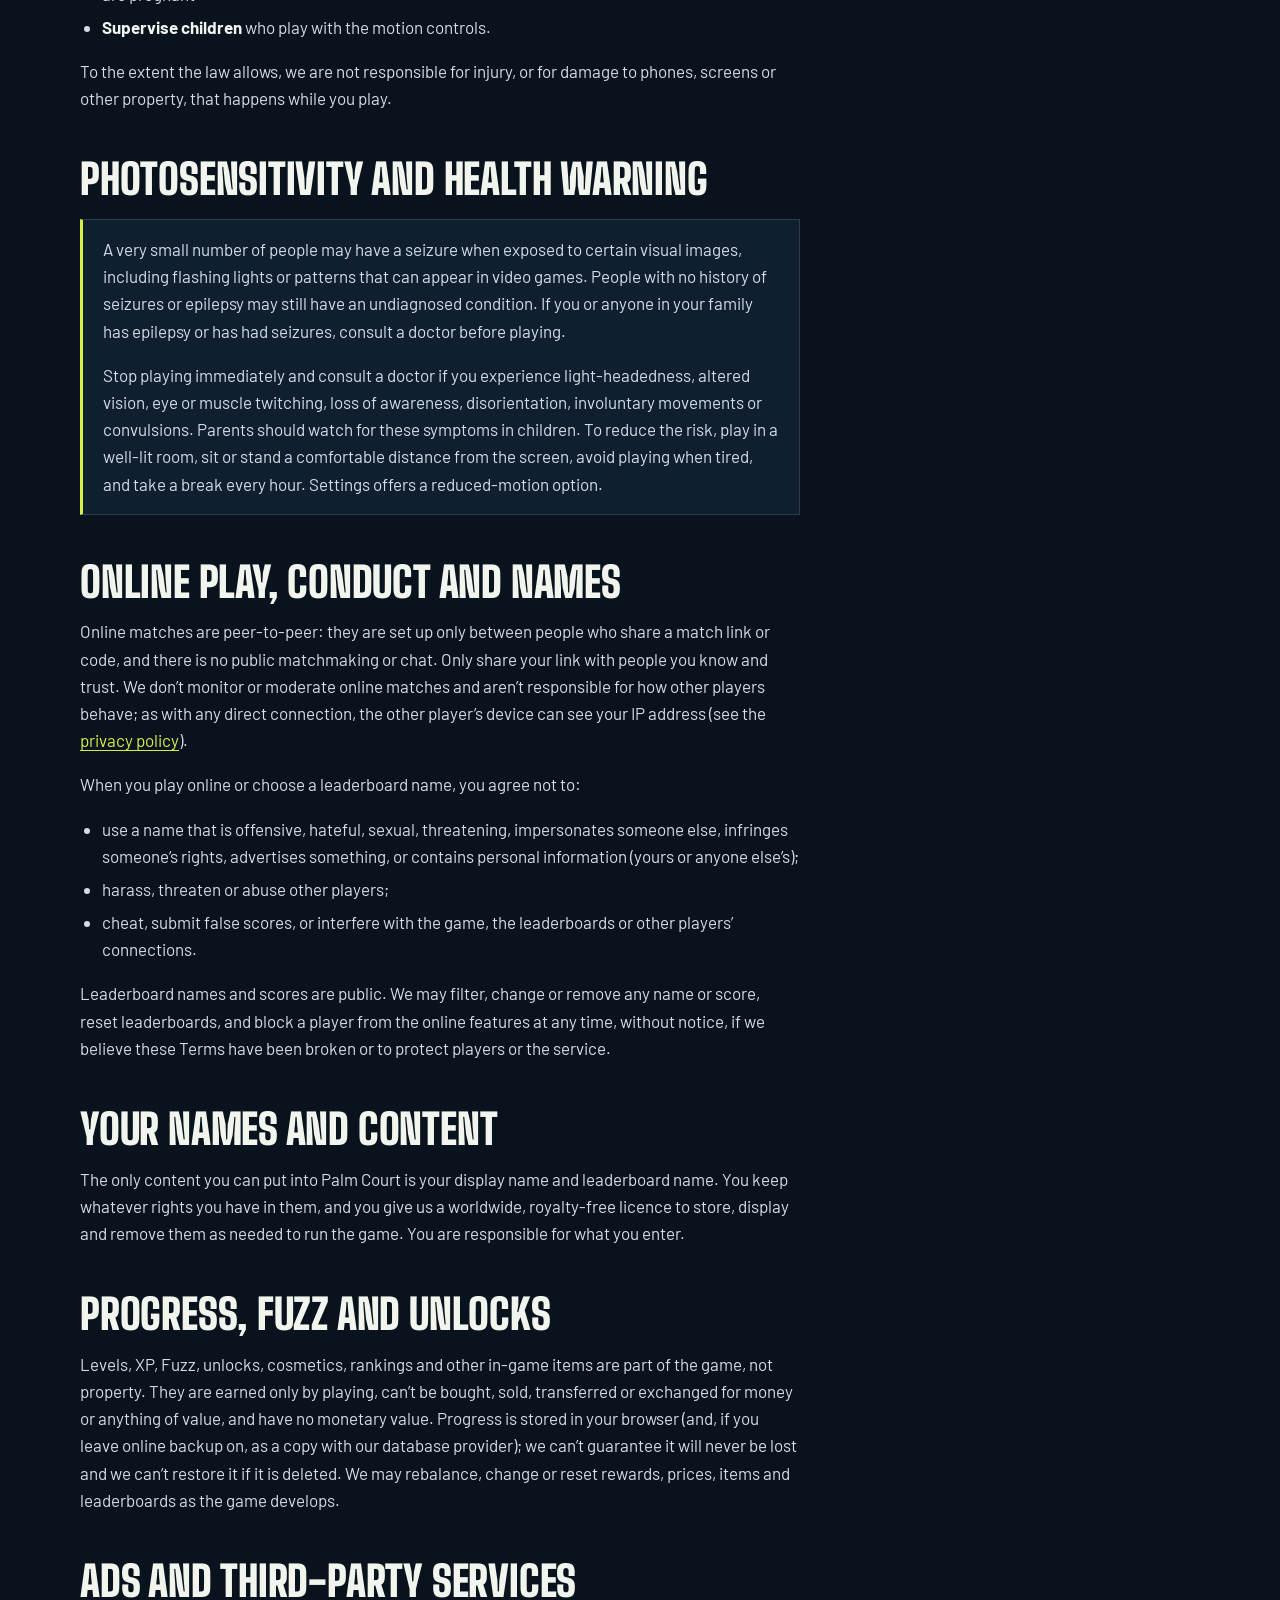
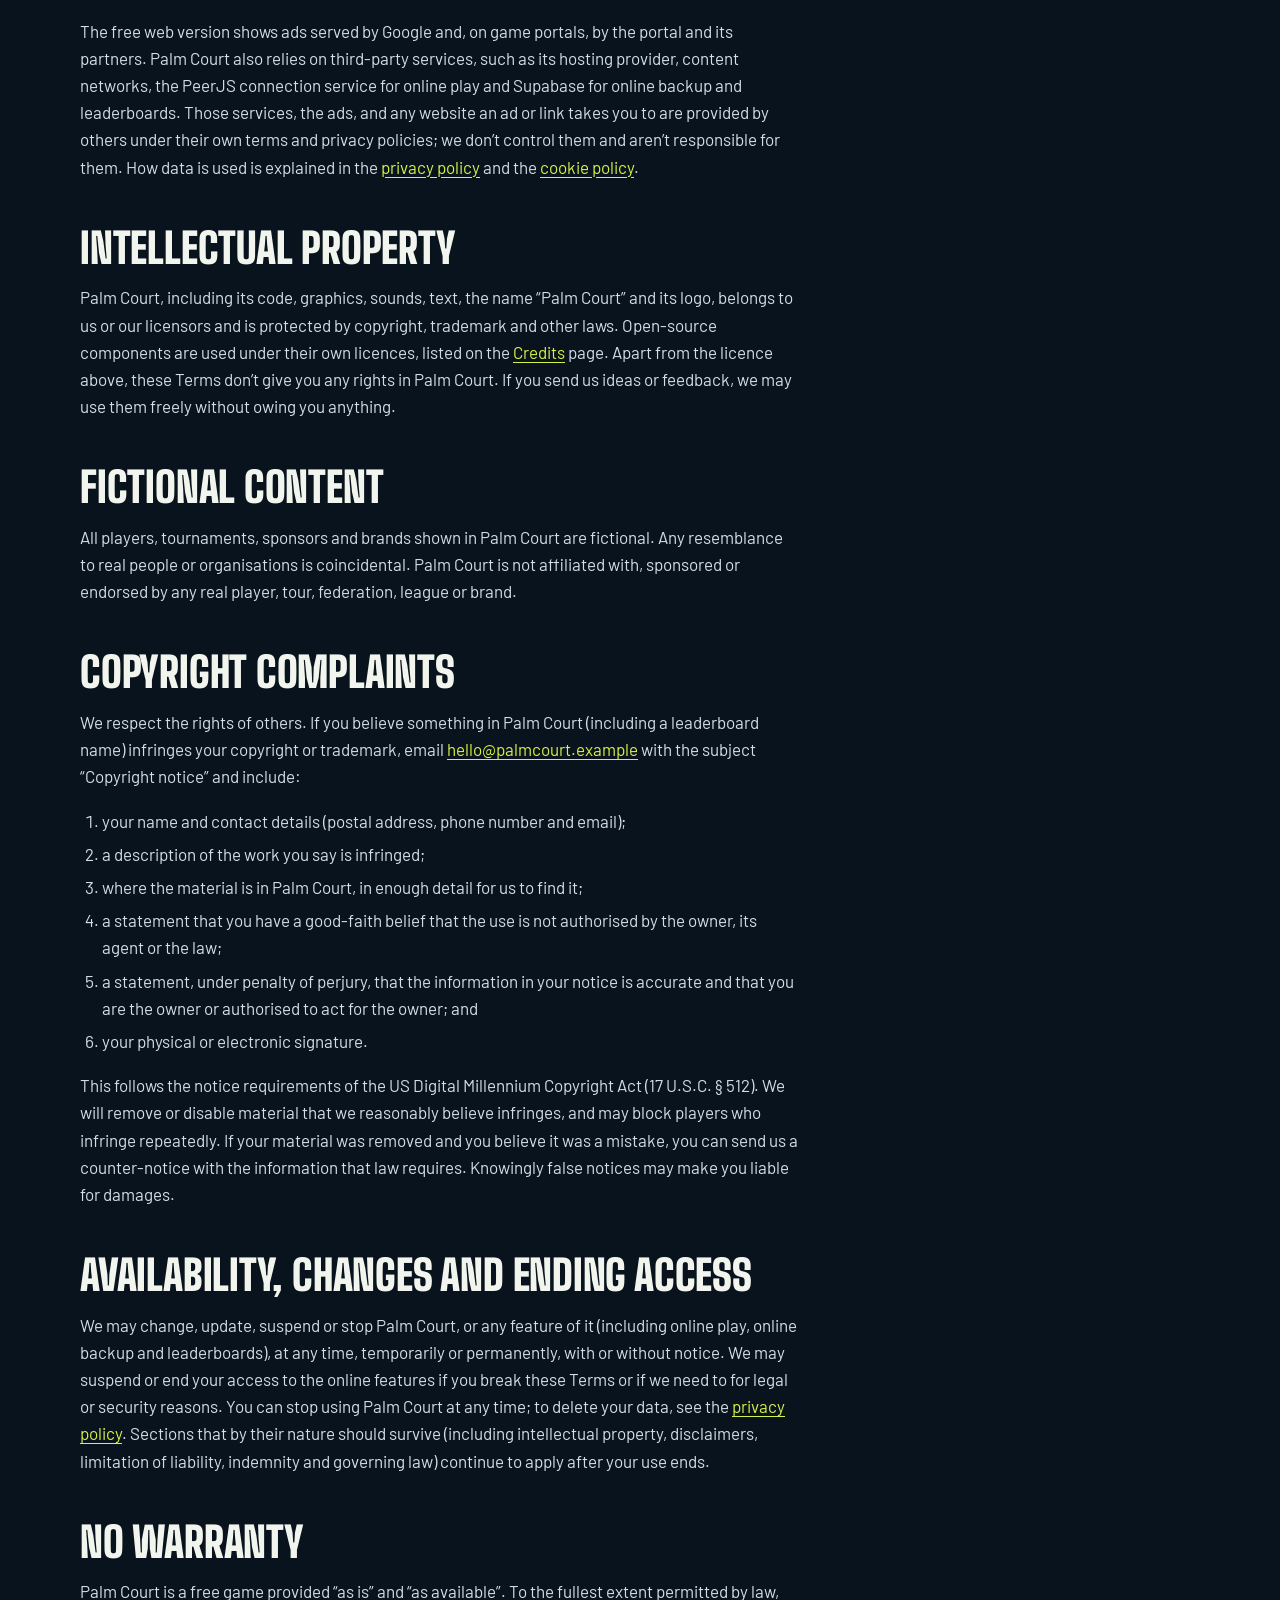
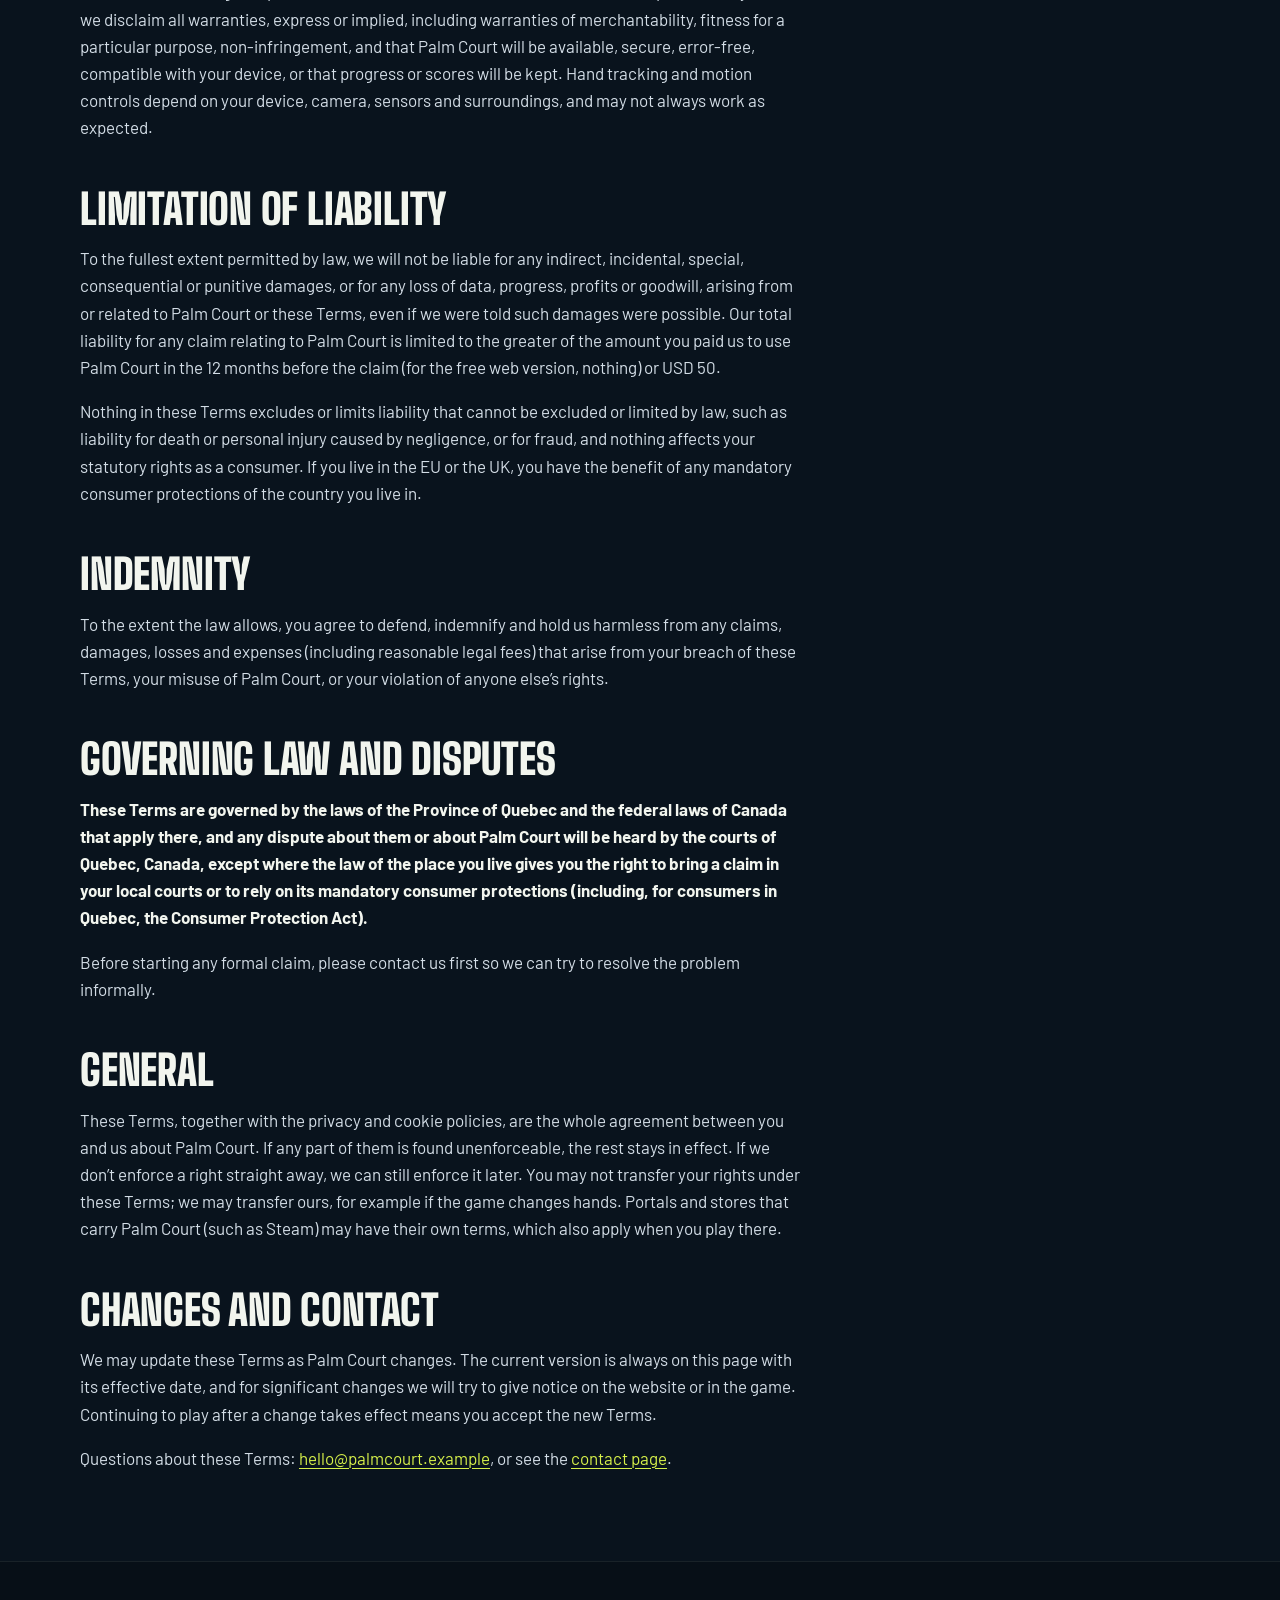
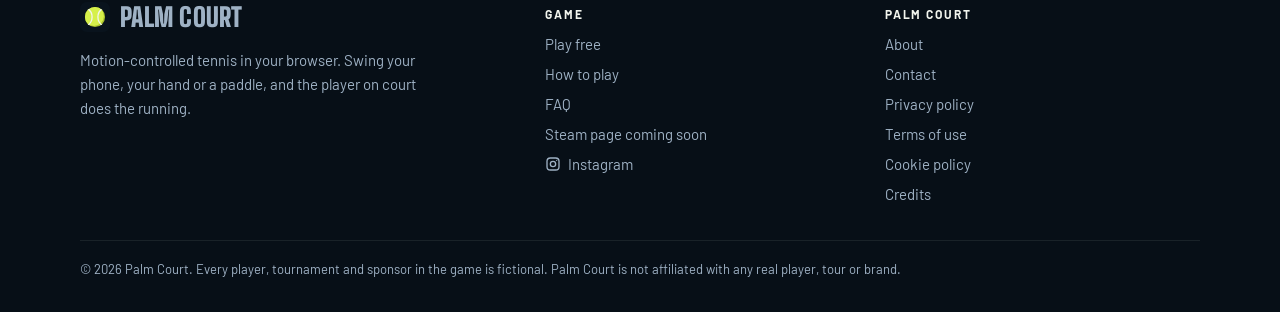
<file: terms.html>
<!doctype html>
<!--
  Note for the owner: these terms were drafted to match how Palm Court actually works, but they are not legal advice.
  Have a qualified lawyer in Quebec review them (and the privacy and cookie policies) before relying on them.
-->
<html lang="en">
<head>
<meta charset="utf-8">
<meta name="viewport" content="width=device-width, initial-scale=1, viewport-fit=cover">
<title>Terms of use | Palm Court</title>
<meta name="description" content="The terms for playing Palm Court in your browser: playing safely, online conduct, ads, and the usual legal limits.">
<!-- Addresses use the placeholder palmcourt.example: tools/build-site.mjs swaps in SITE_URL from site/config.mjs. -->
<link rel="canonical" href="https://palmcourt.example/terms.html">
<meta property="og:type" content="article">
<meta property="og:site_name" content="Palm Court">
<meta property="og:title" content="Terms of use | Palm Court">
<meta property="og:description" content="The terms for playing Palm Court in your browser: playing safely, online conduct, ads, and the usual legal limits.">
<meta property="og:url" content="https://palmcourt.example/terms.html">
<meta property="og:image" content="https://palmcourt.example/site/og.jpg">
<meta property="og:image:width" content="1200"><meta property="og:image:height" content="630">
<meta property="og:image:alt" content="A Palm Court match at golden hour on a blue hard court in a packed stadium">
<meta name="twitter:card" content="summary_large_image">
<meta name="theme-color" content="#09131d">
<link rel="icon" href="site/icon.svg" type="image/svg+xml">
<link rel="apple-touch-icon" href="site/apple-touch-icon.png">
<link rel="manifest" href="manifest.webmanifest">
<link rel="preconnect" href="https://fonts.googleapis.com">
<link rel="preconnect" href="https://fonts.gstatic.com" crossorigin>
<link rel="stylesheet" href="https://fonts.googleapis.com/css2?family=Big+Shoulders+Display:wght@700;900&family=Barlow:wght@400;600;700&display=swap">
<link rel="stylesheet" href="site/site.css">
<script src="site/site.js" defer></script>
<!-- AdSense tag: the deploy step writes it on the next line once site/config.mjs has a publisher id. -->
<!-- adsense -->
</head>
<body>
<a class="skip" href="#main">Skip to content</a>
<header class="site-head">
  <div class="wrap">
    <a class="logo" href="./"><img src="site/icon.svg" alt="" width="30" height="30">Palm Court</a>
    <nav class="nav" aria-label="Main"><a href="how-to-play.html">How to play</a><a href="faq.html">FAQ</a><a href="about.html">About</a></nav>
    <a class="btn primary" href="play/">Play free</a>
  </div>
</header>
<main id="main">
<section class="page-head">
  <div class="wrap">
    <p class="eyebrow">Legal</p>
    <h1>Terms of use</h1>
    <p class="lede">The short version: Palm Court is free to play, so play fair, play safely, keep your leaderboard name clean, and understand that the game comes as it is.</p>
    <p class="meta">Effective date: 3 October 2026</p>
  </div>
</section>
<div class="wrap layout">
  <article class="prose">
    <h2 id="agreement">Agreeing to these terms</h2>
    <p>These terms of use (the “Terms”) apply to the Palm Court website, the browser game, the phone racket page and any related online features (together, “Palm Court”). Palm Court is made and run by its independent developer (“we”, “us”). By opening or playing Palm Court you agree to these Terms and to our <a href="privacy.html">privacy policy</a> and <a href="cookies.html">cookie policy</a>. If you don’t agree, please don’t use Palm Court.</p>
    <!-- OWNER: if you trade under a company or want your legal name on record, add it here, e.g. "Palm Court is made and run by [legal name], [postal address]". -->
    <h2 id="eligibility">Who can play</h2>
    <p>Palm Court is intended for players aged 13 and over. It is not directed at children under 13, and you must not use the online features (online backup, leaderboards, online matches) if you are under 13. If you are under the age of majority where you live, a parent or guardian must read and agree to these Terms for you and should supervise your play, especially the motion controls.</p>
    <h2 id="licence">Your licence to play</h2>
    <p>We give you a personal, non-exclusive, non-transferable, revocable licence to play Palm Court for your own non-commercial entertainment, as long as you follow these Terms. You may not:</p>
    <ul>
    <li>copy, modify, resell, rent, sublicense or redistribute the game or its content, or host it on another website or portal, without our written permission;</li>
    <li>reverse-engineer, decompile or extract the game’s code or assets to build a competing product, except as far as the law expressly allows or an open-source licence covers that part (see <a href="credits.html">Credits</a>);</li>
    <li>use bots, scripts, modified clients or any exploit to cheat, manipulate leaderboards or rewards, or overload or attack our services or the services we rely on.</li>
    </ul>
    <p>You may stream, record and share videos and screenshots of yourself playing, including on monetised channels, as long as you don’t suggest we endorse you.</p>
    <h2 id="safety">Play safely</h2>
    <p>Palm Court is played with real movement, and you are responsible for your own safety and your surroundings.</p>
    <ul>
    <li><strong>Clear the space.</strong> Make sure there is enough room to swing in every direction, with no people, pets, furniture, screens, windows, lamps or ceiling fans within reach.</li>
    <li><strong>Hold on.</strong> When you use a phone as the racket, hold it firmly, use a wrist strap or a grippy case, and don’t let go mid-swing. Dry your hands if they get sweaty.</li>
    <li><strong>Know your limits.</strong> Warm up, take regular breaks, and stop immediately if you feel pain, dizziness, numbness or discomfort. Ask a doctor before playing if you have a medical condition, an injury or are pregnant.</li>
    <li><strong>Supervise children</strong> who play with the motion controls.</li>
    </ul>
    <p>To the extent the law allows, we are not responsible for injury, or for damage to phones, screens or other property, that happens while you play.</p>
    <h2 id="health">Photosensitivity and health warning</h2>
    <div class="box"><p>A very small number of people may have a seizure when exposed to certain visual images, including flashing lights or patterns that can appear in video games. People with no history of seizures or epilepsy may still have an undiagnosed condition. If you or anyone in your family has epilepsy or has had seizures, consult a doctor before playing.</p>
    <p>Stop playing immediately and consult a doctor if you experience light-headedness, altered vision, eye or muscle twitching, loss of awareness, disorientation, involuntary movements or convulsions. Parents should watch for these symptoms in children. To reduce the risk, play in a well-lit room, sit or stand a comfortable distance from the screen, avoid playing when tired, and take a break every hour. Settings offers a reduced-motion option.</p></div>
    <h2 id="conduct">Online play, conduct and names</h2>
    <p>Online matches are peer-to-peer: they are set up only between people who share a match link or code, and there is no public matchmaking or chat. Only share your link with people you know and trust. We don’t monitor or moderate online matches and aren’t responsible for how other players behave; as with any direct connection, the other player’s device can see your IP address (see the <a href="privacy.html#online">privacy policy</a>).</p>
    <p>When you play online or choose a leaderboard name, you agree not to:</p>
    <ul>
    <li>use a name that is offensive, hateful, sexual, threatening, impersonates someone else, infringes someone’s rights, advertises something, or contains personal information (yours or anyone else’s);</li>
    <li>harass, threaten or abuse other players;</li>
    <li>cheat, submit false scores, or interfere with the game, the leaderboards or other players’ connections.</li>
    </ul>
    <p>Leaderboard names and scores are public. We may filter, change or remove any name or score, reset leaderboards, and block a player from the online features at any time, without notice, if we believe these Terms have been broken or to protect players or the service.</p>
    <h2 id="content">Your names and content</h2>
    <p>The only content you can put into Palm Court is your display name and leaderboard name. You keep whatever rights you have in them, and you give us a worldwide, royalty-free licence to store, display and remove them as needed to run the game. You are responsible for what you enter.</p>
    <h2 id="progress">Progress, Fuzz and unlocks</h2>
    <p>Levels, XP, Fuzz, unlocks, cosmetics, rankings and other in-game items are part of the game, not property. They are earned only by playing, can’t be bought, sold, transferred or exchanged for money or anything of value, and have no monetary value. Progress is stored in your browser (and, if you leave online backup on, as a copy with our database provider); we can’t guarantee it will never be lost and we can’t restore it if it is deleted. We may rebalance, change or reset rewards, prices, items and leaderboards as the game develops.</p>
    <h2 id="ads">Ads and third-party services</h2>
    <p>The free web version shows ads served by Google and, on game portals, by the portal and its partners. Palm Court also relies on third-party services, such as its hosting provider, content networks, the PeerJS connection service for online play and Supabase for online backup and leaderboards. Those services, the ads, and any website an ad or link takes you to are provided by others under their own terms and privacy policies; we don’t control them and aren’t responsible for them. How data is used is explained in the <a href="privacy.html">privacy policy</a> and the <a href="cookies.html">cookie policy</a>.</p>
    <h2 id="ip">Intellectual property</h2>
    <p>Palm Court, including its code, graphics, sounds, text, the name “Palm Court” and its logo, belongs to us or our licensors and is protected by copyright, trademark and other laws. Open-source components are used under their own licences, listed on the <a href="credits.html">Credits</a> page. Apart from the licence above, these Terms don’t give you any rights in Palm Court. If you send us ideas or feedback, we may use them freely without owing you anything.</p>
    <h2 id="fiction">Fictional content</h2>
    <p>All players, tournaments, sponsors and brands shown in Palm Court are fictional. Any resemblance to real people or organisations is coincidental. Palm Court is not affiliated with, sponsored or endorsed by any real player, tour, federation, league or brand.</p>
    <h2 id="copyright">Copyright complaints</h2>
    <p>We respect the rights of others. If you believe something in Palm Court (including a leaderboard name) infringes your copyright or trademark, email <a href="mailto:hello@palmcourt.example">hello@palmcourt.example</a> with the subject “Copyright notice” and include:</p>
    <ol>
    <li>your name and contact details (postal address, phone number and email);</li>
    <li>a description of the work you say is infringed;</li>
    <li>where the material is in Palm Court, in enough detail for us to find it;</li>
    <li>a statement that you have a good-faith belief that the use is not authorised by the owner, its agent or the law;</li>
    <li>a statement, under penalty of perjury, that the information in your notice is accurate and that you are the owner or authorised to act for the owner; and</li>
    <li>your physical or electronic signature.</li>
    </ol>
    <p>This follows the notice requirements of the US Digital Millennium Copyright Act (17 U.S.C. § 512). We will remove or disable material that we reasonably believe infringes, and may block players who infringe repeatedly. If your material was removed and you believe it was a mistake, you can send us a counter-notice with the information that law requires. Knowingly false notices may make you liable for damages.</p>
    <h2 id="availability">Availability, changes and ending access</h2>
    <p>We may change, update, suspend or stop Palm Court, or any feature of it (including online play, online backup and leaderboards), at any time, temporarily or permanently, with or without notice. We may suspend or end your access to the online features if you break these Terms or if we need to for legal or security reasons. You can stop using Palm Court at any time; to delete your data, see the <a href="privacy.html#rights">privacy policy</a>. Sections that by their nature should survive (including intellectual property, disclaimers, limitation of liability, indemnity and governing law) continue to apply after your use ends.</p>
    <h2 id="warranty">No warranty</h2>
    <p>Palm Court is a free game provided “as is” and “as available”. To the fullest extent permitted by law, we disclaim all warranties, express or implied, including warranties of merchantability, fitness for a particular purpose, non-infringement, and that Palm Court will be available, secure, error-free, compatible with your device, or that progress or scores will be kept. Hand tracking and motion controls depend on your device, camera, sensors and surroundings, and may not always work as expected.</p>
    <h2 id="liability">Limitation of liability</h2>
    <p>To the fullest extent permitted by law, we will not be liable for any indirect, incidental, special, consequential or punitive damages, or for any loss of data, progress, profits or goodwill, arising from or related to Palm Court or these Terms, even if we were told such damages were possible. Our total liability for any claim relating to Palm Court is limited to the greater of the amount you paid us to use Palm Court in the 12 months before the claim (for the free web version, nothing) or USD 50.</p>
    <p>Nothing in these Terms excludes or limits liability that cannot be excluded or limited by law, such as liability for death or personal injury caused by negligence, or for fraud, and nothing affects your statutory rights as a consumer. If you live in the EU or the UK, you have the benefit of any mandatory consumer protections of the country you live in.</p>
    <h2 id="indemnity">Indemnity</h2>
    <p>To the extent the law allows, you agree to defend, indemnify and hold us harmless from any claims, damages, losses and expenses (including reasonable legal fees) that arise from your breach of these Terms, your misuse of Palm Court, or your violation of anyone else’s rights.</p>
    <h2 id="law">Governing law and disputes</h2>
    <p><strong>These Terms are governed by the laws of the Province of Quebec and the federal laws of Canada that apply there, and any dispute about them or about Palm Court will be heard by the courts of Quebec, Canada, except where the law of the place you live gives you the right to bring a claim in your local courts or to rely on its mandatory consumer protections (including, for consumers in Quebec, the Consumer Protection Act).</strong></p>
    <p>Before starting any formal claim, please contact us first so we can try to resolve the problem informally.</p>
    <h2 id="general">General</h2>
    <p>These Terms, together with the privacy and cookie policies, are the whole agreement between you and us about Palm Court. If any part of them is found unenforceable, the rest stays in effect. If we don’t enforce a right straight away, we can still enforce it later. You may not transfer your rights under these Terms; we may transfer ours, for example if the game changes hands. Portals and stores that carry Palm Court (such as Steam) may have their own terms, which also apply when you play there.</p>
    <h2 id="changes">Changes and contact</h2>
    <p>We may update these Terms as Palm Court changes. The current version is always on this page with its effective date, and for significant changes we will try to give notice on the website or in the game. Continuing to play after a change takes effect means you accept the new Terms.</p>
    <p>Questions about these Terms: <a href="mailto:hello@palmcourt.example">hello@palmcourt.example</a>, or see the <a href="contact.html">contact page</a>.</p>
  </article>
  <nav class="toc" aria-label="On this page"><b>On this page</b><ol><li><a href="#agreement">Agreement</a></li><li><a href="#eligibility">Who can play</a></li><li><a href="#licence">Licence</a></li><li><a href="#safety">Play safely</a></li><li><a href="#health">Health warning</a></li><li><a href="#conduct">Online play and names</a></li><li><a href="#content">Your content</a></li><li><a href="#progress">Progress and Fuzz</a></li><li><a href="#ads">Ads and other services</a></li><li><a href="#ip">Intellectual property</a></li><li><a href="#fiction">Fictional content</a></li><li><a href="#copyright">Copyright complaints</a></li><li><a href="#availability">Availability</a></li><li><a href="#warranty">No warranty</a></li><li><a href="#liability">Liability</a></li><li><a href="#indemnity">Indemnity</a></li><li><a href="#law">Governing law</a></li><li><a href="#general">General</a></li><li><a href="#changes">Changes and contact</a></li></ol></nav>
</div>
</main>
<footer class="site-foot">
  <div class="wrap">
    <div>
      <a class="logo" href="./"><img src="site/icon.svg" alt="" width="30" height="30" loading="lazy">Palm Court</a>
      <p>Motion-controlled tennis in your browser. Swing your phone, your hand or a paddle, and the player on court does the running.</p>
    </div>
    <div>
      <h2>Game</h2>
      <ul><li><a href="play/">Play free</a></li><li><a href="how-to-play.html">How to play</a></li><li><a href="faq.html">FAQ</a></li><li><a data-steam href="https://store.steampowered.com/app/YOUR_APP_ID/Palm_Court/"><span>Wishlist on Steam</span></a></li><li><a class="social" href="https://www.instagram.com/palmcourt.game/" target="_blank" rel="noopener" aria-label="Instagram: @palmcourt.game (opens in a new tab)"><svg aria-hidden="true" focusable="false" width="16" height="16" viewBox="0 0 24 24" fill="none" stroke="currentColor" stroke-width="2"><rect x="3" y="3" width="18" height="18" rx="5"/><circle cx="12" cy="12" r="4"/><circle cx="17.5" cy="6.5" r="1" fill="currentColor" stroke="none"/></svg>Instagram</a></li></ul>
    </div>
    <div>
      <h2>Palm Court</h2>
      <ul><li><a href="about.html">About</a></li><li><a href="contact.html">Contact</a></li><li><a href="privacy.html">Privacy policy</a></li><li><a href="terms.html">Terms of use</a></li><li><a href="cookies.html">Cookie policy</a></li><li><a href="credits.html">Credits</a></li></ul>
    </div>
    <p class="fine">© <span data-year>2026</span> Palm Court. Every player, tournament and sponsor in the game is fictional. Palm Court is not affiliated with any real player, tour or brand.</p>
  </div>
</footer>
</body>
</html>
</file>
<file: site/site.css>
/* Palm Court website: the landing page and the content pages. Same tokens and type as the game (play/index.html). */
:root {
  --ink: #09131d;
  --ink-2: #0f1f30;
  --ink-3: #13263a;
  --edge: rgba(242, 245, 238, 0.13);
  --line: rgba(242, 245, 238, 0.08);
  --chalk: #f2f5ee;
  --mist: #9fb2c5;
  --optic: #d6f04a;
  --optic-ink: #1b2300;
  --court: #2c5d9e;
  --clay: #c8643b;
  --grass: #4f8a3a;
  --coral: #ff7a62;
  --display: "Big Shoulders Display", "Arial Narrow", "Roboto Condensed", Impact, sans-serif;
  --body: "Barlow", "Segoe UI", system-ui, -apple-system, sans-serif;
  --wrap: 1120px;
  --gut: max(16px, env(safe-area-inset-left));
  --ease-out: cubic-bezier(.2, .8, .2, 1);
  color-scheme: dark;
}
* { box-sizing: border-box; }
html { -webkit-text-size-adjust: 100%; scroll-padding-top: 76px; }
body { margin: 0; background: var(--ink); color: var(--chalk); font: 17px/1.6 var(--body); -webkit-font-smoothing: antialiased; overflow-x: hidden; }
img, svg { max-width: 100%; height: auto; }
a { color: var(--optic); text-underline-offset: .18em; text-decoration-thickness: 1px; }
a:hover { text-decoration-thickness: 2px; }
:focus-visible { outline: 2px solid var(--optic); outline-offset: 3px; border-radius: 2px; }
.skip { position: absolute; left: 12px; top: -60px; z-index: 100; padding: 10px 14px; background: var(--optic); color: var(--optic-ink); font-weight: 700; text-decoration: none; }
.skip:focus { top: 12px; }
.wrap { width: min(var(--wrap), 100% - 2 * var(--gut)); margin-inline: auto; }
.eyebrow { margin: 0 0 10px; font: 700 13px/1 var(--body); letter-spacing: .16em; text-transform: uppercase; color: var(--optic); }
h1, h2, h3 { text-wrap: balance; }
h1, h2 { font-family: var(--display); font-weight: 900; text-transform: uppercase; letter-spacing: -.005em; line-height: .92; margin: 0; }
h2 { font-size: clamp(38px, 6vw, 58px); }
h3 { font: 700 20px/1.25 var(--body); margin: 0 0 6px; }
.lede { color: var(--mist); font-size: clamp(17px, 2vw, 20px); max-width: 60ch; margin: 14px 0 0; }
.ball { display: inline-block; width: .5em; height: .5em; border-radius: 50%; background: var(--optic); vertical-align: .04em; margin-left: .06em; box-shadow: inset -.08em -.06em 0 rgba(0,0,0,.18); }

/* ---------- buttons ---------- */
.btn { display: inline-flex; align-items: center; justify-content: center; gap: 10px; min-height: 48px; padding: 12px 22px; border: 1px solid var(--edge);
  background: rgba(242,245,238,.06); color: var(--chalk); font: 700 16px/1.1 var(--body); letter-spacing: .02em; text-decoration: none; cursor: pointer;
  transition: background .15s, transform .15s var(--ease-out), border-color .15s; }
.btn:hover { background: rgba(242,245,238,.12); border-color: rgba(242,245,238,.3); text-decoration: none; }
.btn.primary { background: var(--optic); color: var(--optic-ink); border-color: var(--optic); }
.btn.primary:hover { background: #e2f86a; }
.btn.big { min-height: 58px; padding: 14px 28px; font-size: 18px; }
.btn.primary::after { content: ''; width: 8px; height: 8px; border: solid currentColor; border-width: 2px 2px 0 0; transform: rotate(45deg); transition: transform .15s var(--ease-out); }
.btn.primary:hover::after { transform: translateX(3px) rotate(45deg); }
.btn[aria-disabled="true"] { opacity: .7; cursor: default; pointer-events: none; }
.btn svg { width: 20px; height: 20px; flex: none; }
.actions { display: flex; flex-wrap: wrap; gap: 12px; margin-top: 26px; }

/* ---------- header / nav ---------- */
.site-head { position: sticky; top: 0; z-index: 50; background: rgba(9,19,29,.86); -webkit-backdrop-filter: blur(10px); backdrop-filter: blur(10px); border-bottom: 1px solid var(--line); }
.site-head .wrap { display: flex; align-items: center; gap: 18px; min-height: 64px; }
.logo { display: inline-flex; align-items: center; gap: 10px; color: var(--chalk); text-decoration: none; font: 900 26px/1 var(--display); text-transform: uppercase; letter-spacing: .01em; white-space: nowrap; }
.logo img { width: 30px; height: 30px; }
.nav { display: flex; gap: 4px; margin-left: auto; }
.nav a { color: var(--mist); text-decoration: none; font-weight: 600; font-size: 15px; padding: 8px 10px; white-space: nowrap; }
.nav a:hover, .nav a[aria-current="page"] { color: var(--chalk); }
.nav a[aria-current="page"] { box-shadow: inset 0 -2px var(--optic); }
.site-head .btn { min-height: 40px; padding: 8px 16px; font-size: 15px; }
@media (max-width: 820px) {
  .site-head .wrap { flex-wrap: wrap; gap: 0 12px; padding-top: 8px; }
  .site-head .btn { margin-left: auto; }
  .nav { order: 3; width: 100%; margin: 0 -10px; overflow-x: auto; scrollbar-width: none; }
  .nav::-webkit-scrollbar { display: none; }
}

/* ---------- landing: hero ---------- */
.hero { position: relative; isolation: isolate; min-height: min(86vh, 820px); display: flex; align-items: flex-end; padding: 120px 0 56px; overflow: hidden; }
.hero-img { position: absolute; inset: 0; z-index: -2; width: 100%; height: 100%; object-fit: cover; object-position: 50% 45%; }
.hero::before { content: ''; position: absolute; inset: 0; z-index: -1;
  background: linear-gradient(90deg, rgba(9,19,29,.92) 0%, rgba(9,19,29,.7) min(520px, 60%), rgba(9,19,29,.1) min(900px, 100%)), linear-gradient(0deg, var(--ink) 0%, rgba(9,19,29,0) 42%); }
.hero h1 { font-size: clamp(64px, 12vw, 148px); line-height: .8; }
.hero .lede { color: #c9d5e0; max-width: 34ch; font-size: clamp(18px, 2.2vw, 22px); }
.chips { display: flex; flex-wrap: wrap; gap: 8px 18px; margin: 22px 0 0; padding: 0; list-style: none; color: var(--mist); font-size: 15px; font-weight: 600; }
.chips li::before { content: ''; display: inline-block; width: 7px; height: 7px; border-radius: 50%; background: var(--optic); margin-right: 8px; vertical-align: .12em; }
@media (max-width: 640px) {
  .hero { min-height: 0; padding: 0 0 36px; flex-direction: column; align-items: stretch; }
  .hero-img { position: static; height: auto; aspect-ratio: 16 / 9; }
  .hero::before { background: linear-gradient(0deg, var(--ink) 0%, rgba(9,19,29,0) 30%); height: calc(100vw * 9 / 16); }
  .hero .wrap { margin-top: -28px; }
  .hero .actions .btn { flex: 1 1 100%; }
}

/* ---------- sections ---------- */
.section { padding: clamp(56px, 9vw, 104px) 0; border-top: 1px solid var(--line); }
.section.tint { background: var(--ink-2); }
.section-head { max-width: 760px; margin-bottom: 36px; }
.grid { display: grid; gap: 16px; grid-template-columns: repeat(auto-fill, minmax(min(100%, 300px), 1fr)); }
.card { background: rgba(242,245,238,.035); border: 1px solid var(--line); padding: 22px 22px 20px; }
.card p { margin: 0; color: var(--mist); }
.card .ico { display: grid; place-items: center; width: 44px; height: 44px; margin-bottom: 14px; border-radius: 50%; background: rgba(214,240,74,.12); color: var(--optic); }
.card .ico svg { width: 24px; height: 24px; }
/* controls: four ways to swing */
.ways { display: grid; gap: 16px; grid-template-columns: repeat(auto-fill, minmax(min(100%, 250px), 1fr)); counter-reset: way; }
.way { position: relative; background: var(--ink); border: 1px solid var(--edge); padding: 24px 22px; }
.way .tagline { display: inline-block; margin-bottom: 10px; font: 700 12px/1 var(--body); letter-spacing: .14em; text-transform: uppercase; color: var(--optic-ink); background: var(--optic); padding: 5px 8px; }
.way .tagline.muted { background: rgba(242,245,238,.12); color: var(--chalk); }
.way ol { margin: 12px 0 0; padding-left: 20px; color: var(--mist); }
.way li + li { margin-top: 6px; }
.way h3 { font: 900 30px/1 var(--display); text-transform: uppercase; }
/* the tour: fictional pros */
.pros { display: grid; gap: 14px; grid-template-columns: repeat(auto-fill, minmax(min(100%, 200px), 1fr)); }
.pro { background: rgba(242,245,238,.035); border: 1px solid var(--line); padding: 16px; display: grid; grid-template-columns: 64px 1fr; gap: 4px 14px; align-items: center; }
.pro img { grid-row: span 2; width: 64px; height: 64px; border-radius: 50%; background: var(--ink-3); }
.pro b { font: 900 24px/1 var(--display); text-transform: uppercase; }
.pro .meta { color: var(--optic); font-size: 13px; font-weight: 700; letter-spacing: .08em; text-transform: uppercase; }
.pro p { grid-column: 1 / -1; margin: 8px 0 0; color: var(--mist); font-size: 15px; line-height: 1.45; }
.note { color: var(--mist); font-size: 14px; margin-top: 18px; }
/* feature strip with the three surfaces */
.surfaces { display: flex; gap: 8px; margin-top: 14px; }
.surfaces span { flex: 1; height: 8px; }
/* FAQ */
.faq { display: grid; gap: 10px; max-width: 860px; }
.faq details { border: 1px solid var(--line); background: rgba(242,245,238,.03); }
.faq summary { cursor: pointer; list-style: none; padding: 16px 48px 16px 20px; position: relative; font-weight: 700; font-size: 18px; }
.faq summary::-webkit-details-marker { display: none; }
.faq summary::after { content: ''; position: absolute; right: 22px; top: 50%; width: 9px; height: 9px; margin-top: -7px; border: solid var(--optic); border-width: 0 2px 2px 0; transform: rotate(45deg); transition: transform .2s var(--ease-out); }
.faq details[open] summary::after { transform: rotate(225deg); margin-top: -2px; }
.faq details > div { padding: 0 20px 18px; color: var(--mist); }
.faq details > div p { margin: 0 0 10px; }
.faq details > div p:last-child { margin-bottom: 0; }
/* Steam call to action */
.cta { display: grid; gap: 22px; grid-template-columns: 1fr auto; align-items: center; background: linear-gradient(120deg, #13263a, #0c1a28); border: 1px solid var(--edge); padding: clamp(24px, 4vw, 44px); }
.cta h2 { font-size: clamp(34px, 5vw, 50px); }
.cta p { margin: 10px 0 0; color: var(--mist); max-width: 52ch; }
@media (max-width: 720px) { .cta { grid-template-columns: 1fr; } .cta .btn { width: 100%; } }

/* ---------- article pages ---------- */
.page-head { padding: clamp(40px, 7vw, 80px) 0 28px; border-bottom: 1px solid var(--line); background: radial-gradient(90% 140% at 100% 0%, rgba(44,93,158,.28), transparent 60%); }
.page-head h1 { font-size: clamp(48px, 8vw, 88px); }
.page-head .meta { color: var(--mist); font-size: 14px; margin: 14px 0 0; }
.layout { display: grid; gap: 48px; grid-template-columns: minmax(0, 1fr) 240px; padding: 40px 0 72px; }
.layout.single { grid-template-columns: minmax(0, 1fr); }
.toc { position: sticky; top: 88px; align-self: start; font-size: 15px; }
.toc b { display: block; font: 700 12px/1 var(--body); letter-spacing: .16em; text-transform: uppercase; color: var(--mist); margin-bottom: 10px; }
.toc ol { list-style: none; margin: 0; padding: 0; border-left: 1px solid var(--edge); }
.toc a { display: block; padding: 5px 0 5px 14px; color: var(--mist); text-decoration: none; }
.toc a:hover { color: var(--chalk); }
@media (max-width: 900px) { .layout { grid-template-columns: minmax(0, 1fr); gap: 0; } .toc { display: none; } }
.prose { max-width: 72ch; }
.prose h2 { font-size: clamp(32px, 4.4vw, 42px); margin: 48px 0 14px; scroll-margin-top: 80px; }
.prose h2:first-child { margin-top: 0; }
.prose h3 { margin: 28px 0 8px; }
.prose p, .prose li { color: #d3dde6; }
.prose ul, .prose ol { padding-left: 22px; }
.prose li + li { margin-top: 6px; }
.prose strong { color: var(--chalk); }
.prose kbd, .keys kbd { display: inline-block; min-width: 1.8em; padding: 1px 7px; border: 1px solid var(--edge); border-bottom-width: 2px; background: var(--ink-3); font: 600 14px/1.5 var(--body); text-align: center; color: var(--chalk); }
.box { background: var(--ink-2); border: 1px solid var(--edge); border-left: 3px solid var(--optic); padding: 16px 20px; margin: 20px 0; }
.box p:first-child { margin-top: 0; } .box p:last-child, .box ul:last-child { margin-bottom: 0; }
.table-scroll { overflow-x: auto; margin: 16px 0; }
table { width: 100%; border-collapse: collapse; font-size: 15px; min-width: 480px; }
th, td { text-align: left; vertical-align: top; padding: 10px 12px; border-bottom: 1px solid var(--line); }
th { color: var(--mist); font-weight: 700; font-size: 13px; letter-spacing: .08em; text-transform: uppercase; }
td:first-child { color: var(--chalk); font-weight: 600; }

/* ---------- ads (content pages only, never over the game) ---------- */
.ad { margin: 40px auto; max-width: 970px; text-align: center; }
.ad-label { display: block; margin-bottom: 6px; color: var(--mist); font-size: 11px; letter-spacing: .16em; text-transform: uppercase; }
.ad ins { display: block; min-height: 250px; background: rgba(242,245,238,.02); }
.prose .ad { margin: 36px 0; }

/* ---------- footer ---------- */
.site-foot { border-top: 1px solid var(--line); padding: 40px 0 calc(32px + env(safe-area-inset-bottom)); color: var(--mist); font-size: 15px; background: #070f17; }
.site-foot .wrap { display: grid; gap: 24px; grid-template-columns: 1.4fr repeat(2, 1fr); }
.site-foot p { margin: 10px 0 0; max-width: 42ch; }
.site-foot h2 { font: 700 12px/1 var(--body); letter-spacing: .16em; color: var(--chalk); margin: 6px 0 12px; }
.site-foot ul { list-style: none; margin: 0; padding: 0; }
.site-foot li + li { margin-top: 6px; }
.site-foot a { color: var(--mist); text-decoration: none; }
.site-foot a:hover { color: var(--chalk); text-decoration: underline; }
.site-foot .fine { grid-column: 1 / -1; border-top: 1px solid var(--line); padding-top: 18px; font-size: 13px; max-width: none; }
@media (max-width: 640px) { .site-foot .wrap { grid-template-columns: 1fr 1fr; } .site-foot .wrap > div:first-child { grid-column: 1 / -1; } }
.site-foot a.social { display: inline-flex; align-items: center; gap: 7px; }
.site-foot a.social svg { flex: none; }

@media (prefers-reduced-motion: reduce) { *, *::before, *::after { transition: none !important; scroll-behavior: auto !important; } }
</file>
